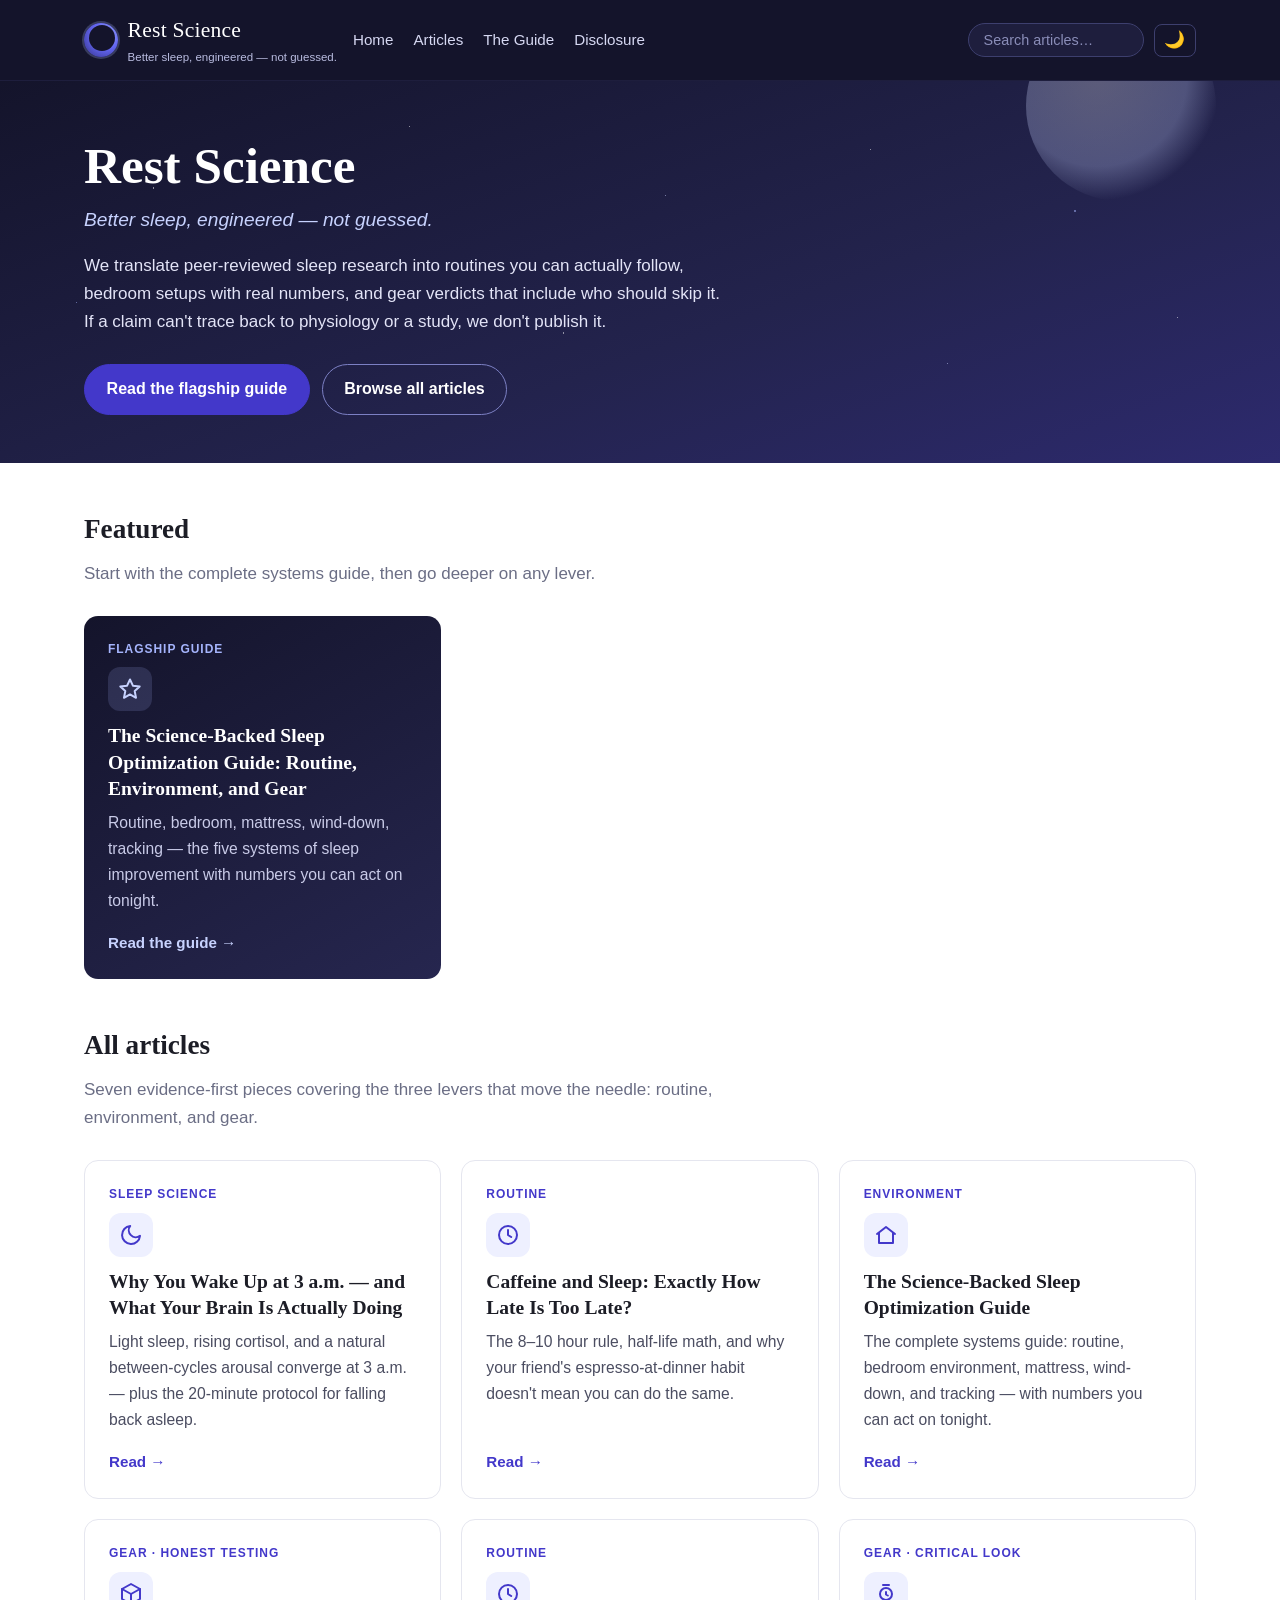
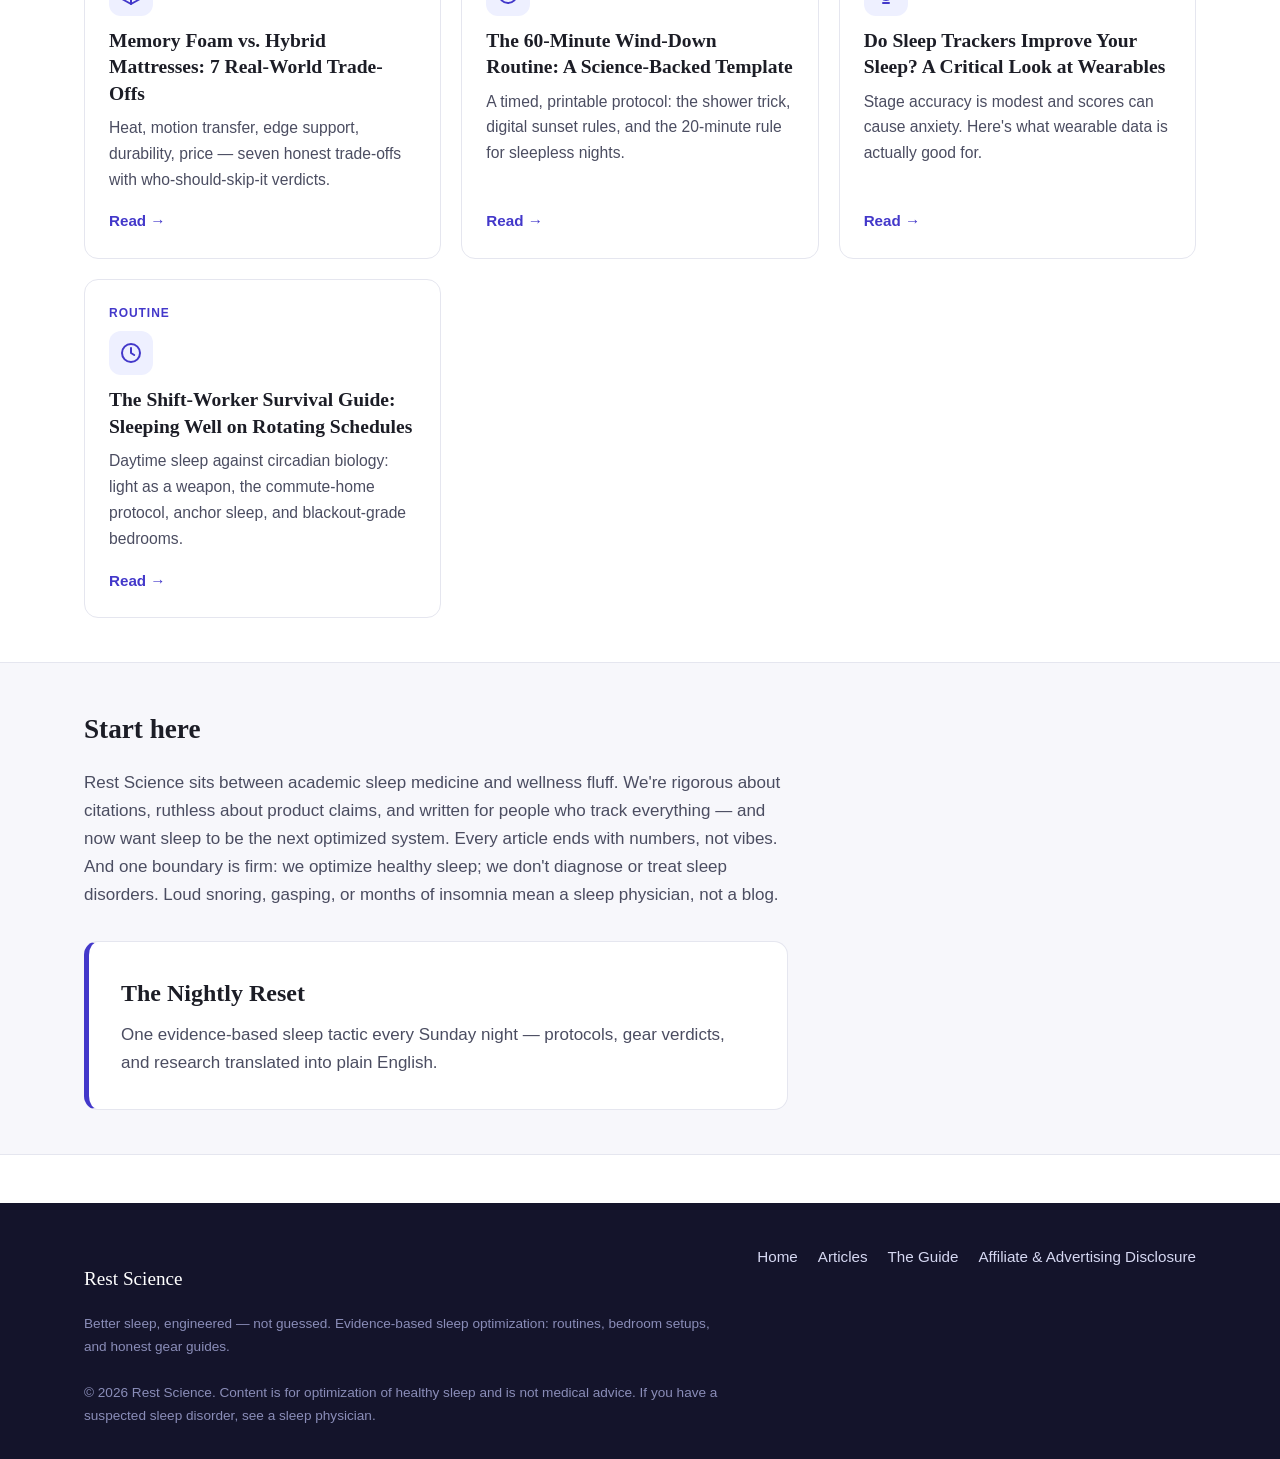
<file: index.html>
<!DOCTYPE html>
<html lang="en">
<head>
  <meta charset="utf-8">
  <meta name="viewport" content="width=device-width, initial-scale=1">
  <title>Rest Science — Better Sleep, Engineered, Not Guessed</title>
  <meta name="description" content="Rest Science turns peer-reviewed sleep research into practical routines, bedroom setups, and honest gear guides. Evidence-first sleep optimization — no vibes, no miracle gadgets.">
  <meta property="og:title" content="Rest Science — Better Sleep, Engineered, Not Guessed">
  <meta property="og:description" content="Evidence-based sleep improvement: routines, bedroom environment, and honest gear guides, all traced to real sleep physiology.">
  <meta property="og:type" content="website">
  <meta property="og:url" content="https://sleep-optimization.pages.dev/">
  <!-- MEDIVAVINE/JOURNEY: paste ad network script here -->
  <link rel="stylesheet" href="styles.css">
  <link rel="icon" href="data:image/svg+xml,<svg xmlns='http://www.w3.org/2000/svg' viewBox='0 0 100 100'><circle cx='50' cy='50' r='44' fill='%234338ca'/><path d='M64 22a30 30 0 1 0 14 56 34 34 0 0 1-14-56z' fill='%2314142b'/></svg>">
</head>
<body>
  <a class="skip-link" href="#main-content">Skip to content</a>
  <header class="site-header">
    <div class="wrap">
      <a class="brand" href="index.html" aria-label="Rest Science home">
        <span class="brand-mark" aria-hidden="true"></span>
        <span>
          <span class="brand-name">Rest Science</span>
          <span class="brand-tag">Better sleep, engineered — not guessed.</span>
        </span>
      </a>
            <nav class="main-nav" id="mainNav" aria-label="Main navigation">
        <ul>
          <li><a href="index.html">Home</a></li>
          <li><a href="index.html#articles">Articles</a></li>
          <li><a href="articles/the-science-backed-sleep-optimization-guide.html">The Guide</a></li>
          <li><a href="disclosure.html">Disclosure</a></li>
        </ul>
      </nav>
      <div class="header-actions">
        <div class="site-search">
          <input type="search" id="siteSearch" placeholder="Search articles&hellip;" autocomplete="off" aria-label="Search articles">
          <ul class="search-results" id="searchResults" role="listbox" aria-label="Search results" hidden></ul>
        </div>
        <button class="theme-toggle" id="themeToggle" aria-label="Switch to dark mode" aria-pressed="false">&#x1F319;</button>
        <button class="nav-toggle" aria-label="Toggle navigation" aria-expanded="false" aria-controls="mainNav">☰</button>
      </div>
    </div>
  </header>

  <main id="main-content">
    <section class="hero">
      <div class="hero-inner">
        <h1>Rest Science</h1>
        <p class="tagline">Better sleep, engineered — not guessed.</p>
        <p class="pitch">We translate peer-reviewed sleep research into routines you can actually follow, bedroom setups with real numbers, and gear verdicts that include who should skip it. If a claim can't trace back to physiology or a study, we don't publish it.</p>
        <div class="btn-row">
          <a class="btn" href="articles/the-science-backed-sleep-optimization-guide.html">Read the flagship guide</a>
          <a class="btn btn-ghost" href="#articles">Browse all articles</a>
        </div>
      </div>
    </section>

    <section class="section" aria-labelledby="featured-heading">
      <div class="wrap">
        <h2 class="section-title" id="featured-heading">Featured</h2>
        <p class="section-sub">Start with the complete systems guide, then go deeper on any lever.</p>
        <div class="card-grid">
          <article class="card card-featured">
            <span class="card-kicker">Flagship guide</span>
            <div class="card-art" aria-hidden="true"><svg viewBox="0 0 24 24" fill="none" stroke="currentColor" stroke-width="2" stroke-linecap="round" stroke-linejoin="round"><path d="M12 2.5l2.9 6.2 6.8.8-5 4.6 1.3 6.7L12 17.4 6 20.8l1.3-6.7-5-4.6 6.8-.8z"/></svg></div>
            <h3><a href="articles/the-science-backed-sleep-optimization-guide.html">The Science-Backed Sleep Optimization Guide: Routine, Environment, and Gear</a></h3>
            <p>Routine, bedroom, mattress, wind-down, tracking — the five systems of sleep improvement with numbers you can act on tonight.</p>
            <a class="read-more" href="articles/the-science-backed-sleep-optimization-guide.html">Read the guide →</a>
          </article>
        </div>
      </div>
    </section>

    <section class="section" id="articles" aria-labelledby="articles-heading" style="padding-top:0">
      <div class="wrap">
        <h2 class="section-title" id="articles-heading">All articles</h2>
        <p class="section-sub">Seven evidence-first pieces covering the three levers that move the needle: routine, environment, and gear.</p>
        <div class="card-grid">
          <article class="card">
            <span class="card-kicker">Sleep science</span>
            <div class="card-art" aria-hidden="true"><svg viewBox="0 0 24 24" fill="none" stroke="currentColor" stroke-width="2" stroke-linecap="round" stroke-linejoin="round"><path d="M21 12.8A9 9 0 1 1 11.2 3a7 7 0 0 0 9.8 9.8z"/></svg></div>
            <h3><a href="articles/why-you-wake-up-at-3am-and-what-your-brain-is-actually-doing.html">Why You Wake Up at 3 a.m. — and What Your Brain Is Actually Doing</a></h3>
            <p>Light sleep, rising cortisol, and a natural between-cycles arousal converge at 3 a.m. — plus the 20-minute protocol for falling back asleep.</p>
            <a class="read-more" href="articles/why-you-wake-up-at-3am-and-what-your-brain-is-actually-doing.html">Read →</a>
          </article>
          <article class="card">
            <span class="card-kicker">Routine</span>
            <div class="card-art" aria-hidden="true"><svg viewBox="0 0 24 24" fill="none" stroke="currentColor" stroke-width="2" stroke-linecap="round" stroke-linejoin="round"><circle cx="12" cy="12" r="9"/><path d="M12 7v5l3.2 2"/></svg></div>
            <h3><a href="articles/caffeine-and-sleep-exactly-how-late-is-too-late.html">Caffeine and Sleep: Exactly How Late Is Too Late?</a></h3>
            <p>The 8–10 hour rule, half-life math, and why your friend's espresso-at-dinner habit doesn't mean you can do the same.</p>
            <a class="read-more" href="articles/caffeine-and-sleep-exactly-how-late-is-too-late.html">Read →</a>
          </article>
          <article class="card">
            <span class="card-kicker">Environment</span>
            <div class="card-art" aria-hidden="true"><svg viewBox="0 0 24 24" fill="none" stroke="currentColor" stroke-width="2" stroke-linecap="round" stroke-linejoin="round"><path d="M3 11l9-7 9 7"/><path d="M5 10v10h14V10"/></svg></div>
            <h3><a href="articles/the-science-backed-sleep-optimization-guide.html">The Science-Backed Sleep Optimization Guide</a></h3>
            <p>The complete systems guide: routine, bedroom environment, mattress, wind-down, and tracking — with numbers you can act on tonight.</p>
            <a class="read-more" href="articles/the-science-backed-sleep-optimization-guide.html">Read →</a>
          </article>
          <article class="card">
            <span class="card-kicker">Gear · honest testing</span>
            <div class="card-art" aria-hidden="true"><svg viewBox="0 0 24 24" fill="none" stroke="currentColor" stroke-width="2" stroke-linecap="round" stroke-linejoin="round"><path d="M12 2l9 5v10l-9 5-9-5V7z"/><path d="M12 22V12"/><path d="M3 7l9 5 9-5"/></svg></div>
            <h3><a href="articles/memory-foam-vs-hybrid-mattresses-7-real-world-trade-offs.html">Memory Foam vs. Hybrid Mattresses: 7 Real-World Trade-Offs</a></h3>
            <p>Heat, motion transfer, edge support, durability, price — seven honest trade-offs with who-should-skip-it verdicts.</p>
            <a class="read-more" href="articles/memory-foam-vs-hybrid-mattresses-7-real-world-trade-offs.html">Read →</a>
          </article>
          <article class="card">
            <span class="card-kicker">Routine</span>
            <div class="card-art" aria-hidden="true"><svg viewBox="0 0 24 24" fill="none" stroke="currentColor" stroke-width="2" stroke-linecap="round" stroke-linejoin="round"><circle cx="12" cy="12" r="9"/><path d="M12 7v5l3.2 2"/></svg></div>
            <h3><a href="articles/the-60-minute-wind-down-routine-a-science-backed-template.html">The 60-Minute Wind-Down Routine: A Science-Backed Template</a></h3>
            <p>A timed, printable protocol: the shower trick, digital sunset rules, and the 20-minute rule for sleepless nights.</p>
            <a class="read-more" href="articles/the-60-minute-wind-down-routine-a-science-backed-template.html">Read →</a>
          </article>
          <article class="card">
            <span class="card-kicker">Gear · critical look</span>
            <div class="card-art" aria-hidden="true"><svg viewBox="0 0 24 24" fill="none" stroke="currentColor" stroke-width="2" stroke-linecap="round" stroke-linejoin="round"><circle cx="12" cy="12" r="6"/><path d="M12 10v2.5l1.8 1"/><path d="M9 3h6M9 21h6"/></svg></div>
            <h3><a href="articles/do-sleep-trackers-improve-your-sleep-a-critical-look-at-wearables.html">Do Sleep Trackers Improve Your Sleep? A Critical Look at Wearables</a></h3>
            <p>Stage accuracy is modest and scores can cause anxiety. Here's what wearable data is actually good for.</p>
            <a class="read-more" href="articles/do-sleep-trackers-improve-your-sleep-a-critical-look-at-wearables.html">Read →</a>
          </article>
          <article class="card">
            <span class="card-kicker">Routine</span>
            <div class="card-art" aria-hidden="true"><svg viewBox="0 0 24 24" fill="none" stroke="currentColor" stroke-width="2" stroke-linecap="round" stroke-linejoin="round"><circle cx="12" cy="12" r="9"/><path d="M12 7v5l3.2 2"/></svg></div>
            <h3><a href="articles/the-shift-worker-survival-guide.html">The Shift-Worker Survival Guide: Sleeping Well on Rotating Schedules</a></h3>
            <p>Daytime sleep against circadian biology: light as a weapon, the commute-home protocol, anchor sleep, and blackout-grade bedrooms.</p>
            <a class="read-more" href="articles/the-shift-worker-survival-guide.html">Read →</a>
          </article>
        </div>
      </div>
    </section>

    <section class="section band" aria-labelledby="start-heading">
      <div class="wrap">
        <div class="start-here">
          <h2 id="start-heading">Start here</h2>
          <p>Rest Science sits between academic sleep medicine and wellness fluff. We're rigorous about citations, ruthless about product claims, and written for people who track everything — and now want sleep to be the next optimized system. Every article ends with numbers, not vibes. And one boundary is firm: we optimize healthy sleep; we don't diagnose or treat sleep disorders. Loud snoring, gasping, or months of insomnia mean a sleep physician, not a blog.</p>
        </div>
        <div class="newsletter-card">
          <h2>The Nightly Reset</h2>
          <p>One evidence-based sleep tactic every Sunday night — protocols, gear verdicts, and research translated into plain English.</p>
          <!-- NEWSLETTER: paste Beehiiv/Substack embed here -->
        </div>
      </div>
    </section>
  </main>

  <footer class="site-footer">
    <div class="wrap">
      <div>
        <p class="footer-brand">Rest Science</p>
        <p class="footer-note">Better sleep, engineered — not guessed. Evidence-based sleep optimization: routines, bedroom setups, and honest gear guides.</p>
      </div>
      <nav class="footer-nav" aria-label="Footer navigation">
        <ul>
          <li><a href="index.html">Home</a></li>
          <li><a href="index.html#articles">Articles</a></li>
          <li><a href="articles/the-science-backed-sleep-optimization-guide.html">The Guide</a></li>
          <li><a href="disclosure.html">Affiliate &amp; Advertising Disclosure</a></li>
        </ul>
      </nav>
      <p class="footer-copy">© 2026 Rest Science. Content is for optimization of healthy sleep and is not medical advice. If you have a suspected sleep disorder, see a sleep physician.</p>
    </div>
  </footer>

  <script src="assets/site.js"></script>
</body>
</html>
</file>
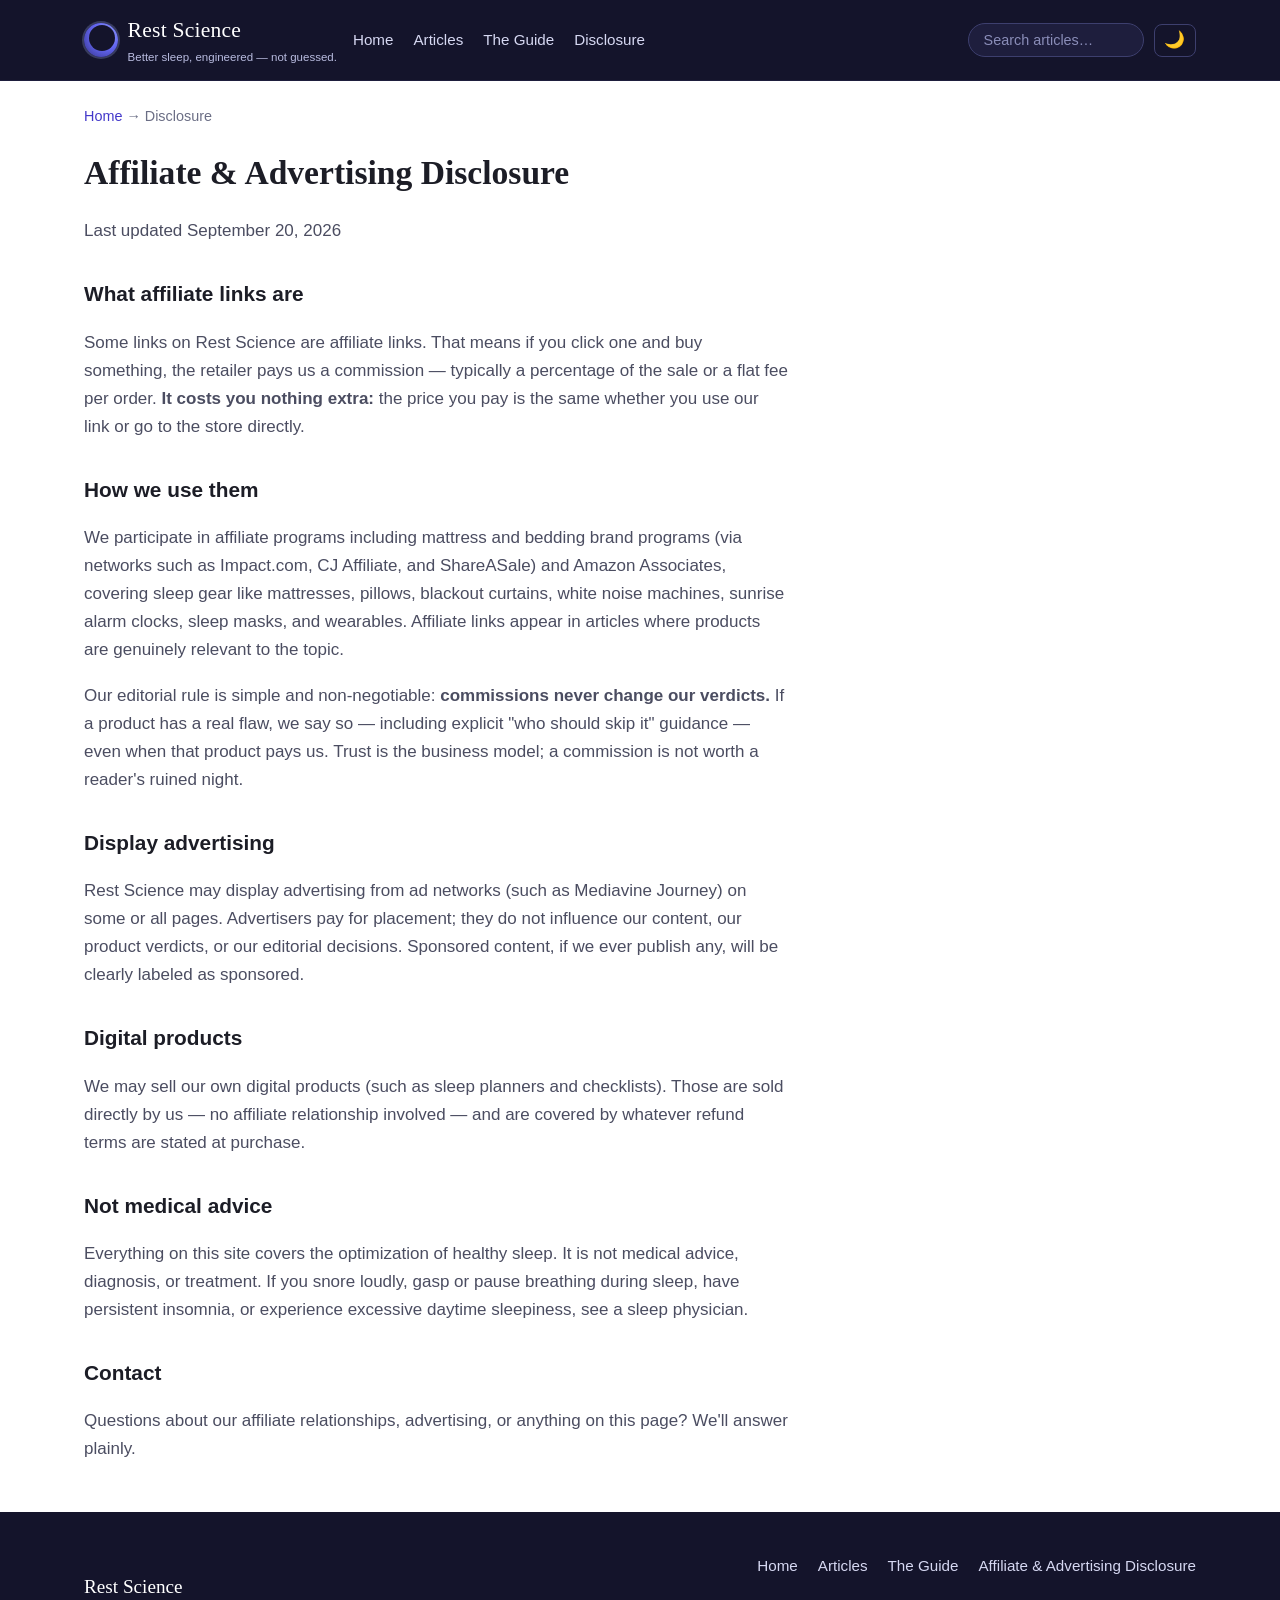
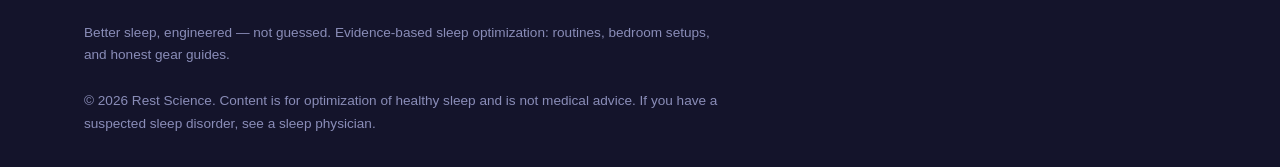
<file: disclosure.html>
<!DOCTYPE html>
<html lang="en">
<head>
  <meta charset="utf-8">
  <meta name="viewport" content="width=device-width, initial-scale=1">
  <title>Affiliate &amp; Advertising Disclosure | Rest Science</title>
  <meta name="description" content="Rest Science's plain-English disclosure: how affiliate links work, that we may earn commissions at no extra cost to you, that display ads may appear, and how to contact us.">
  <meta property="og:title" content="Affiliate &amp; Advertising Disclosure | Rest Science">
  <meta property="og:description" content="Plain-English disclosure of affiliate relationships and advertising on Rest Science.">
  <meta property="og:type" content="website">
  <meta property="og:url" content="https://sleep-optimization.pages.dev/disclosure.html">
  <!-- MEDIVAVINE/JOURNEY: paste ad network script here -->
  <link rel="stylesheet" href="styles.css">
  <link rel="icon" href="data:image/svg+xml,<svg xmlns='http://www.w3.org/2000/svg' viewBox='0 0 100 100'><circle cx='50' cy='50' r='44' fill='%234338ca'/><path d='M64 22a30 30 0 1 0 14 56 34 34 0 0 1-14-56z' fill='%2314142b'/></svg>">
</head>
<body>
  <a class="skip-link" href="#main-content">Skip to content</a>
  <header class="site-header">
    <div class="wrap">
      <a class="brand" href="index.html" aria-label="Rest Science home">
        <span class="brand-mark" aria-hidden="true"></span>
        <span>
          <span class="brand-name">Rest Science</span>
          <span class="brand-tag">Better sleep, engineered — not guessed.</span>
        </span>
      </a>
            <nav class="main-nav" id="mainNav" aria-label="Main navigation">
        <ul>
          <li><a href="index.html">Home</a></li>
          <li><a href="index.html#articles">Articles</a></li>
          <li><a href="articles/the-science-backed-sleep-optimization-guide.html">The Guide</a></li>
          <li><a href="disclosure.html">Disclosure</a></li>
        </ul>
      </nav>
      <div class="header-actions">
        <div class="site-search">
          <input type="search" id="siteSearch" placeholder="Search articles&hellip;" autocomplete="off" aria-label="Search articles">
          <ul class="search-results" id="searchResults" role="listbox" aria-label="Search results" hidden></ul>
        </div>
        <button class="theme-toggle" id="themeToggle" aria-label="Switch to dark mode" aria-pressed="false">&#x1F319;</button>
        <button class="nav-toggle" aria-label="Toggle navigation" aria-expanded="false" aria-controls="mainNav">☰</button>
      </div>
    </div>
  </header>

  <main id="main-content">
    <div class="wrap">
      <p class="breadcrumb"><a href="index.html">Home</a> → Disclosure</p>
      <article class="disclosure-body">
        <h1>Affiliate &amp; Advertising Disclosure</h1>
        <p><time datetime="2026-09-20">Last updated September 20, 2026</time></p>

        <h2>What affiliate links are</h2>
        <p>Some links on Rest Science are affiliate links. That means if you click one and buy something, the retailer pays us a commission — typically a percentage of the sale or a flat fee per order. <strong>It costs you nothing extra:</strong> the price you pay is the same whether you use our link or go to the store directly.</p>

        <h2>How we use them</h2>
        <p>We participate in affiliate programs including mattress and bedding brand programs (via networks such as Impact.com, CJ Affiliate, and ShareASale) and Amazon Associates, covering sleep gear like mattresses, pillows, blackout curtains, white noise machines, sunrise alarm clocks, sleep masks, and wearables. Affiliate links appear in articles where products are genuinely relevant to the topic.</p>
        <p>Our editorial rule is simple and non-negotiable: <strong>commissions never change our verdicts.</strong> If a product has a real flaw, we say so — including explicit "who should skip it" guidance — even when that product pays us. Trust is the business model; a commission is not worth a reader's ruined night.</p>

        <h2>Display advertising</h2>
        <p>Rest Science may display advertising from ad networks (such as Mediavine Journey) on some or all pages. Advertisers pay for placement; they do not influence our content, our product verdicts, or our editorial decisions. Sponsored content, if we ever publish any, will be clearly labeled as sponsored.</p>

        <h2>Digital products</h2>
        <p>We may sell our own digital products (such as sleep planners and checklists). Those are sold directly by us — no affiliate relationship involved — and are covered by whatever refund terms are stated at purchase.</p>

        <h2>Not medical advice</h2>
        <p>Everything on this site covers the optimization of healthy sleep. It is not medical advice, diagnosis, or treatment. If you snore loudly, gasp or pause breathing during sleep, have persistent insomnia, or experience excessive daytime sleepiness, see a sleep physician.</p>

        <h2>Contact</h2>
        <p>Questions about our affiliate relationships, advertising, or anything on this page? We'll answer plainly.</p>
      </article>
    </div>
  </main>

  <footer class="site-footer">
    <div class="wrap">
      <div>
        <p class="footer-brand">Rest Science</p>
        <p class="footer-note">Better sleep, engineered — not guessed. Evidence-based sleep optimization: routines, bedroom setups, and honest gear guides.</p>
      </div>
      <nav class="footer-nav" aria-label="Footer navigation">
        <ul>
          <li><a href="index.html">Home</a></li>
          <li><a href="index.html#articles">Articles</a></li>
          <li><a href="articles/the-science-backed-sleep-optimization-guide.html">The Guide</a></li>
          <li><a href="disclosure.html">Affiliate &amp; Advertising Disclosure</a></li>
        </ul>
      </nav>
      <p class="footer-copy">© 2026 Rest Science. Content is for optimization of healthy sleep and is not medical advice. If you have a suspected sleep disorder, see a sleep physician.</p>
    </div>
  </footer>

  <script src="assets/site.js"></script>
</body>
</html>
</file>
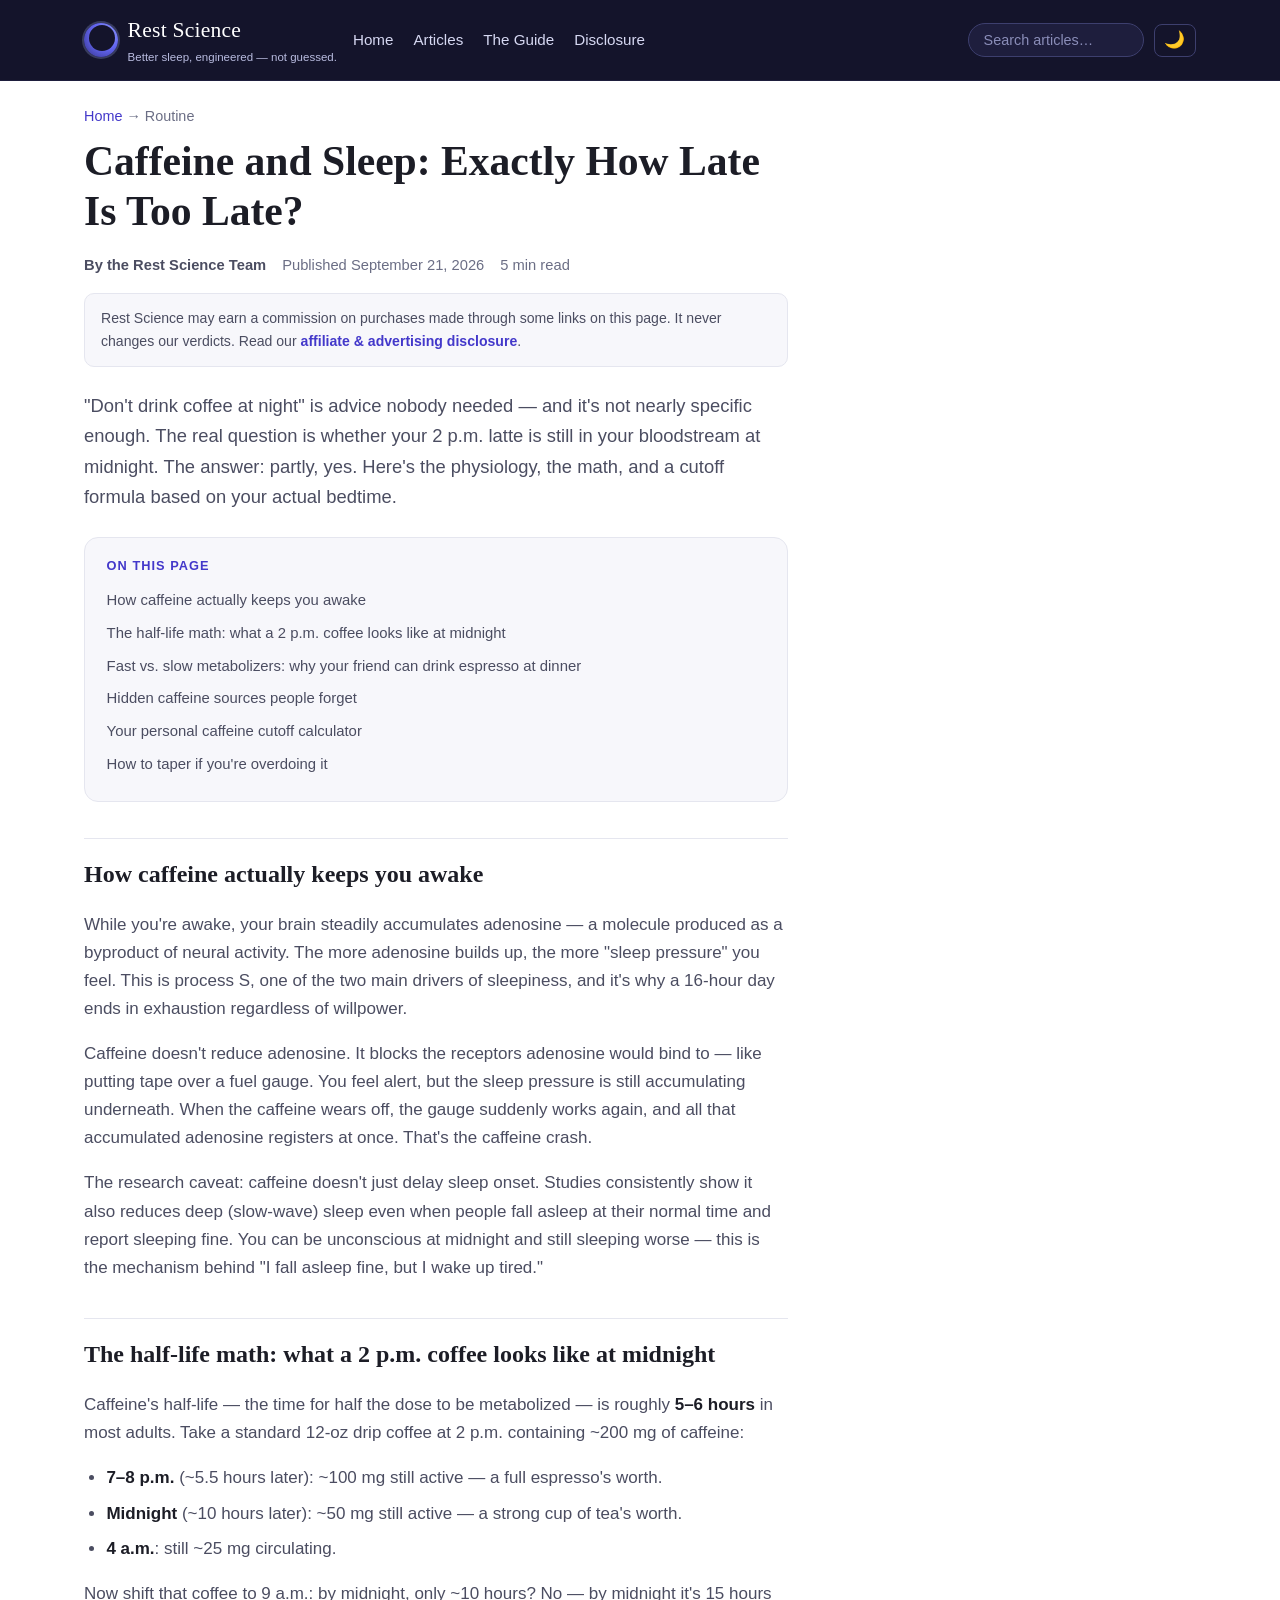
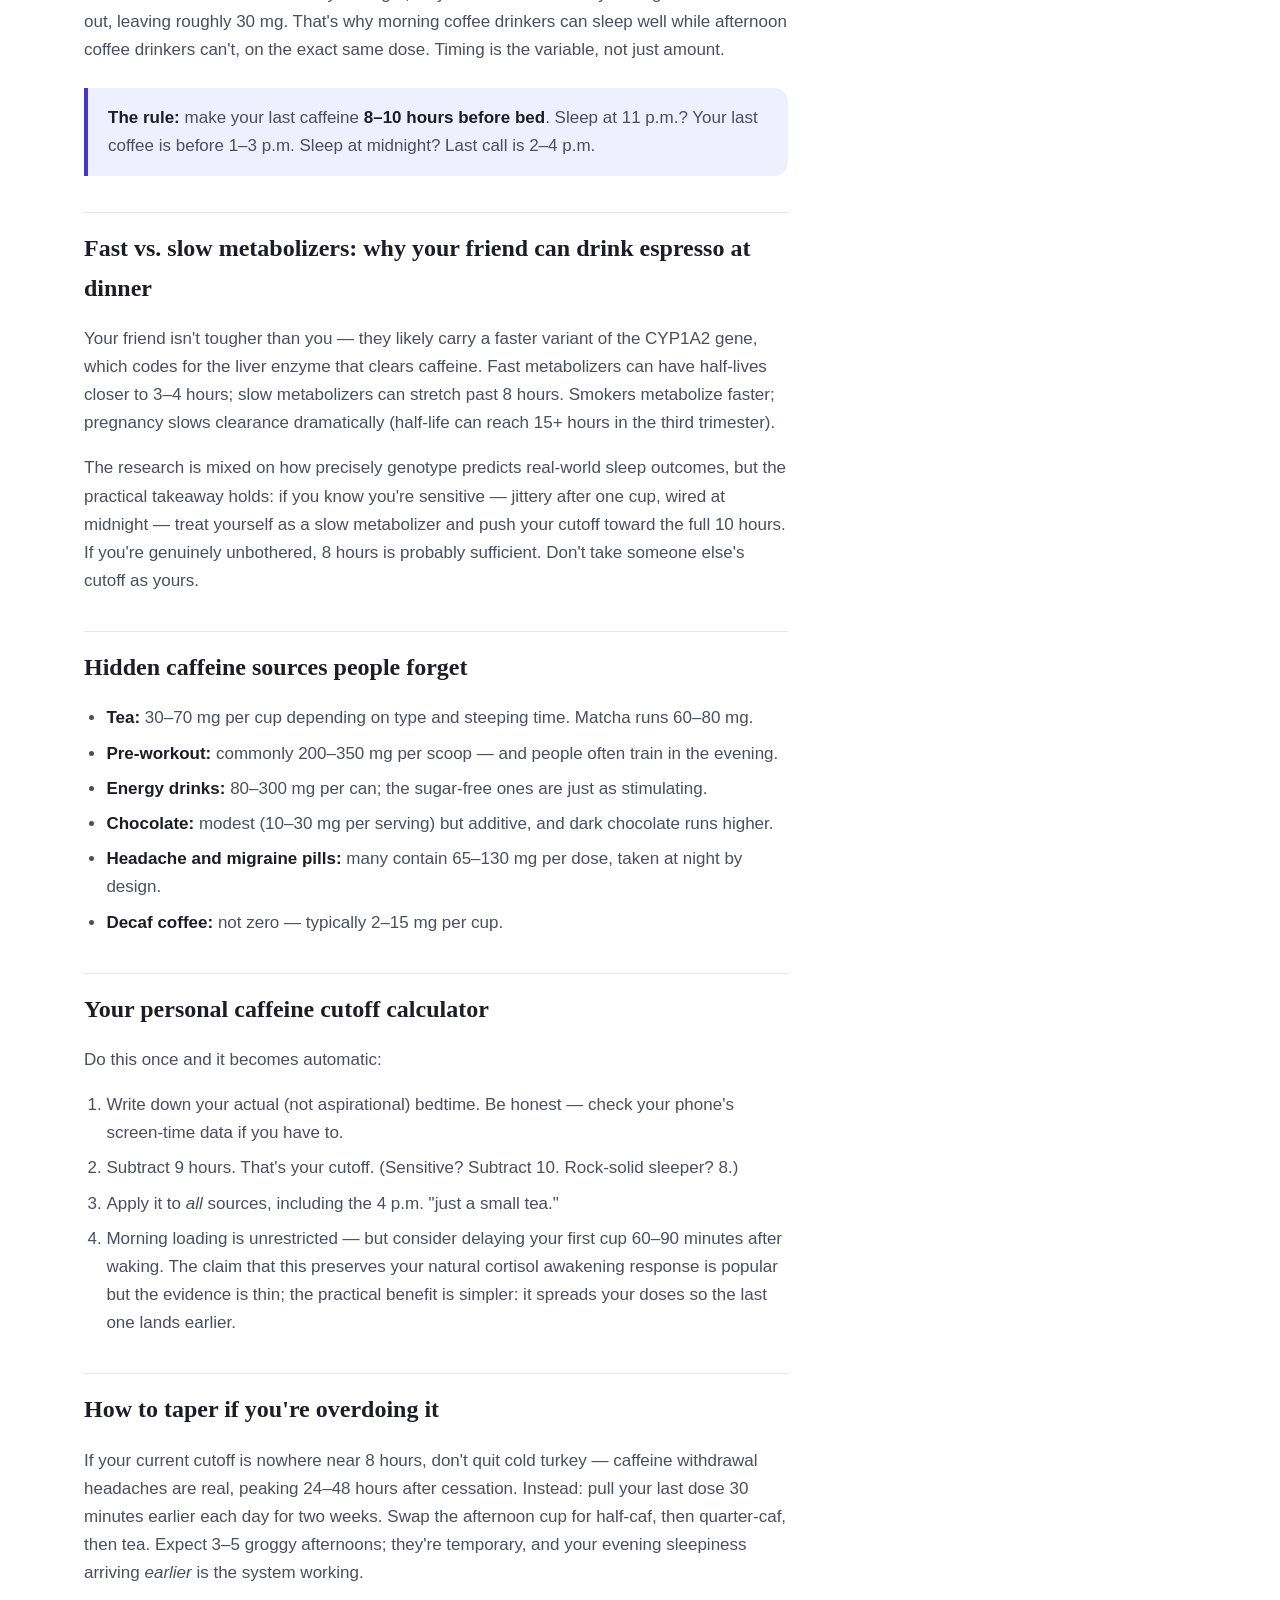
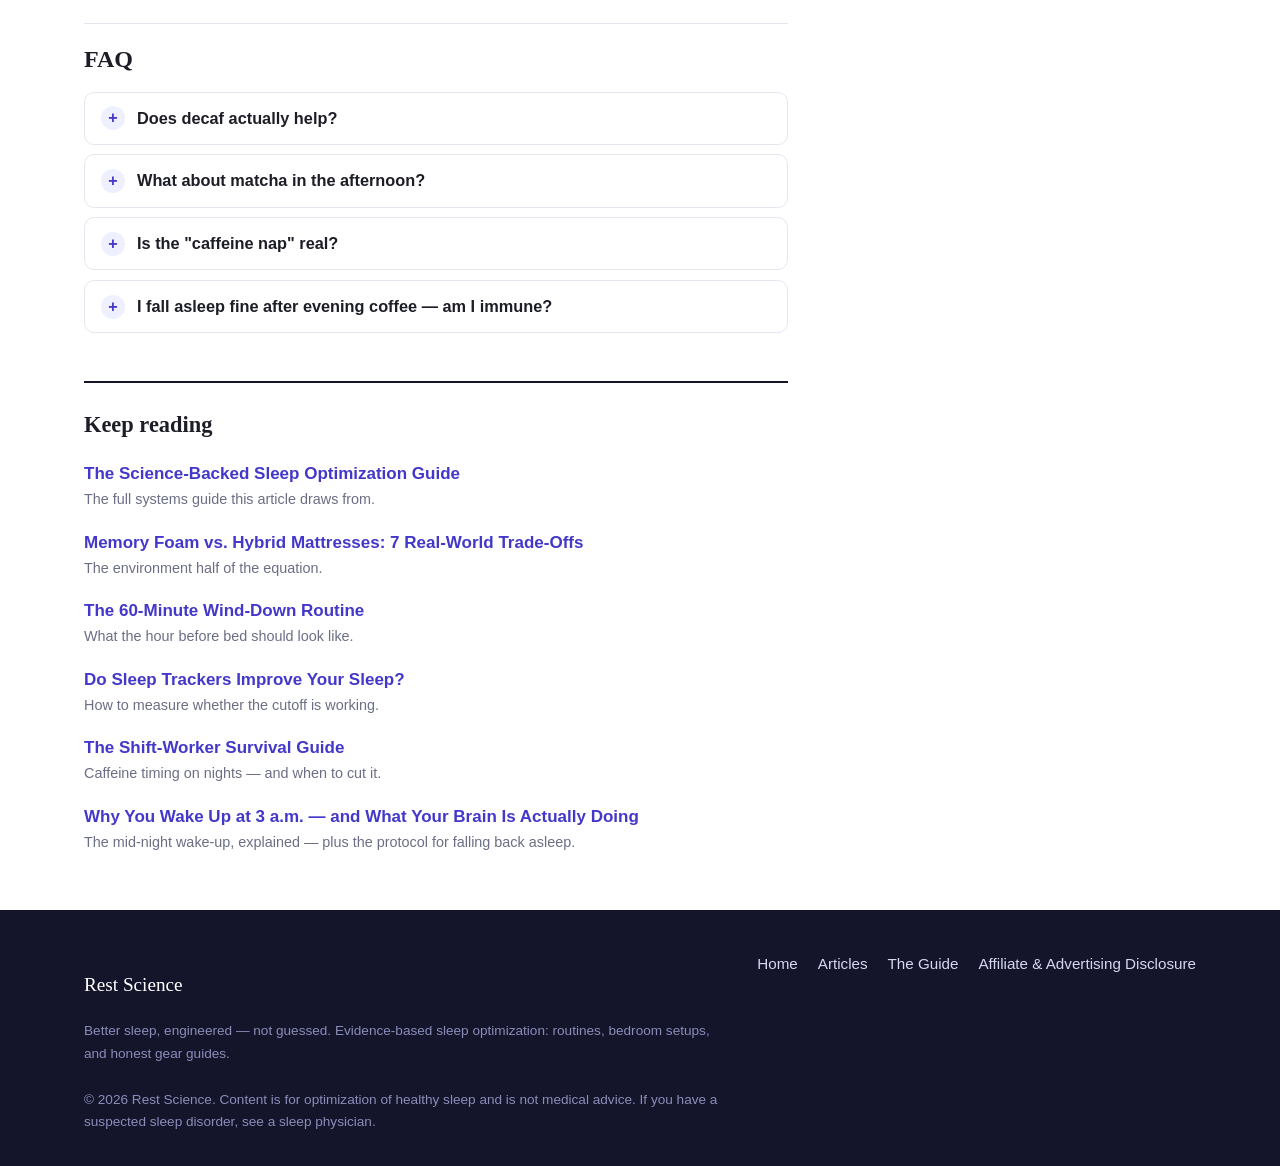
<file: articles/caffeine-and-sleep-exactly-how-late-is-too-late.html>
<!DOCTYPE html>
<html lang="en">
<head>
  <meta charset="utf-8">
  <meta name="viewport" content="width=device-width, initial-scale=1">
  <title>Caffeine and Sleep: Exactly How Late Is Too Late? | Rest Science</title>
  <meta name="description" content="Caffeine blocks adenosine receptors and has a 5–6 hour half-life — so a 2 p.m. coffee is still a quarter-active at midnight. Learn the 8–10 hour rule, fast vs. slow metabolizers, hidden sources, and your personal caffeine cutoff.">
  <meta property="og:title" content="Caffeine and Sleep: Exactly How Late Is Too Late?">
  <meta property="og:description" content="The 8–10 hour rule, half-life math, and a personal caffeine cutoff formula based on your bedtime.">
  <meta property="og:type" content="article">
  <meta property="og:url" content="https://sleep-optimization.pages.dev/articles/caffeine-and-sleep-exactly-how-late-is-too-late.html">
  <!-- MEDIVAVINE/JOURNEY: paste ad network script here -->
  <link rel="stylesheet" href="../styles.css">
  <link rel="icon" href="data:image/svg+xml,<svg xmlns='http://www.w3.org/2000/svg' viewBox='0 0 100 100'><circle cx='50' cy='50' r='44' fill='%234338ca'/><path d='M64 22a30 30 0 1 0 14 56 34 34 0 0 1-14-56z' fill='%2314142b'/></svg>">
</head>
<body>
  <a class="skip-link" href="#main-content">Skip to content</a>
  <header class="site-header">
    <div class="wrap">
      <a class="brand" href="../index.html" aria-label="Rest Science home">
        <span class="brand-mark" aria-hidden="true"></span>
        <span>
          <span class="brand-name">Rest Science</span>
          <span class="brand-tag">Better sleep, engineered — not guessed.</span>
        </span>
      </a>
            <nav class="main-nav" id="mainNav" aria-label="Main navigation">
        <ul>
          <li><a href="../index.html">Home</a></li>
          <li><a href="../index.html#articles">Articles</a></li>
          <li><a href="the-science-backed-sleep-optimization-guide.html">The Guide</a></li>
          <li><a href="../disclosure.html">Disclosure</a></li>
        </ul>
      </nav>
      <div class="header-actions">
        <div class="site-search">
          <input type="search" id="siteSearch" placeholder="Search articles&hellip;" autocomplete="off" aria-label="Search articles">
          <ul class="search-results" id="searchResults" role="listbox" aria-label="Search results" hidden></ul>
        </div>
        <button class="theme-toggle" id="themeToggle" aria-label="Switch to dark mode" aria-pressed="false">&#x1F319;</button>
        <button class="nav-toggle" aria-label="Toggle navigation" aria-expanded="false" aria-controls="mainNav">☰</button>
      </div>
    </div>
  </header>

  <main id="main-content">
    <div class="wrap">
      <p class="breadcrumb"><a href="../index.html">Home</a> → Routine</p>
      <article class="article-body">
        <h1>Caffeine and Sleep: Exactly How Late Is Too Late?</h1>
        <div class="byline">
          <span class="author">By the Rest Science Team</span>
          <time datetime="2026-09-21">Published September 21, 2026</time>
          <span class="read-time">5 min read</span>
        </div>
        <p class="disclosure-notice">Rest Science may earn a commission on purchases made through some links on this page. It never changes our verdicts. Read our <a href="../disclosure.html">affiliate &amp; advertising disclosure</a>.</p>
        <p class="lede">"Don't drink coffee at night" is advice nobody needed — and it's not nearly specific enough. The real question is whether your 2 p.m. latte is still in your bloodstream at midnight. The answer: partly, yes. Here's the physiology, the math, and a cutoff formula based on your actual bedtime.</p>

        <h2>How caffeine actually keeps you awake</h2>
        <p>While you're awake, your brain steadily accumulates adenosine — a molecule produced as a byproduct of neural activity. The more adenosine builds up, the more "sleep pressure" you feel. This is process S, one of the two main drivers of sleepiness, and it's why a 16-hour day ends in exhaustion regardless of willpower.</p>
        <p>Caffeine doesn't reduce adenosine. It blocks the receptors adenosine would bind to — like putting tape over a fuel gauge. You feel alert, but the sleep pressure is still accumulating underneath. When the caffeine wears off, the gauge suddenly works again, and all that accumulated adenosine registers at once. That's the caffeine crash.</p>
        <p>The research caveat: caffeine doesn't just delay sleep onset. Studies consistently show it also reduces deep (slow-wave) sleep even when people fall asleep at their normal time and report sleeping fine. You can be unconscious at midnight and still sleeping worse — this is the mechanism behind "I fall asleep fine, but I wake up tired."</p>

        <h2>The half-life math: what a 2 p.m. coffee looks like at midnight</h2>
        <p>Caffeine's half-life — the time for half the dose to be metabolized — is roughly <strong>5–6 hours</strong> in most adults. Take a standard 12-oz drip coffee at 2 p.m. containing ~200 mg of caffeine:</p>
        <ul>
          <li><strong>7–8 p.m.</strong> (~5.5 hours later): ~100 mg still active — a full espresso's worth.</li>
          <li><strong>Midnight</strong> (~10 hours later): ~50 mg still active — a strong cup of tea's worth.</li>
          <li><strong>4 a.m.</strong>: still ~25 mg circulating.</li>
        </ul>
        <p>Now shift that coffee to 9 a.m.: by midnight, only ~10 hours? No — by midnight it's 15 hours out, leaving roughly 30 mg. That's why morning coffee drinkers can sleep well while afternoon coffee drinkers can't, on the exact same dose. Timing is the variable, not just amount.</p>

        <div class="callout">
          <p><strong>The rule:</strong> make your last caffeine <strong>8–10 hours before bed</strong>. Sleep at 11 p.m.? Your last coffee is before 1–3 p.m. Sleep at midnight? Last call is 2–4 p.m.</p>
        </div>

        <h2>Fast vs. slow metabolizers: why your friend can drink espresso at dinner</h2>
        <p>Your friend isn't tougher than you — they likely carry a faster variant of the CYP1A2 gene, which codes for the liver enzyme that clears caffeine. Fast metabolizers can have half-lives closer to 3–4 hours; slow metabolizers can stretch past 8 hours. Smokers metabolize faster; pregnancy slows clearance dramatically (half-life can reach 15+ hours in the third trimester).</p>
        <p>The research is mixed on how precisely genotype predicts real-world sleep outcomes, but the practical takeaway holds: if you know you're sensitive — jittery after one cup, wired at midnight — treat yourself as a slow metabolizer and push your cutoff toward the full 10 hours. If you're genuinely unbothered, 8 hours is probably sufficient. Don't take someone else's cutoff as yours.</p>

        <h2>Hidden caffeine sources people forget</h2>
        <ul>
          <li><strong>Tea:</strong> 30–70 mg per cup depending on type and steeping time. Matcha runs 60–80 mg.</li>
          <li><strong>Pre-workout:</strong> commonly 200–350 mg per scoop — and people often train in the evening.</li>
          <li><strong>Energy drinks:</strong> 80–300 mg per can; the sugar-free ones are just as stimulating.</li>
          <li><strong>Chocolate:</strong> modest (10–30 mg per serving) but additive, and dark chocolate runs higher.</li>
          <li><strong>Headache and migraine pills:</strong> many contain 65–130 mg per dose, taken at night by design.</li>
          <li><strong>Decaf coffee:</strong> not zero — typically 2–15 mg per cup.</li>
        </ul>

        <h2>Your personal caffeine cutoff calculator</h2>
        <p>Do this once and it becomes automatic:</p>
        <ol>
          <li>Write down your actual (not aspirational) bedtime. Be honest — check your phone's screen-time data if you have to.</li>
          <li>Subtract 9 hours. That's your cutoff. (Sensitive? Subtract 10. Rock-solid sleeper? 8.)</li>
          <li>Apply it to <em>all</em> sources, including the 4 p.m. "just a small tea."</li>
          <li>Morning loading is unrestricted — but consider delaying your first cup 60–90 minutes after waking. The claim that this preserves your natural cortisol awakening response is popular but the evidence is thin; the practical benefit is simpler: it spreads your doses so the last one lands earlier.</li>
        </ol>

        <h2>How to taper if you're overdoing it</h2>
        <p>If your current cutoff is nowhere near 8 hours, don't quit cold turkey — caffeine withdrawal headaches are real, peaking 24–48 hours after cessation. Instead: pull your last dose 30 minutes earlier each day for two weeks. Swap the afternoon cup for half-caf, then quarter-caf, then tea. Expect 3–5 groggy afternoons; they're temporary, and your evening sleepiness arriving <em>earlier</em> is the system working.</p>
        <!-- AFFILIATE: half-caf coffee blends and low-caffeine teas via Amazon — optional light mention for the taper section. -->

        <div class="faq">
          <h2>FAQ</h2>
          <h3>Does decaf actually help?</h3>
          <p>Mostly, yes. The ritual (warm cup, afternoon pause) does most of the psychological work, and 2–15 mg of residual caffeine is negligible for almost everyone. Just don't drink four cups.</p>
          <h3>What about matcha in the afternoon?</h3>
          <p>Matcha contains 60–80 mg plus L-theanine, which smooths the stimulation curve. Subjectively calmer than coffee, but the caffeine math doesn't change — it still counts against your cutoff.</p>
          <h3>Is the "caffeine nap" real?</h3>
          <p>The evidence is genuinely interesting: drink coffee, immediately nap 15–20 minutes, wake as the caffeine kicks in. Small studies show improved alertness versus either alone. But timing matters — keep it before 2 p.m. or the caffeine still hurts that night's sleep.</p>
          <h3>I fall asleep fine after evening coffee — am I immune?</h3>
          <p>Probably not immune, just insensitive to the onset effect. The deep-sleep reduction still shows up in studies of self-described "unaffected" drinkers. If you want to know for sure, run two weeks with the 8-hour rule and compare morning alertness on a 1–5 scale.</p>
        </div>

        <section class="keep-reading" aria-label="Keep reading">
          <h2>Keep reading</h2>
          <ul>
            <li><a href="the-science-backed-sleep-optimization-guide.html">The Science-Backed Sleep Optimization Guide</a><span>The full systems guide this article draws from.</span></li>
            <li><a href="memory-foam-vs-hybrid-mattresses-7-real-world-trade-offs.html">Memory Foam vs. Hybrid Mattresses: 7 Real-World Trade-Offs</a><span>The environment half of the equation.</span></li>
            <li><a href="the-60-minute-wind-down-routine-a-science-backed-template.html">The 60-Minute Wind-Down Routine</a><span>What the hour before bed should look like.</span></li>
            <li><a href="do-sleep-trackers-improve-your-sleep-a-critical-look-at-wearables.html">Do Sleep Trackers Improve Your Sleep?</a><span>How to measure whether the cutoff is working.</span></li>
            <li><a href="the-shift-worker-survival-guide.html">The Shift-Worker Survival Guide</a><span>Caffeine timing on nights — and when to cut it.</span></li>
            <li><a href="why-you-wake-up-at-3am-and-what-your-brain-is-actually-doing.html">Why You Wake Up at 3 a.m. — and What Your Brain Is Actually Doing</a><span>The mid-night wake-up, explained — plus the protocol for falling back asleep.</span></li>
          </ul>
        </section>
      </article>
    </div>
  </main>

  <footer class="site-footer">
    <div class="wrap">
      <div>
        <p class="footer-brand">Rest Science</p>
        <p class="footer-note">Better sleep, engineered — not guessed. Evidence-based sleep optimization: routines, bedroom setups, and honest gear guides.</p>
      </div>
      <nav class="footer-nav" aria-label="Footer navigation">
        <ul>
          <li><a href="../index.html">Home</a></li>
          <li><a href="../index.html#articles">Articles</a></li>
          <li><a href="the-science-backed-sleep-optimization-guide.html">The Guide</a></li>
          <li><a href="../disclosure.html">Affiliate &amp; Advertising Disclosure</a></li>
        </ul>
      </nav>
      <p class="footer-copy">© 2026 Rest Science. Content is for optimization of healthy sleep and is not medical advice. If you have a suspected sleep disorder, see a sleep physician.</p>
    </div>
  </footer>

  <script src="../assets/site.js"></script>
</body>
</html>
</file>
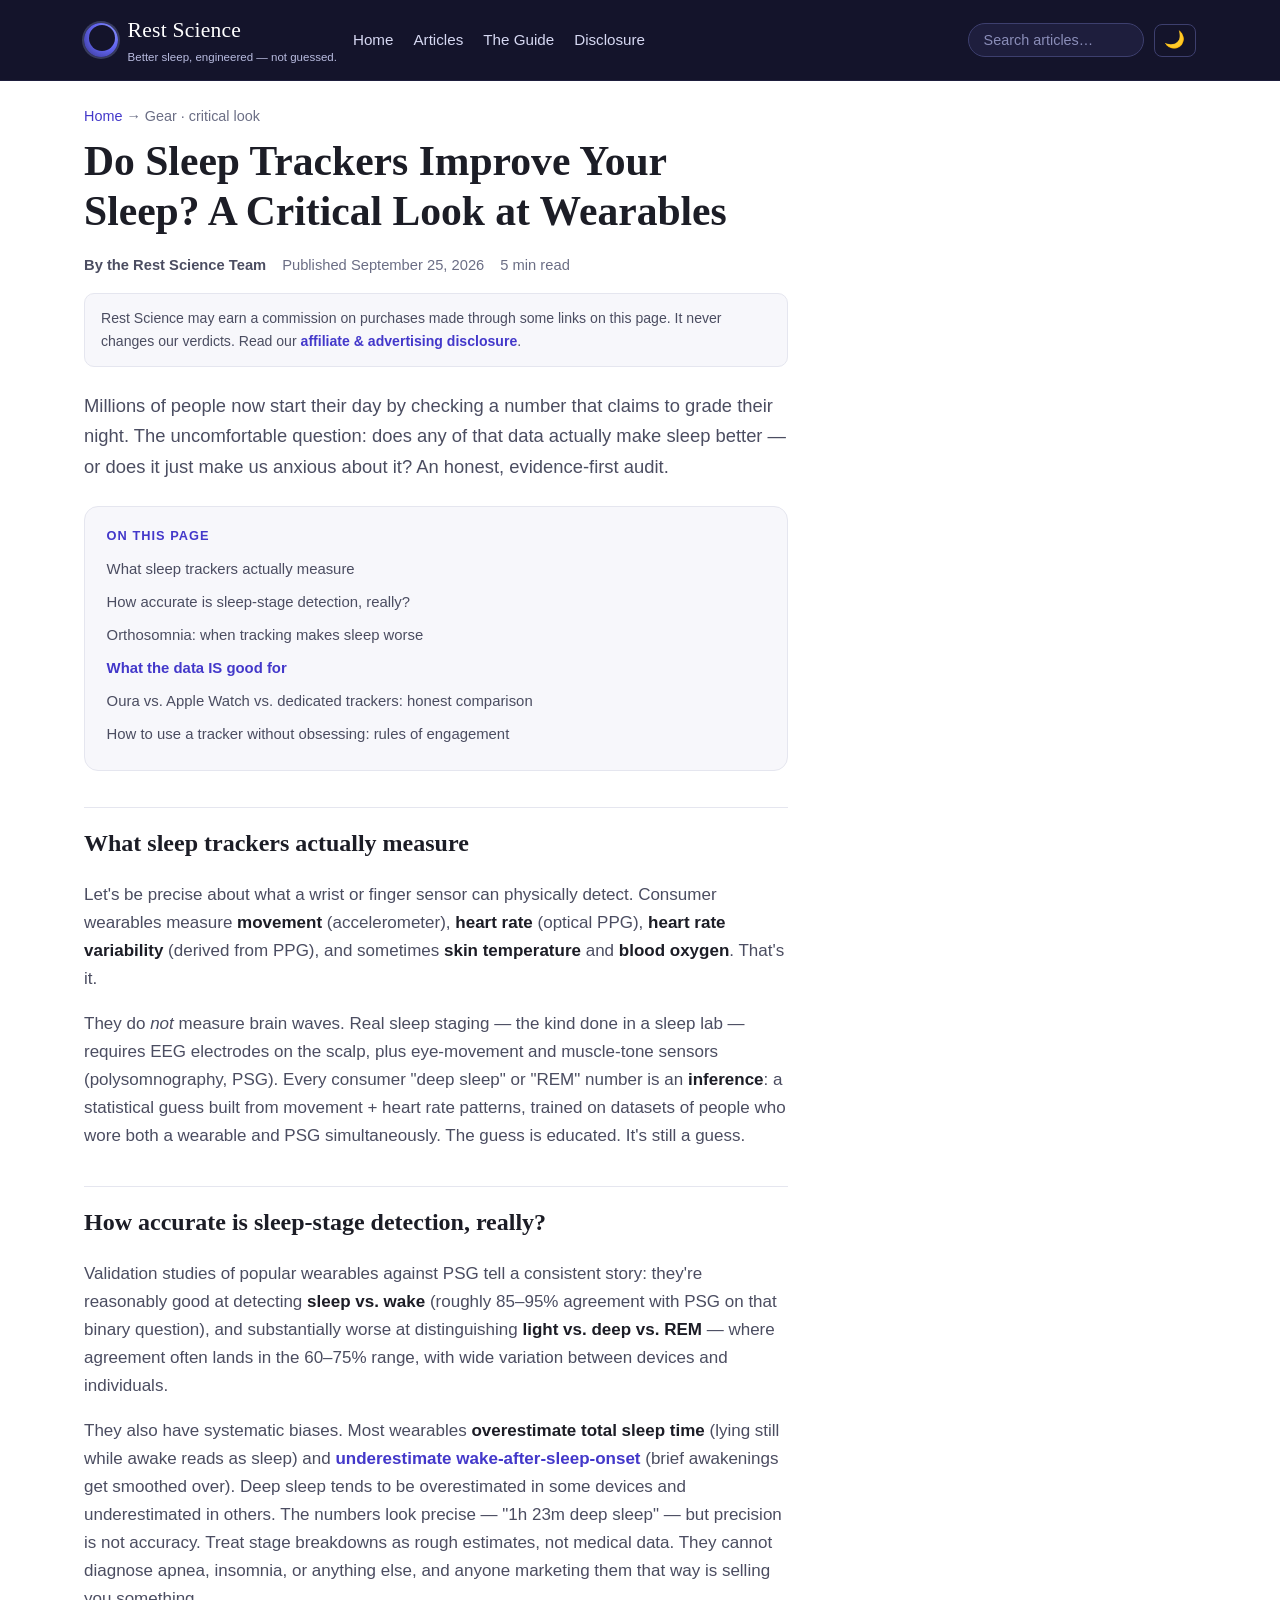
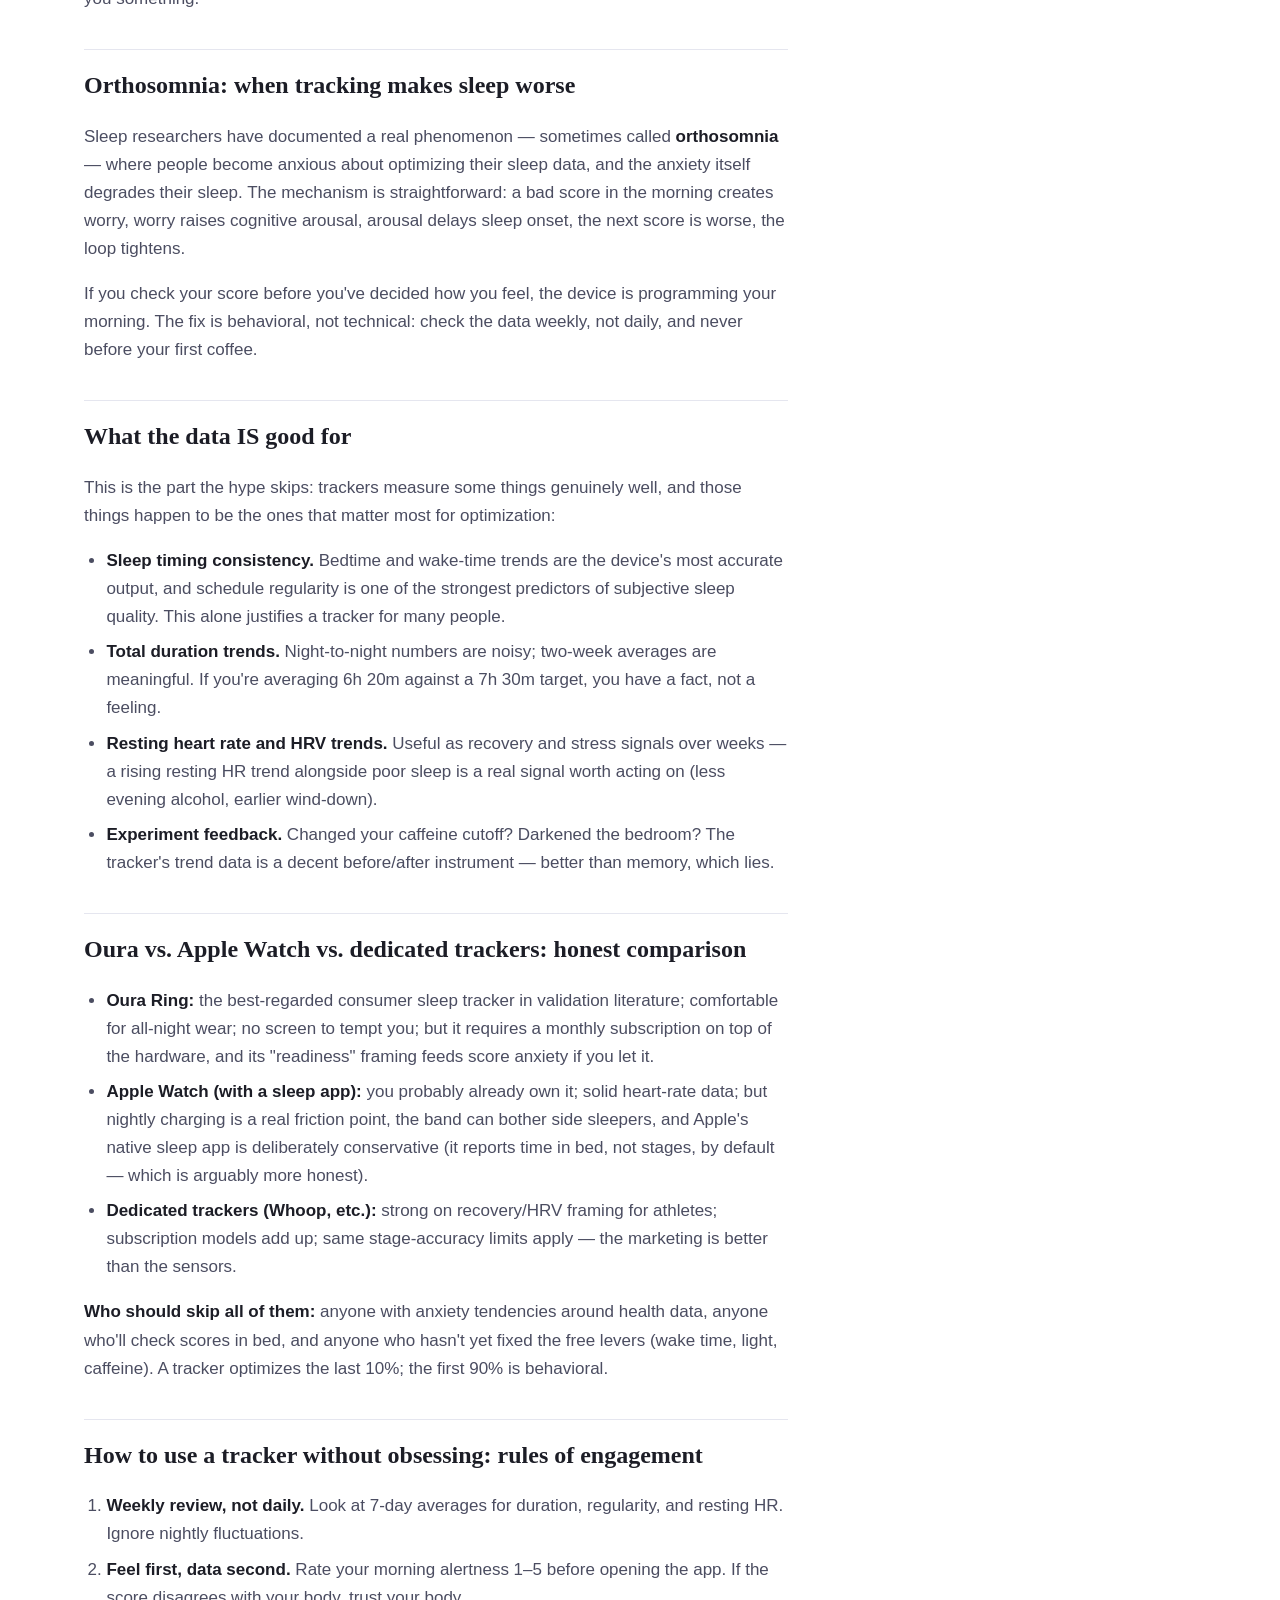
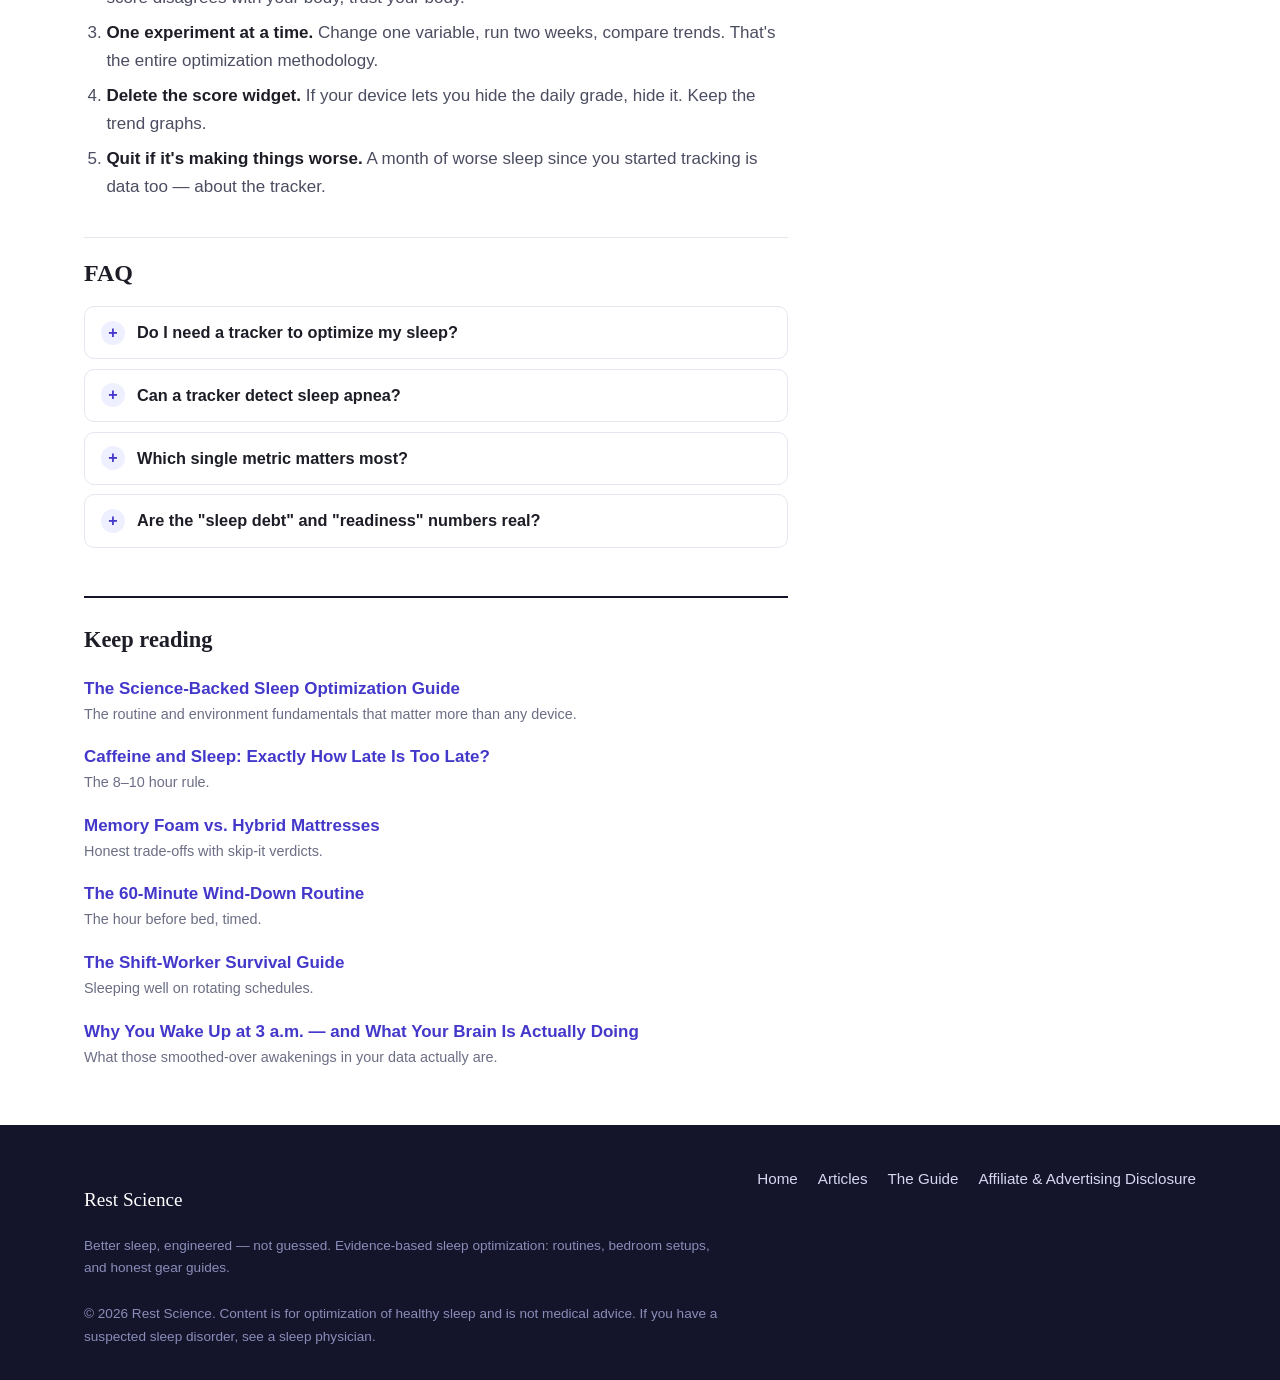
<file: articles/do-sleep-trackers-improve-your-sleep-a-critical-look-at-wearables.html>
<!DOCTYPE html>
<html lang="en">
<head>
  <meta charset="utf-8">
  <meta name="viewport" content="width=device-width, initial-scale=1">
  <title>Do Sleep Trackers Improve Your Sleep? A Critical Look at Wearables | Rest Science</title>
  <meta name="description" content="Consumer sleep-stage accuracy is modest, and sleep scores can cause anxiety (orthosomnia). An honest, evidence-first look at what wearables actually measure — and the rules for using one without obsessing.">
  <meta property="og:title" content="Do Sleep Trackers Improve Your Sleep? A Critical Look at Wearables">
  <meta property="og:description" content="Stage accuracy is modest, scores can cause anxiety. Here's what wearable sleep data is actually good for.">
  <meta property="og:type" content="article">
  <meta property="og:url" content="https://sleep-optimization.pages.dev/articles/do-sleep-trackers-improve-your-sleep-a-critical-look-at-wearables.html">
  <!-- MEDIVAVINE/JOURNEY: paste ad network script here -->
  <link rel="stylesheet" href="../styles.css">
  <link rel="icon" href="data:image/svg+xml,<svg xmlns='http://www.w3.org/2000/svg' viewBox='0 0 100 100'><circle cx='50' cy='50' r='44' fill='%234338ca'/><path d='M64 22a30 30 0 1 0 14 56 34 34 0 0 1-14-56z' fill='%2314142b'/></svg>">
</head>
<body>
  <a class="skip-link" href="#main-content">Skip to content</a>
  <header class="site-header">
    <div class="wrap">
      <a class="brand" href="../index.html" aria-label="Rest Science home">
        <span class="brand-mark" aria-hidden="true"></span>
        <span>
          <span class="brand-name">Rest Science</span>
          <span class="brand-tag">Better sleep, engineered — not guessed.</span>
        </span>
      </a>
            <nav class="main-nav" id="mainNav" aria-label="Main navigation">
        <ul>
          <li><a href="../index.html">Home</a></li>
          <li><a href="../index.html#articles">Articles</a></li>
          <li><a href="the-science-backed-sleep-optimization-guide.html">The Guide</a></li>
          <li><a href="../disclosure.html">Disclosure</a></li>
        </ul>
      </nav>
      <div class="header-actions">
        <div class="site-search">
          <input type="search" id="siteSearch" placeholder="Search articles&hellip;" autocomplete="off" aria-label="Search articles">
          <ul class="search-results" id="searchResults" role="listbox" aria-label="Search results" hidden></ul>
        </div>
        <button class="theme-toggle" id="themeToggle" aria-label="Switch to dark mode" aria-pressed="false">&#x1F319;</button>
        <button class="nav-toggle" aria-label="Toggle navigation" aria-expanded="false" aria-controls="mainNav">☰</button>
      </div>
    </div>
  </header>

  <main id="main-content">
    <div class="wrap">
      <p class="breadcrumb"><a href="../index.html">Home</a> → Gear · critical look</p>
      <article class="article-body">
        <h1>Do Sleep Trackers Improve Your Sleep? A Critical Look at Wearables</h1>
        <div class="byline">
          <span class="author">By the Rest Science Team</span>
          <time datetime="2026-09-25">Published September 25, 2026</time>
          <span class="read-time">5 min read</span>
        </div>
        <p class="disclosure-notice">Rest Science may earn a commission on purchases made through some links on this page. It never changes our verdicts. Read our <a href="../disclosure.html">affiliate &amp; advertising disclosure</a>.</p>
        <p class="lede">Millions of people now start their day by checking a number that claims to grade their night. The uncomfortable question: does any of that data actually make sleep better — or does it just make us anxious about it? An honest, evidence-first audit.</p>

        <h2>What sleep trackers actually measure</h2>
        <p>Let's be precise about what a wrist or finger sensor can physically detect. Consumer wearables measure <strong>movement</strong> (accelerometer), <strong>heart rate</strong> (optical PPG), <strong>heart rate variability</strong> (derived from PPG), and sometimes <strong>skin temperature</strong> and <strong>blood oxygen</strong>. That's it.</p>
        <p>They do <em>not</em> measure brain waves. Real sleep staging — the kind done in a sleep lab — requires EEG electrodes on the scalp, plus eye-movement and muscle-tone sensors (polysomnography, PSG). Every consumer "deep sleep" or "REM" number is an <strong>inference</strong>: a statistical guess built from movement + heart rate patterns, trained on datasets of people who wore both a wearable and PSG simultaneously. The guess is educated. It's still a guess.</p>

        <h2>How accurate is sleep-stage detection, really?</h2>
        <p>Validation studies of popular wearables against PSG tell a consistent story: they're reasonably good at detecting <strong>sleep vs. wake</strong> (roughly 85–95% agreement with PSG on that binary question), and substantially worse at distinguishing <strong>light vs. deep vs. REM</strong> — where agreement often lands in the 60–75% range, with wide variation between devices and individuals.</p>
        <p>They also have systematic biases. Most wearables <strong>overestimate total sleep time</strong> (lying still while awake reads as sleep) and <strong><a href="why-you-wake-up-at-3am-and-what-your-brain-is-actually-doing.html">underestimate wake-after-sleep-onset</a></strong> (brief awakenings get smoothed over). Deep sleep tends to be overestimated in some devices and underestimated in others. The numbers look precise — "1h 23m deep sleep" — but precision is not accuracy. Treat stage breakdowns as rough estimates, not medical data. They cannot diagnose apnea, insomnia, or anything else, and anyone marketing them that way is selling you something.</p>

        <h2>Orthosomnia: when tracking makes sleep worse</h2>
        <p>Sleep researchers have documented a real phenomenon — sometimes called <strong>orthosomnia</strong> — where people become anxious about optimizing their sleep data, and the anxiety itself degrades their sleep. The mechanism is straightforward: a bad score in the morning creates worry, worry raises cognitive arousal, arousal delays sleep onset, the next score is worse, the loop tightens.</p>
        <p>If you check your score before you've decided how you feel, the device is programming your morning. The fix is behavioral, not technical: check the data weekly, not daily, and never before your first coffee.</p>

        <h2>What the data IS good for</h2>
        <p>This is the part the hype skips: trackers measure some things genuinely well, and those things happen to be the ones that matter most for optimization:</p>
        <ul>
          <li><strong>Sleep timing consistency.</strong> Bedtime and wake-time trends are the device's most accurate output, and schedule regularity is one of the strongest predictors of subjective sleep quality. This alone justifies a tracker for many people.</li>
          <li><strong>Total duration trends.</strong> Night-to-night numbers are noisy; two-week averages are meaningful. If you're averaging 6h 20m against a 7h 30m target, you have a fact, not a feeling.</li>
          <li><strong>Resting heart rate and HRV trends.</strong> Useful as recovery and stress signals over weeks — a rising resting HR trend alongside poor sleep is a real signal worth acting on (less evening alcohol, earlier wind-down).</li>
          <li><strong>Experiment feedback.</strong> Changed your caffeine cutoff? Darkened the bedroom? The tracker's trend data is a decent before/after instrument — better than memory, which lies.</li>
        </ul>

        <h2>Oura vs. Apple Watch vs. dedicated trackers: honest comparison</h2>
        <ul>
          <li><strong>Oura Ring:</strong> the best-regarded consumer sleep tracker in validation literature; comfortable for all-night wear; no screen to tempt you; but it requires a monthly subscription on top of the hardware, and its "readiness" framing feeds score anxiety if you let it.</li>
          <li><strong>Apple Watch (with a sleep app):</strong> you probably already own it; solid heart-rate data; but nightly charging is a real friction point, the band can bother side sleepers, and Apple's native sleep app is deliberately conservative (it reports time in bed, not stages, by default — which is arguably more honest).</li>
          <li><strong>Dedicated trackers (Whoop, etc.):</strong> strong on recovery/HRV framing for athletes; subscription models add up; same stage-accuracy limits apply — the marketing is better than the sensors.</li>
        </ul>
        <p><strong>Who should skip all of them:</strong> anyone with anxiety tendencies around health data, anyone who'll check scores in bed, and anyone who hasn't yet fixed the free levers (wake time, light, caffeine). A tracker optimizes the last 10%; the first 90% is behavioral.</p>
        <!-- AFFILIATE: sleep tracker and wearable links via Amazon — Oura, Apple Watch, dedicated trackers — with honest accuracy caveats kept intact. -->

        <h2>How to use a tracker without obsessing: rules of engagement</h2>
        <ol>
          <li><strong>Weekly review, not daily.</strong> Look at 7-day averages for duration, regularity, and resting HR. Ignore nightly fluctuations.</li>
          <li><strong>Feel first, data second.</strong> Rate your morning alertness 1–5 before opening the app. If the score disagrees with your body, trust your body.</li>
          <li><strong>One experiment at a time.</strong> Change one variable, run two weeks, compare trends. That's the entire optimization methodology.</li>
          <li><strong>Delete the score widget.</strong> If your device lets you hide the daily grade, hide it. Keep the trend graphs.</li>
          <li><strong>Quit if it's making things worse.</strong> A month of worse sleep since you started tracking is data too — about the tracker.</li>
        </ol>

        <div class="faq">
          <h2>FAQ</h2>
          <h3>Do I need a tracker to optimize my sleep?</h3>
          <p>No. A notebook with wake times and a 1–5 morning rating captures the highest-value signals for free. Buy a tracker only if you'll act on trends — otherwise it's an expensive anxiety machine.</p>
          <h3>Can a tracker detect sleep apnea?</h3>
          <p>Not reliably. Some devices flag possible breathing disturbances, but consumer SpO2 sensors are noisy and false positives/negatives are common. Loud snoring, gasping, or witnessed breathing pauses mean a sleep study — not an app.</p>
          <h3>Which single metric matters most?</h3>
          <p>Wake-time consistency. It's the most accurate thing the device measures and one of the strongest behavioral levers. If you track one thing, track that.</p>
          <h3>Are the "sleep debt" and "readiness" numbers real?</h3>
          <p>They're proprietary formulas, not physiological measurements. Directionally useful (trending down = you're pushing too hard), but the exact numbers have no clinical meaning. Treat them as weather forecasts, not lab results.</p>
        </div>

        <section class="keep-reading" aria-label="Keep reading">
          <h2>Keep reading</h2>
          <ul>
            <li><a href="the-science-backed-sleep-optimization-guide.html">The Science-Backed Sleep Optimization Guide</a><span>The routine and environment fundamentals that matter more than any device.</span></li>
            <li><a href="caffeine-and-sleep-exactly-how-late-is-too-late.html">Caffeine and Sleep: Exactly How Late Is Too Late?</a><span>The 8–10 hour rule.</span></li>
            <li><a href="memory-foam-vs-hybrid-mattresses-7-real-world-trade-offs.html">Memory Foam vs. Hybrid Mattresses</a><span>Honest trade-offs with skip-it verdicts.</span></li>
            <li><a href="the-60-minute-wind-down-routine-a-science-backed-template.html">The 60-Minute Wind-Down Routine</a><span>The hour before bed, timed.</span></li>
            <li><a href="the-shift-worker-survival-guide.html">The Shift-Worker Survival Guide</a><span>Sleeping well on rotating schedules.</span></li>
            <li><a href="why-you-wake-up-at-3am-and-what-your-brain-is-actually-doing.html">Why You Wake Up at 3 a.m. — and What Your Brain Is Actually Doing</a><span>What those smoothed-over awakenings in your data actually are.</span></li>
          </ul>
        </section>
      </article>
    </div>
  </main>

  <footer class="site-footer">
    <div class="wrap">
      <div>
        <p class="footer-brand">Rest Science</p>
        <p class="footer-note">Better sleep, engineered — not guessed. Evidence-based sleep optimization: routines, bedroom setups, and honest gear guides.</p>
      </div>
      <nav class="footer-nav" aria-label="Footer navigation">
        <ul>
          <li><a href="../index.html">Home</a></li>
          <li><a href="../index.html#articles">Articles</a></li>
          <li><a href="the-science-backed-sleep-optimization-guide.html">The Guide</a></li>
          <li><a href="../disclosure.html">Affiliate &amp; Advertising Disclosure</a></li>
        </ul>
      </nav>
      <p class="footer-copy">© 2026 Rest Science. Content is for optimization of healthy sleep and is not medical advice. If you have a suspected sleep disorder, see a sleep physician.</p>
    </div>
  </footer>

  <script src="../assets/site.js"></script>
</body>
</html>
</file>
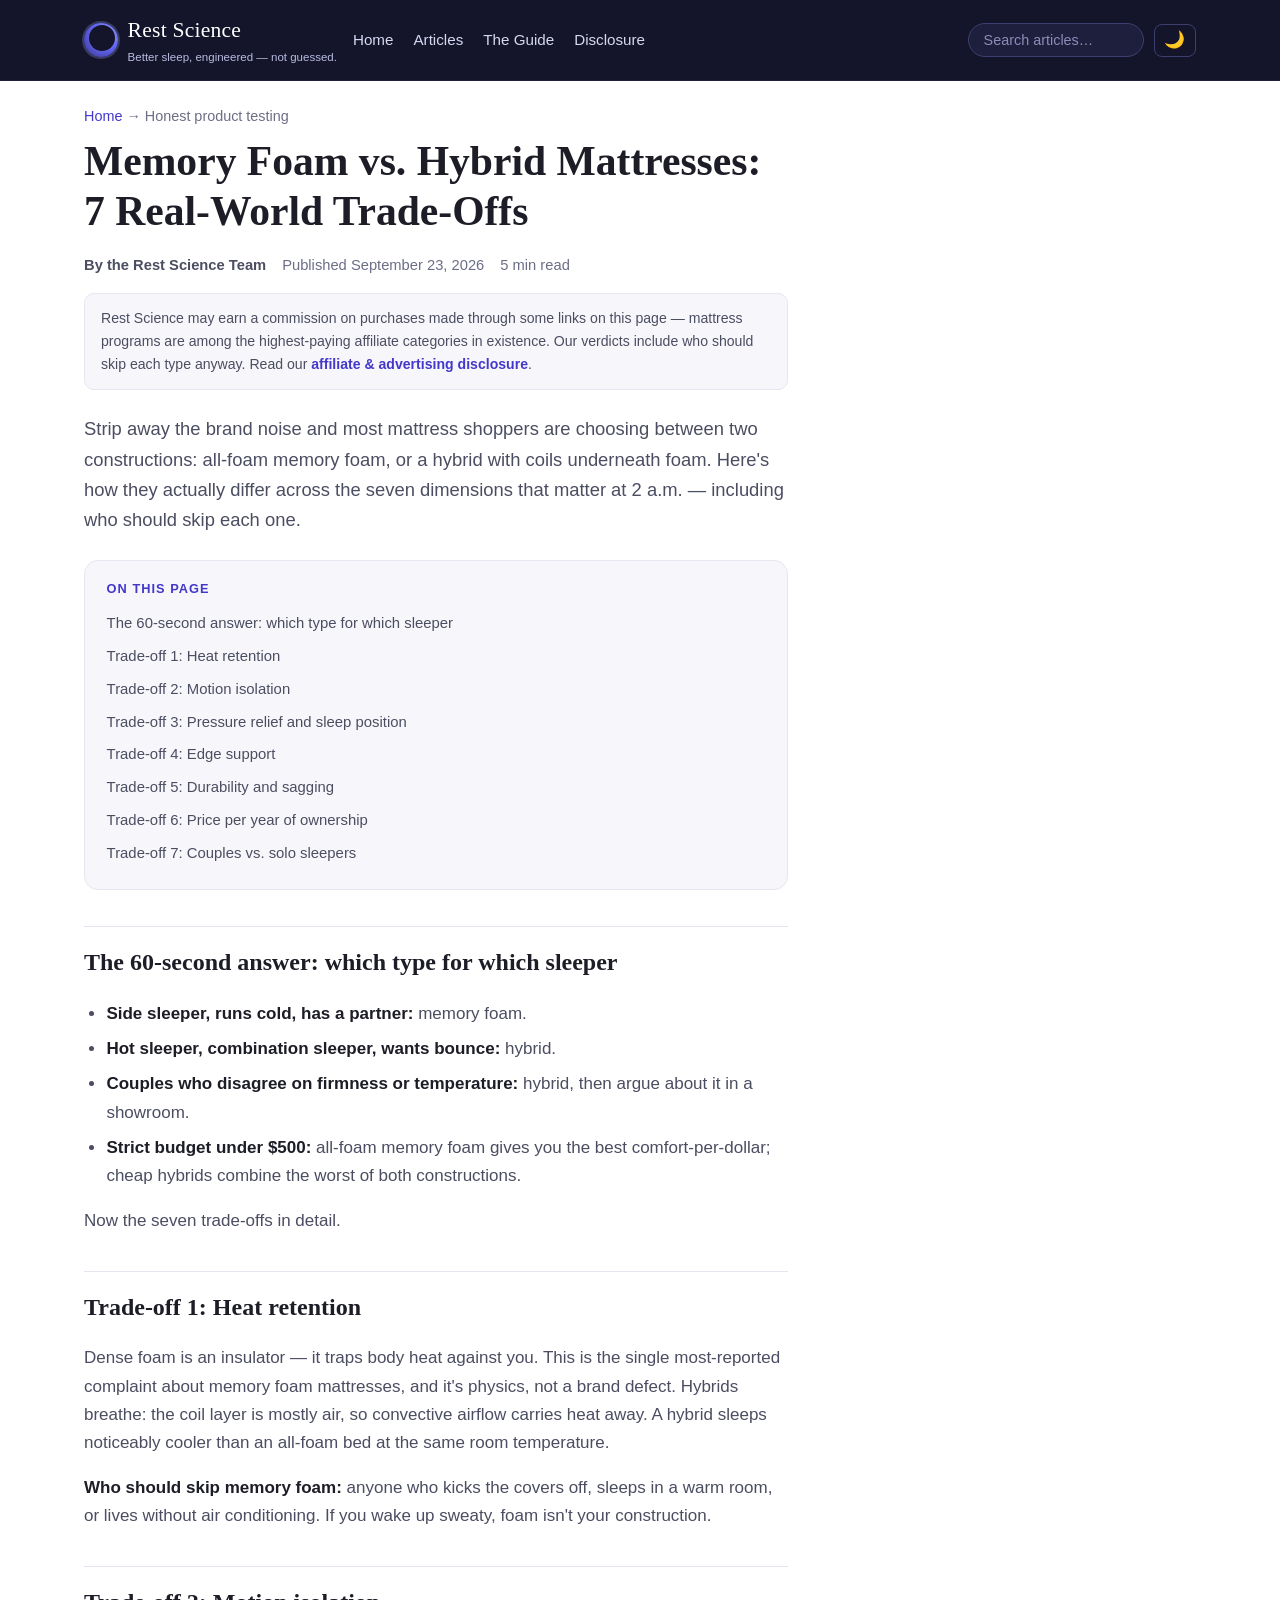
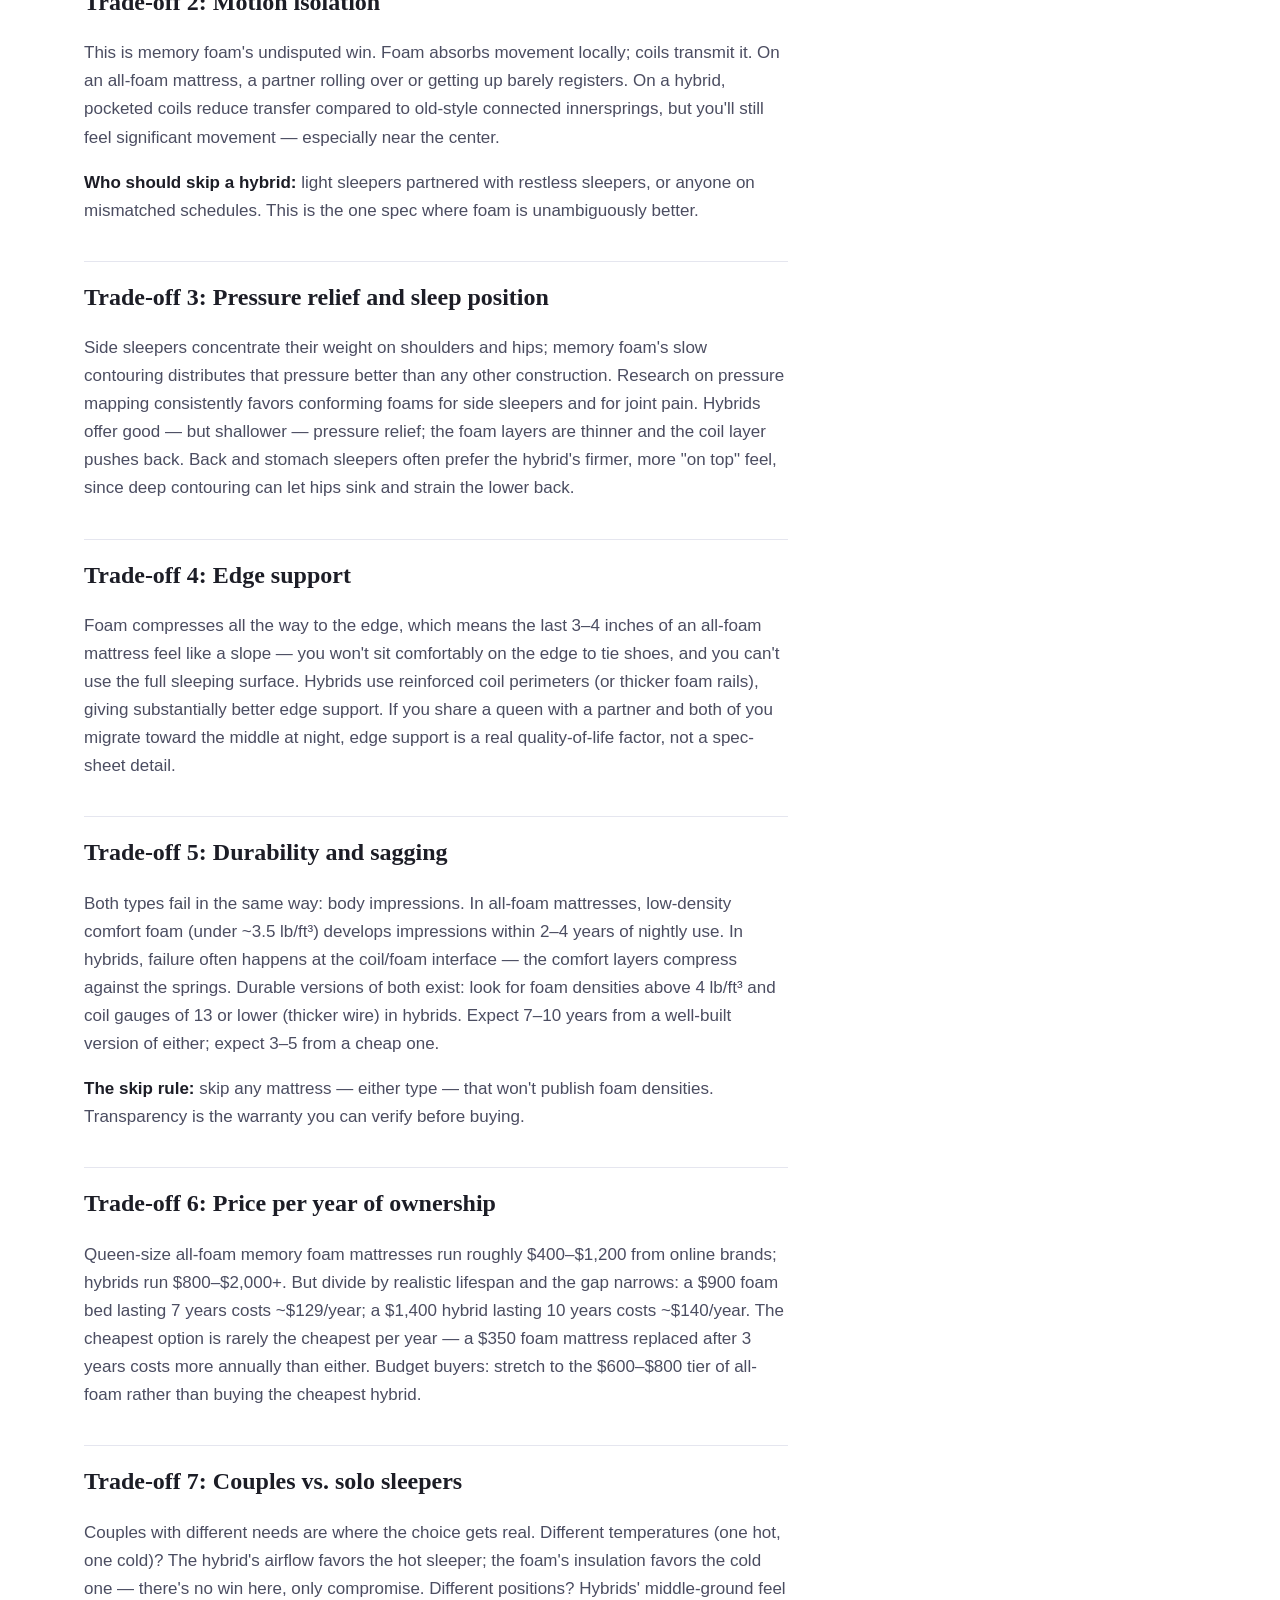
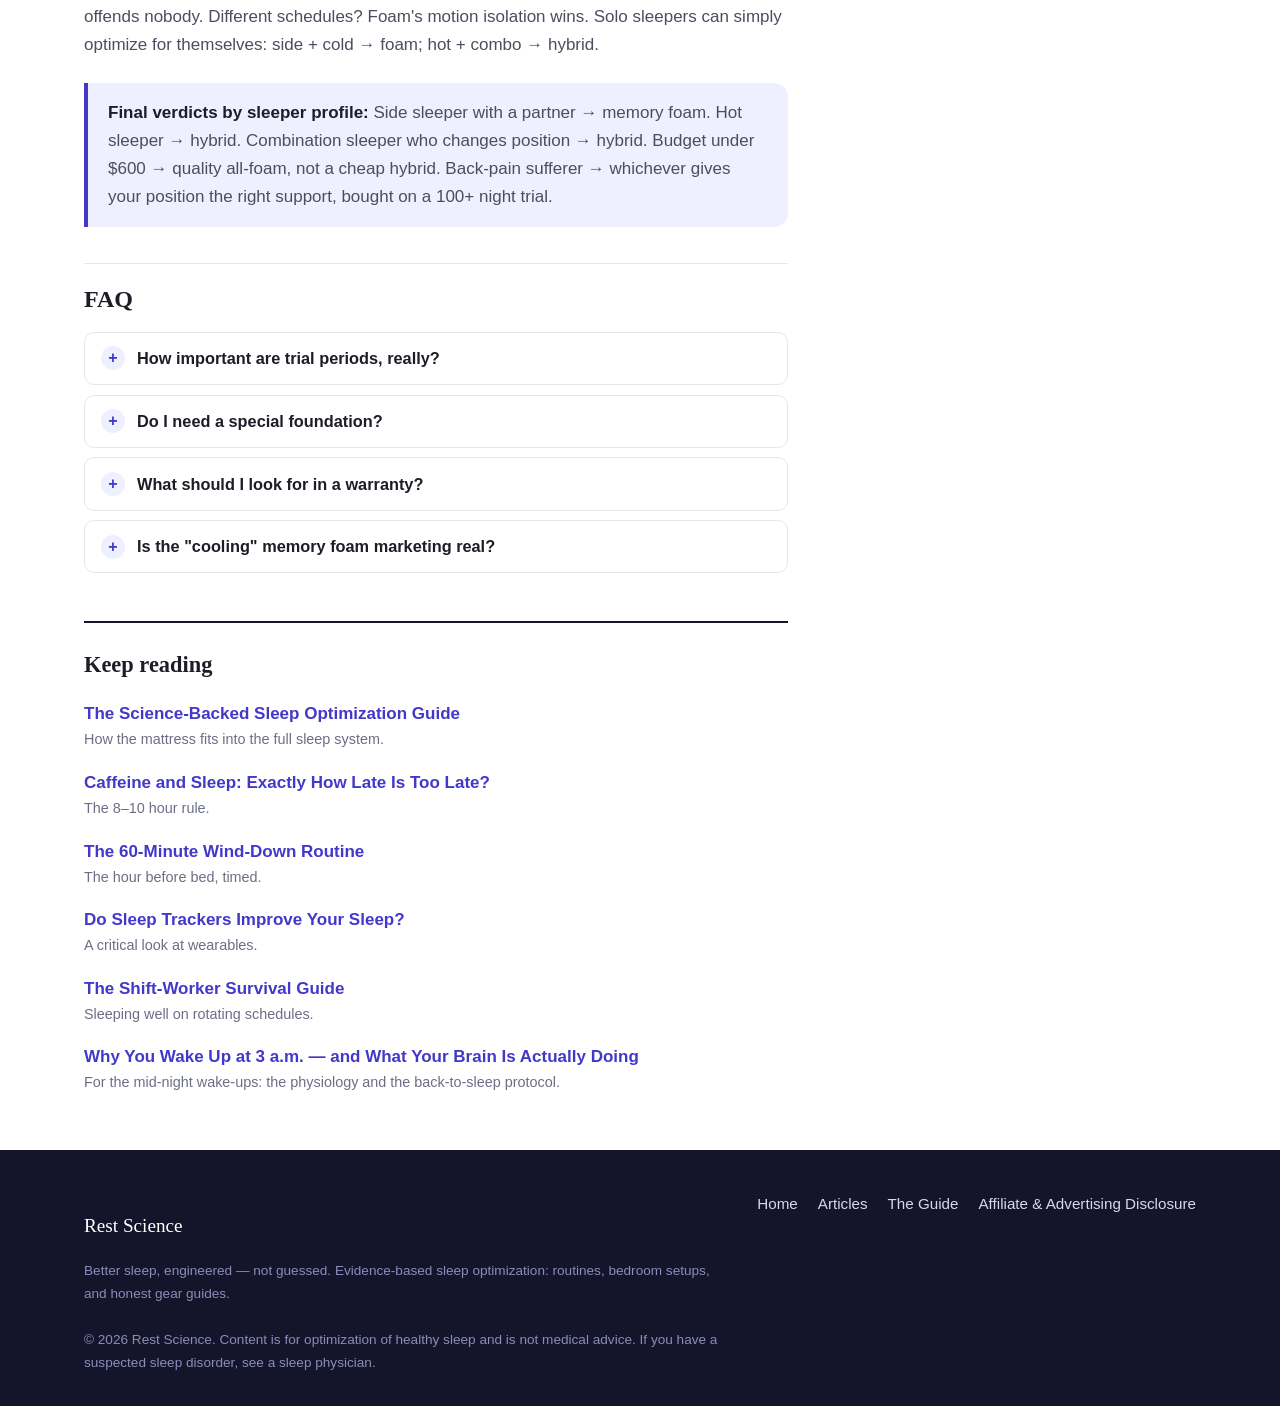
<file: articles/memory-foam-vs-hybrid-mattresses-7-real-world-trade-offs.html>
<!DOCTYPE html>
<html lang="en">
<head>
  <meta charset="utf-8">
  <meta name="viewport" content="width=device-width, initial-scale=1">
  <title>Memory Foam vs. Hybrid Mattresses: 7 Real-World Trade-Offs | Rest Science</title>
  <meta name="description" content="The two mattress types most buyers actually choose between, compared on heat, motion transfer, edge support, durability, and price — with explicit who-should-skip-it verdicts by sleeper profile.">
  <meta property="og:title" content="Memory Foam vs. Hybrid Mattresses: 7 Real-World Trade-Offs">
  <meta property="og:description" content="Honest trade-offs on heat, motion isolation, edge support, durability, and price — plus verdicts by sleeper profile.">
  <meta property="og:type" content="article">
  <meta property="og:url" content="https://sleep-optimization.pages.dev/articles/memory-foam-vs-hybrid-mattresses-7-real-world-trade-offs.html">
  <!-- MEDIVAVINE/JOURNEY: paste ad network script here -->
  <link rel="stylesheet" href="../styles.css">
  <link rel="icon" href="data:image/svg+xml,<svg xmlns='http://www.w3.org/2000/svg' viewBox='0 0 100 100'><circle cx='50' cy='50' r='44' fill='%234338ca'/><path d='M64 22a30 30 0 1 0 14 56 34 34 0 0 1-14-56z' fill='%2314142b'/></svg>">
</head>
<body>
  <a class="skip-link" href="#main-content">Skip to content</a>
  <header class="site-header">
    <div class="wrap">
      <a class="brand" href="../index.html" aria-label="Rest Science home">
        <span class="brand-mark" aria-hidden="true"></span>
        <span>
          <span class="brand-name">Rest Science</span>
          <span class="brand-tag">Better sleep, engineered — not guessed.</span>
        </span>
      </a>
            <nav class="main-nav" id="mainNav" aria-label="Main navigation">
        <ul>
          <li><a href="../index.html">Home</a></li>
          <li><a href="../index.html#articles">Articles</a></li>
          <li><a href="the-science-backed-sleep-optimization-guide.html">The Guide</a></li>
          <li><a href="../disclosure.html">Disclosure</a></li>
        </ul>
      </nav>
      <div class="header-actions">
        <div class="site-search">
          <input type="search" id="siteSearch" placeholder="Search articles&hellip;" autocomplete="off" aria-label="Search articles">
          <ul class="search-results" id="searchResults" role="listbox" aria-label="Search results" hidden></ul>
        </div>
        <button class="theme-toggle" id="themeToggle" aria-label="Switch to dark mode" aria-pressed="false">&#x1F319;</button>
        <button class="nav-toggle" aria-label="Toggle navigation" aria-expanded="false" aria-controls="mainNav">☰</button>
      </div>
    </div>
  </header>

  <main id="main-content">
    <div class="wrap">
      <p class="breadcrumb"><a href="../index.html">Home</a> → Honest product testing</p>
      <article class="article-body">
        <h1>Memory Foam vs. Hybrid Mattresses: 7 Real-World Trade-Offs</h1>
        <div class="byline">
          <span class="author">By the Rest Science Team</span>
          <time datetime="2026-09-23">Published September 23, 2026</time>
          <span class="read-time">5 min read</span>
        </div>
        <p class="disclosure-notice">Rest Science may earn a commission on purchases made through some links on this page — mattress programs are among the highest-paying affiliate categories in existence. Our verdicts include who should skip each type anyway. Read our <a href="../disclosure.html">affiliate &amp; advertising disclosure</a>.</p>
        <p class="lede">Strip away the brand noise and most mattress shoppers are choosing between two constructions: all-foam memory foam, or a hybrid with coils underneath foam. Here's how they actually differ across the seven dimensions that matter at 2 a.m. — including who should skip each one.</p>

        <h2>The 60-second answer: which type for which sleeper</h2>
        <ul>
          <li><strong>Side sleeper, runs cold, has a partner:</strong> memory foam.</li>
          <li><strong>Hot sleeper, combination sleeper, wants bounce:</strong> hybrid.</li>
          <li><strong>Couples who disagree on firmness or temperature:</strong> hybrid, then argue about it in a showroom.</li>
          <li><strong>Strict budget under $500:</strong> all-foam memory foam gives you the best comfort-per-dollar; cheap hybrids combine the worst of both constructions.</li>
        </ul>
        <p>Now the seven trade-offs in detail.</p>

        <h2>Trade-off 1: Heat retention</h2>
        <p>Dense foam is an insulator — it traps body heat against you. This is the single most-reported complaint about memory foam mattresses, and it's physics, not a brand defect. Hybrids breathe: the coil layer is mostly air, so convective airflow carries heat away. A hybrid sleeps noticeably cooler than an all-foam bed at the same room temperature.</p>
        <p><strong>Who should skip memory foam:</strong> anyone who kicks the covers off, sleeps in a warm room, or lives without air conditioning. If you wake up sweaty, foam isn't your construction.</p>

        <h2>Trade-off 2: Motion isolation</h2>
        <p>This is memory foam's undisputed win. Foam absorbs movement locally; coils transmit it. On an all-foam mattress, a partner rolling over or getting up barely registers. On a hybrid, pocketed coils reduce transfer compared to old-style connected innersprings, but you'll still feel significant movement — especially near the center.</p>
        <p><strong>Who should skip a hybrid:</strong> light sleepers partnered with restless sleepers, or anyone on mismatched schedules. This is the one spec where foam is unambiguously better.</p>

        <h2>Trade-off 3: Pressure relief and sleep position</h2>
        <p>Side sleepers concentrate their weight on shoulders and hips; memory foam's slow contouring distributes that pressure better than any other construction. Research on pressure mapping consistently favors conforming foams for side sleepers and for joint pain. Hybrids offer good — but shallower — pressure relief; the foam layers are thinner and the coil layer pushes back. Back and stomach sleepers often prefer the hybrid's firmer, more "on top" feel, since deep contouring can let hips sink and strain the lower back.</p>
        <!-- AFFILIATE: specific memory foam models for side sleepers via Impact.com / CJ Affiliate / ShareASale brand programs — link only where genuinely recommendable. -->

        <h2>Trade-off 4: Edge support</h2>
        <p>Foam compresses all the way to the edge, which means the last 3–4 inches of an all-foam mattress feel like a slope — you won't sit comfortably on the edge to tie shoes, and you can't use the full sleeping surface. Hybrids use reinforced coil perimeters (or thicker foam rails), giving substantially better edge support. If you share a queen with a partner and both of you migrate toward the middle at night, edge support is a real quality-of-life factor, not a spec-sheet detail.</p>

        <h2>Trade-off 5: Durability and sagging</h2>
        <p>Both types fail in the same way: body impressions. In all-foam mattresses, low-density comfort foam (under ~3.5 lb/ft³) develops impressions within 2–4 years of nightly use. In hybrids, failure often happens at the coil/foam interface — the comfort layers compress against the springs. Durable versions of both exist: look for foam densities above 4 lb/ft³ and coil gauges of 13 or lower (thicker wire) in hybrids. Expect 7–10 years from a well-built version of either; expect 3–5 from a cheap one.</p>
        <p><strong>The skip rule:</strong> skip any mattress — either type — that won't publish foam densities. Transparency is the warranty you can verify before buying.</p>

        <h2>Trade-off 6: Price per year of ownership</h2>
        <p>Queen-size all-foam memory foam mattresses run roughly $400–$1,200 from online brands; hybrids run $800–$2,000+. But divide by realistic lifespan and the gap narrows: a $900 foam bed lasting 7 years costs ~$129/year; a $1,400 hybrid lasting 10 years costs ~$140/year. The cheapest option is rarely the cheapest per year — a $350 foam mattress replaced after 3 years costs more annually than either. Budget buyers: stretch to the $600–$800 tier of all-foam rather than buying the cheapest hybrid.</p>

        <h2>Trade-off 7: Couples vs. solo sleepers</h2>
        <p>Couples with different needs are where the choice gets real. Different temperatures (one hot, one cold)? The hybrid's airflow favors the hot sleeper; the foam's insulation favors the cold one — there's no win here, only compromise. Different positions? Hybrids' middle-ground feel offends nobody. Different schedules? Foam's motion isolation wins. Solo sleepers can simply optimize for themselves: side + cold → foam; hot + combo → hybrid.</p>

        <div class="callout">
          <p><strong>Final verdicts by sleeper profile:</strong> Side sleeper with a partner → memory foam. Hot sleeper → hybrid. Combination sleeper who changes position → hybrid. Budget under $600 → quality all-foam, not a cheap hybrid. Back-pain sufferer → whichever gives your position the right support, bought on a 100+ night trial.</p>
        </div>
        <!-- AFFILIATE: hybrid mattress best-of comparisons via Impact.com / CJ Affiliate / ShareASale brand programs — high-ticket, typically high CPA per sale. -->

        <div class="faq">
          <h2>FAQ</h2>
          <h3>How important are trial periods, really?</h3>
          <p>Critical. A mattress reveals itself over weeks — break-in softening, real sleep-position behavior, partner dynamics. 100-night trials are standard from online brands; use at least 30 nights before judging, and confirm return shipping is actually free (some brands charge restocking or "return shipping" fees buried in the fine print).</p>
          <h3>Do I need a special foundation?</h3>
          <p>Both types work on solid platforms or slatted bases with slats under ~3 inches apart. Skip traditional box springs with hybrids — the coil-on-coil stack can feel overly bouncy. All-foam on a flexible box spring will sag between the supports; don't do it.</p>
          <h3>What should I look for in a warranty?</h3>
          <p>10 years is the online-brand standard. Read the sag-depth threshold: warranties typically only cover impressions deeper than 0.75–1.5 inches, and you'll sleep on a 0.75-inch crater for years before qualifying. The trial period matters more than the warranty.</p>
          <h3>Is the "cooling" memory foam marketing real?</h3>
          <p>Mostly marginal. Gel infusions and phase-change covers feel cooler for the first 20–30 minutes, then the foam's insulation wins. If heat is your primary complaint, change the construction (hybrid) or add active cooling — don't pay a premium for cooling foam.</p>
        </div>

        <section class="keep-reading" aria-label="Keep reading">
          <h2>Keep reading</h2>
          <ul>
            <li><a href="the-science-backed-sleep-optimization-guide.html">The Science-Backed Sleep Optimization Guide</a><span>How the mattress fits into the full sleep system.</span></li>
            <li><a href="caffeine-and-sleep-exactly-how-late-is-too-late.html">Caffeine and Sleep: Exactly How Late Is Too Late?</a><span>The 8–10 hour rule.</span></li>
            <li><a href="the-60-minute-wind-down-routine-a-science-backed-template.html">The 60-Minute Wind-Down Routine</a><span>The hour before bed, timed.</span></li>
            <li><a href="do-sleep-trackers-improve-your-sleep-a-critical-look-at-wearables.html">Do Sleep Trackers Improve Your Sleep?</a><span>A critical look at wearables.</span></li>
            <li><a href="the-shift-worker-survival-guide.html">The Shift-Worker Survival Guide</a><span>Sleeping well on rotating schedules.</span></li>
            <li><a href="why-you-wake-up-at-3am-and-what-your-brain-is-actually-doing.html">Why You Wake Up at 3 a.m. — and What Your Brain Is Actually Doing</a><span>For the mid-night wake-ups: the physiology and the back-to-sleep protocol.</span></li>
          </ul>
        </section>
      </article>
    </div>
  </main>

  <footer class="site-footer">
    <div class="wrap">
      <div>
        <p class="footer-brand">Rest Science</p>
        <p class="footer-note">Better sleep, engineered — not guessed. Evidence-based sleep optimization: routines, bedroom setups, and honest gear guides.</p>
      </div>
      <nav class="footer-nav" aria-label="Footer navigation">
        <ul>
          <li><a href="../index.html">Home</a></li>
          <li><a href="../index.html#articles">Articles</a></li>
          <li><a href="the-science-backed-sleep-optimization-guide.html">The Guide</a></li>
          <li><a href="../disclosure.html">Affiliate &amp; Advertising Disclosure</a></li>
        </ul>
      </nav>
      <p class="footer-copy">© 2026 Rest Science. Content is for optimization of healthy sleep and is not medical advice. If you have a suspected sleep disorder, see a sleep physician.</p>
    </div>
  </footer>

  <script src="../assets/site.js"></script>
</body>
</html>
</file>
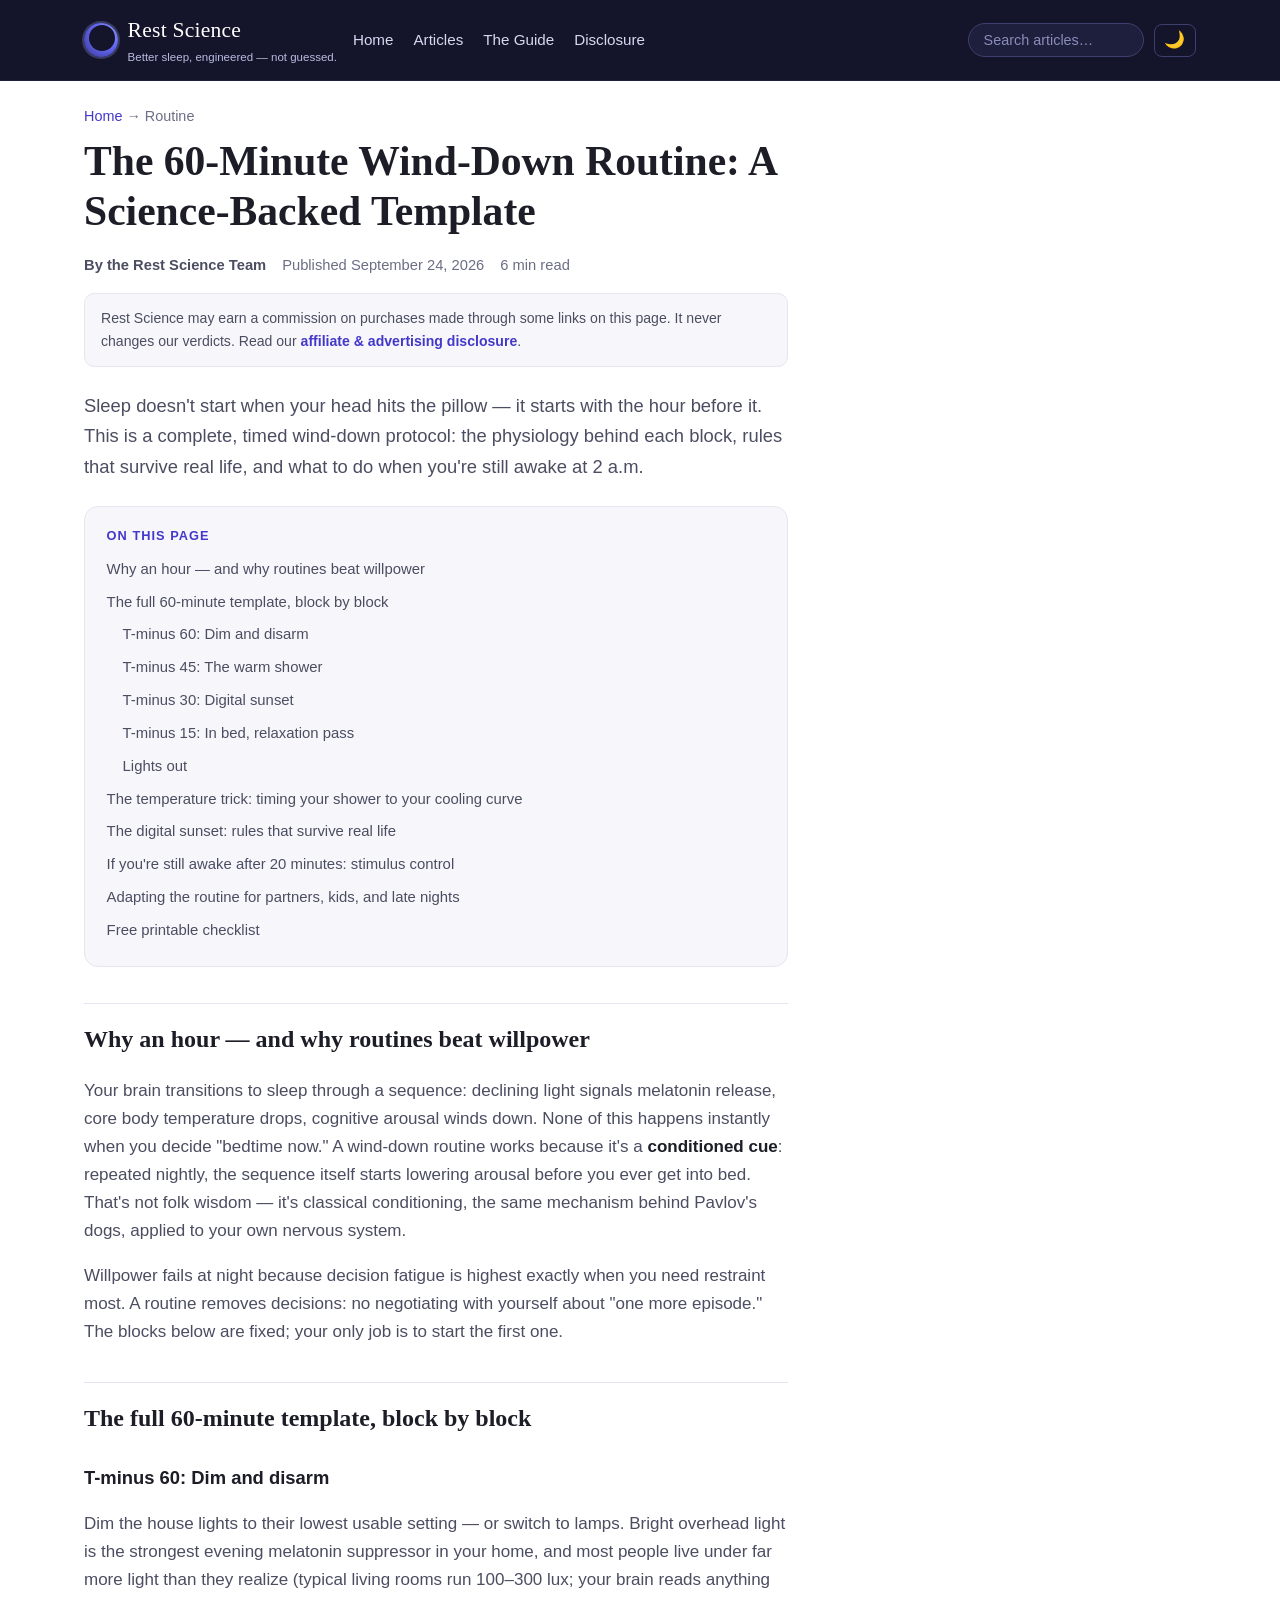
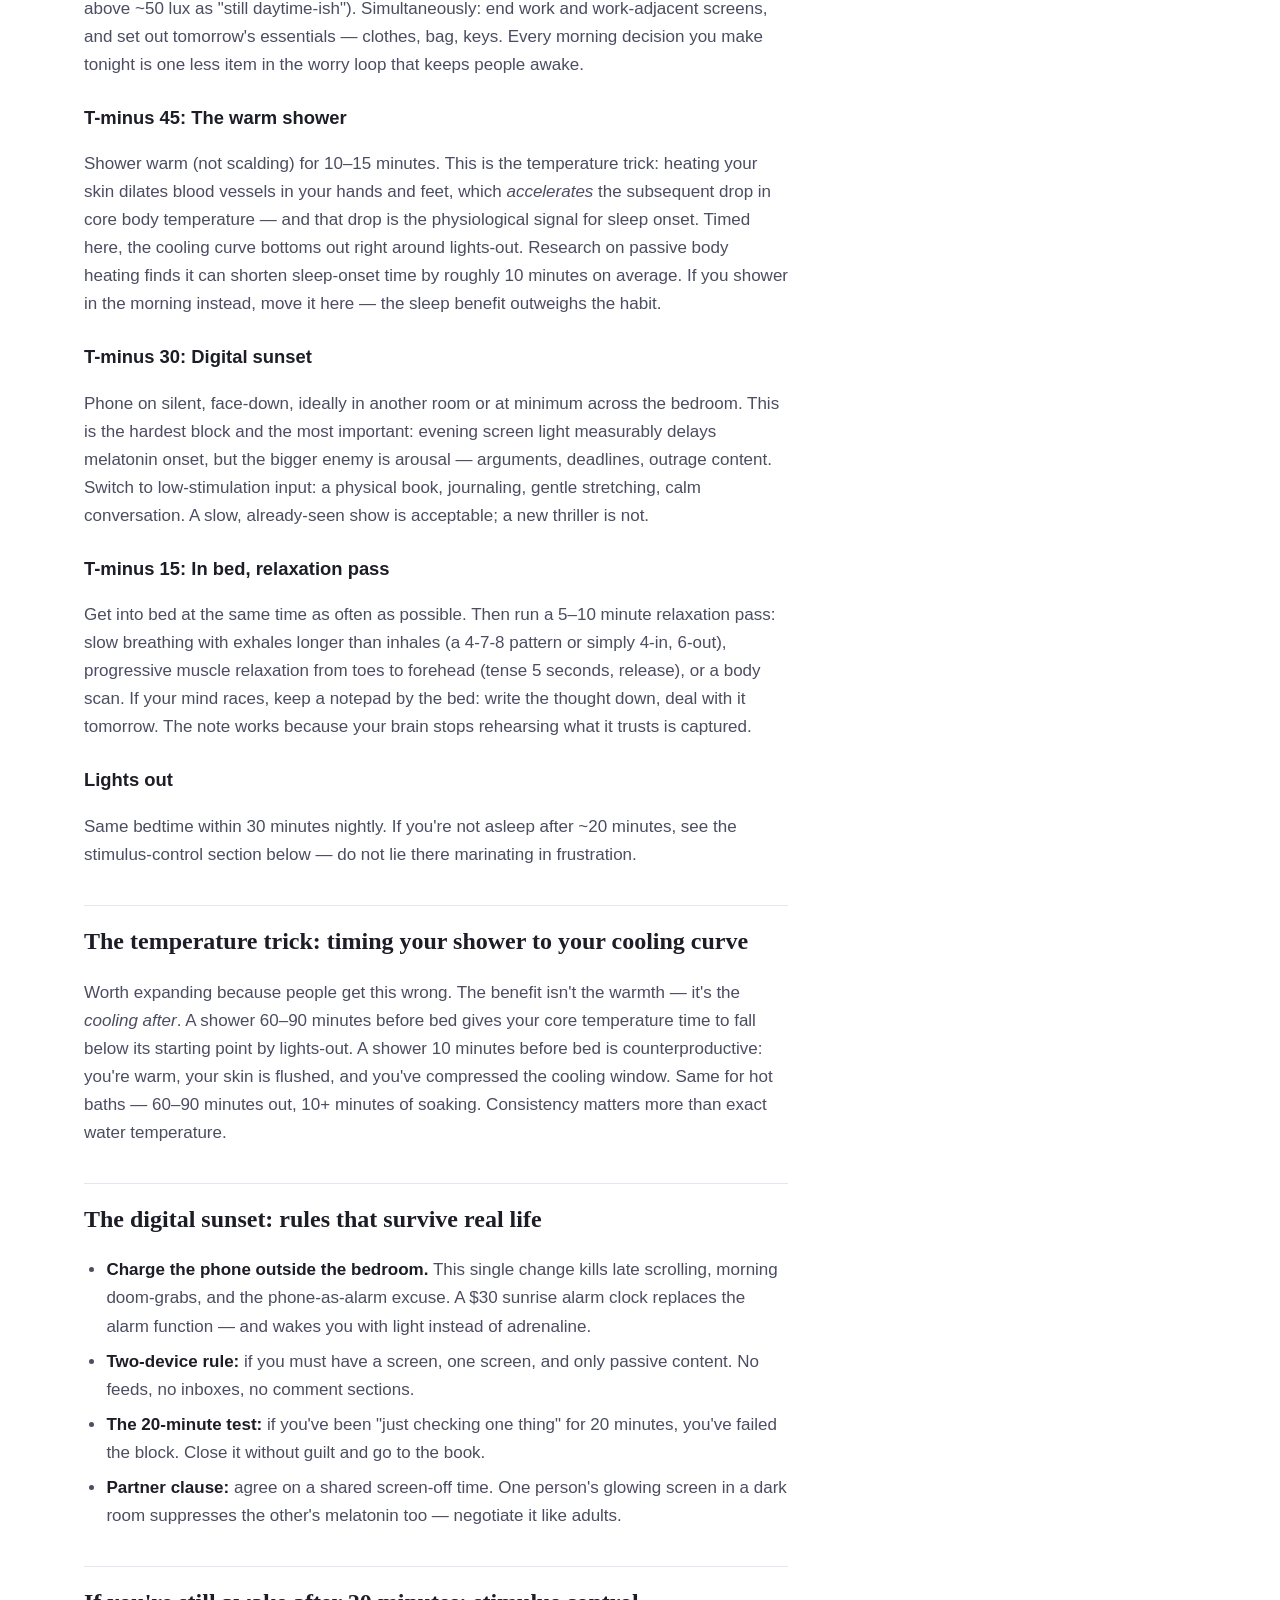
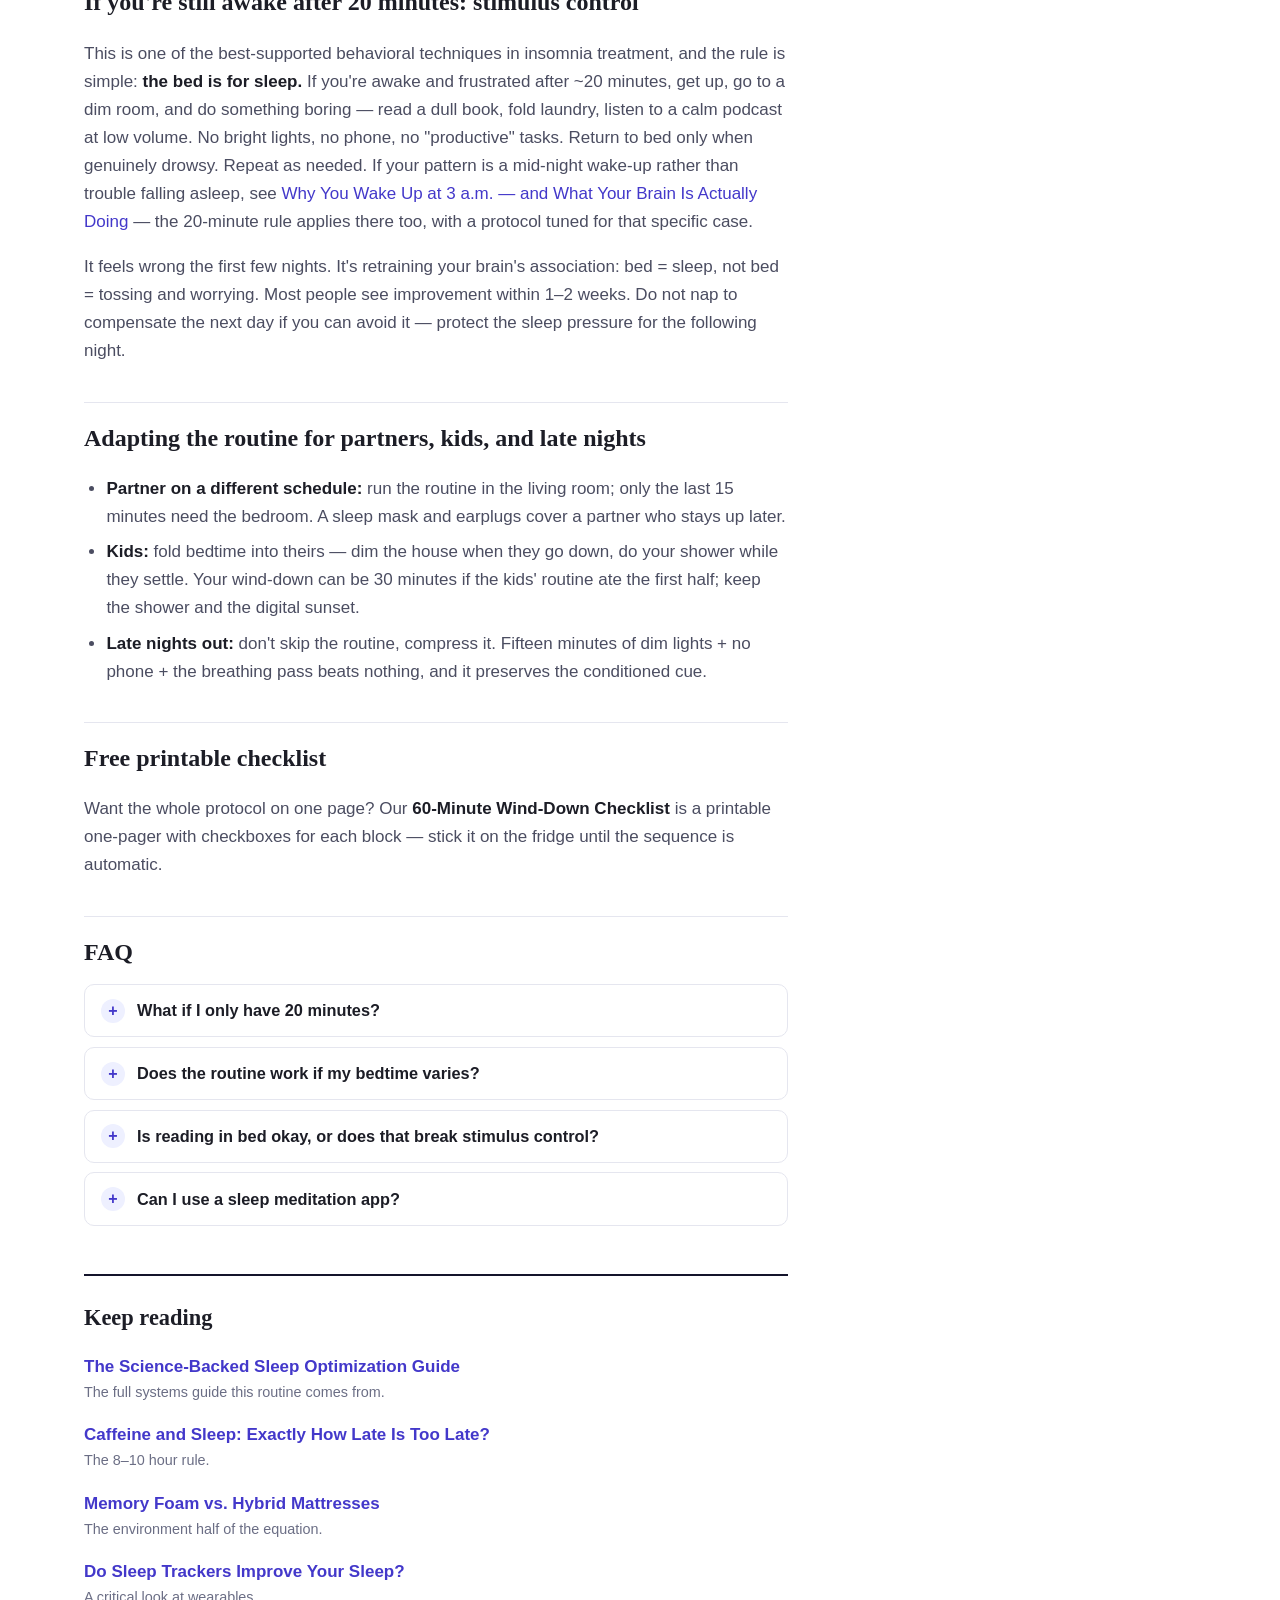
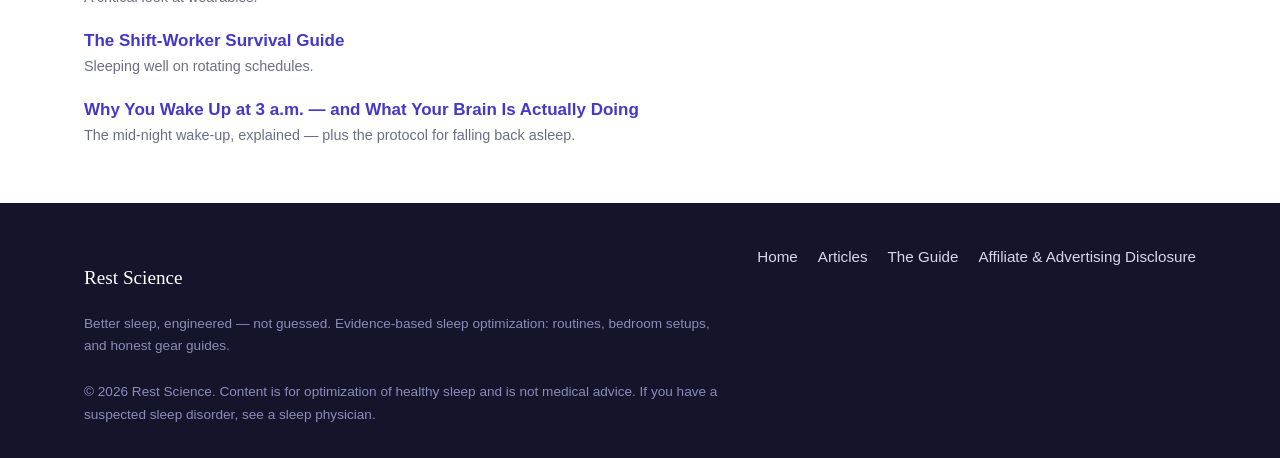
<file: articles/the-60-minute-wind-down-routine-a-science-backed-template.html>
<!DOCTYPE html>
<html lang="en">
<head>
  <meta charset="utf-8">
  <meta name="viewport" content="width=device-width, initial-scale=1">
  <title>The 60-Minute Wind-Down Routine: A Science-Backed Template | Rest Science</title>
  <meta name="description" content="A timed, science-backed 60-minute wind-down routine: the warm-shower temperature trick, digital sunset rules, stimulus control for sleepless nights, and adaptations for partners, kids, and late nights.">
  <meta property="og:title" content="The 60-Minute Wind-Down Routine: A Science-Backed Template">
  <meta property="og:description" content="A timed 60-minute protocol: the shower trick, digital sunset rules, and the 20-minute rule for sleepless nights.">
  <meta property="og:type" content="article">
  <meta property="og:url" content="https://sleep-optimization.pages.dev/articles/the-60-minute-wind-down-routine-a-science-backed-template.html">
  <!-- MEDIVAVINE/JOURNEY: paste ad network script here -->
  <link rel="stylesheet" href="../styles.css">
  <link rel="icon" href="data:image/svg+xml,<svg xmlns='http://www.w3.org/2000/svg' viewBox='0 0 100 100'><circle cx='50' cy='50' r='44' fill='%234338ca'/><path d='M64 22a30 30 0 1 0 14 56 34 34 0 0 1-14-56z' fill='%2314142b'/></svg>">
</head>
<body>
  <a class="skip-link" href="#main-content">Skip to content</a>
  <header class="site-header">
    <div class="wrap">
      <a class="brand" href="../index.html" aria-label="Rest Science home">
        <span class="brand-mark" aria-hidden="true"></span>
        <span>
          <span class="brand-name">Rest Science</span>
          <span class="brand-tag">Better sleep, engineered — not guessed.</span>
        </span>
      </a>
            <nav class="main-nav" id="mainNav" aria-label="Main navigation">
        <ul>
          <li><a href="../index.html">Home</a></li>
          <li><a href="../index.html#articles">Articles</a></li>
          <li><a href="the-science-backed-sleep-optimization-guide.html">The Guide</a></li>
          <li><a href="../disclosure.html">Disclosure</a></li>
        </ul>
      </nav>
      <div class="header-actions">
        <div class="site-search">
          <input type="search" id="siteSearch" placeholder="Search articles&hellip;" autocomplete="off" aria-label="Search articles">
          <ul class="search-results" id="searchResults" role="listbox" aria-label="Search results" hidden></ul>
        </div>
        <button class="theme-toggle" id="themeToggle" aria-label="Switch to dark mode" aria-pressed="false">&#x1F319;</button>
        <button class="nav-toggle" aria-label="Toggle navigation" aria-expanded="false" aria-controls="mainNav">☰</button>
      </div>
    </div>
  </header>

  <main id="main-content">
    <div class="wrap">
      <p class="breadcrumb"><a href="../index.html">Home</a> → Routine</p>
      <article class="article-body">
        <h1>The 60-Minute Wind-Down Routine: A Science-Backed Template</h1>
        <div class="byline">
          <span class="author">By the Rest Science Team</span>
          <time datetime="2026-09-24">Published September 24, 2026</time>
          <span class="read-time">6 min read</span>
        </div>
        <p class="disclosure-notice">Rest Science may earn a commission on purchases made through some links on this page. It never changes our verdicts. Read our <a href="../disclosure.html">affiliate &amp; advertising disclosure</a>.</p>
        <p class="lede">Sleep doesn't start when your head hits the pillow — it starts with the hour before it. This is a complete, timed wind-down protocol: the physiology behind each block, rules that survive real life, and what to do when you're still awake at 2 a.m.</p>

        <h2>Why an hour — and why routines beat willpower</h2>
        <p>Your brain transitions to sleep through a sequence: declining light signals melatonin release, core body temperature drops, cognitive arousal winds down. None of this happens instantly when you decide "bedtime now." A wind-down routine works because it's a <strong>conditioned cue</strong>: repeated nightly, the sequence itself starts lowering arousal before you ever get into bed. That's not folk wisdom — it's classical conditioning, the same mechanism behind Pavlov's dogs, applied to your own nervous system.</p>
        <p>Willpower fails at night because decision fatigue is highest exactly when you need restraint most. A routine removes decisions: no negotiating with yourself about "one more episode." The blocks below are fixed; your only job is to start the first one.</p>

        <h2>The full 60-minute template, block by block</h2>

        <h3>T-minus 60: Dim and disarm</h3>
        <p>Dim the house lights to their lowest usable setting — or switch to lamps. Bright overhead light is the strongest evening melatonin suppressor in your home, and most people live under far more light than they realize (typical living rooms run 100–300 lux; your brain reads anything above ~50 lux as "still daytime-ish"). Simultaneously: end work and work-adjacent screens, and set out tomorrow's essentials — clothes, bag, keys. Every morning decision you make tonight is one less item in the worry loop that keeps people awake.</p>

        <h3>T-minus 45: The warm shower</h3>
        <p>Shower warm (not scalding) for 10–15 minutes. This is the temperature trick: heating your skin dilates blood vessels in your hands and feet, which <em>accelerates</em> the subsequent drop in core body temperature — and that drop is the physiological signal for sleep onset. Timed here, the cooling curve bottoms out right around lights-out. Research on passive body heating finds it can shorten sleep-onset time by roughly 10 minutes on average. If you shower in the morning instead, move it here — the sleep benefit outweighs the habit.</p>

        <h3>T-minus 30: Digital sunset</h3>
        <p>Phone on silent, face-down, ideally in another room or at minimum across the bedroom. This is the hardest block and the most important: evening screen light measurably delays melatonin onset, but the bigger enemy is arousal — arguments, deadlines, outrage content. Switch to low-stimulation input: a physical book, journaling, gentle stretching, calm conversation. A slow, already-seen show is acceptable; a new thriller is not.</p>
        <!-- AFFILIATE: sunrise alarm clocks (replace the phone-as-alarm habit) and contoured sleep masks via Amazon. -->

        <h3>T-minus 15: In bed, relaxation pass</h3>
        <p>Get into bed at the same time as often as possible. Then run a 5–10 minute relaxation pass: slow breathing with exhales longer than inhales (a 4-7-8 pattern or simply 4-in, 6-out), progressive muscle relaxation from toes to forehead (tense 5 seconds, release), or a body scan. If your mind races, keep a notepad by the bed: write the thought down, deal with it tomorrow. The note works because your brain stops rehearsing what it trusts is captured.</p>

        <h3>Lights out</h3>
        <p>Same bedtime within 30 minutes nightly. If you're not asleep after ~20 minutes, see the stimulus-control section below — do not lie there marinating in frustration.</p>

        <h2>The temperature trick: timing your shower to your cooling curve</h2>
        <p>Worth expanding because people get this wrong. The benefit isn't the warmth — it's the <em>cooling after</em>. A shower 60–90 minutes before bed gives your core temperature time to fall below its starting point by lights-out. A shower 10 minutes before bed is counterproductive: you're warm, your skin is flushed, and you've compressed the cooling window. Same for hot baths — 60–90 minutes out, 10+ minutes of soaking. Consistency matters more than exact water temperature.</p>

        <h2>The digital sunset: rules that survive real life</h2>
        <ul>
          <li><strong>Charge the phone outside the bedroom.</strong> This single change kills late scrolling, morning doom-grabs, and the phone-as-alarm excuse. A $30 sunrise alarm clock replaces the alarm function — and wakes you with light instead of adrenaline.</li>
          <li><strong>Two-device rule:</strong> if you must have a screen, one screen, and only passive content. No feeds, no inboxes, no comment sections.</li>
          <li><strong>The 20-minute test:</strong> if you've been "just checking one thing" for 20 minutes, you've failed the block. Close it without guilt and go to the book.</li>
          <li><strong>Partner clause:</strong> agree on a shared screen-off time. One person's glowing screen in a dark room suppresses the other's melatonin too — negotiate it like adults.</li>
        </ul>

        <h2>If you're still awake after 20 minutes: stimulus control</h2>
        <p>This is one of the best-supported behavioral techniques in insomnia treatment, and the rule is simple: <strong>the bed is for sleep.</strong> If you're awake and frustrated after ~20 minutes, get up, go to a dim room, and do something boring — read a dull book, fold laundry, listen to a calm podcast at low volume. No bright lights, no phone, no "productive" tasks. Return to bed only when genuinely drowsy. Repeat as needed. If your pattern is a mid-night wake-up rather than trouble falling asleep, see <a href="why-you-wake-up-at-3am-and-what-your-brain-is-actually-doing.html">Why You Wake Up at 3 a.m. — and What Your Brain Is Actually Doing</a> — the 20-minute rule applies there too, with a protocol tuned for that specific case.</p>
        <p>It feels wrong the first few nights. It's retraining your brain's association: bed = sleep, not bed = tossing and worrying. Most people see improvement within 1–2 weeks. Do not nap to compensate the next day if you can avoid it — protect the sleep pressure for the following night.</p>

        <h2>Adapting the routine for partners, kids, and late nights</h2>
        <ul>
          <li><strong>Partner on a different schedule:</strong> run the routine in the living room; only the last 15 minutes need the bedroom. A sleep mask and earplugs cover a partner who stays up later.</li>
          <li><strong>Kids:</strong> fold bedtime into theirs — dim the house when they go down, do your shower while they settle. Your wind-down can be 30 minutes if the kids' routine ate the first half; keep the shower and the digital sunset.</li>
          <li><strong>Late nights out:</strong> don't skip the routine, compress it. Fifteen minutes of dim lights + no phone + the breathing pass beats nothing, and it preserves the conditioned cue.</li>
        </ul>

        <h2>Free printable checklist</h2>
        <p>Want the whole protocol on one page? Our <strong>60-Minute Wind-Down Checklist</strong> is a printable one-pager with checkboxes for each block — stick it on the fridge until the sequence is automatic.</p>
        <!-- NEWSLETTER: paste Beehiiv/Substack embed here (gate the printable checklist as email capture) -->
        <!-- AFFILIATE: digital products — the 30-Day Sleep Reset Planner as the paid upsell from the free checklist. -->

        <div class="faq">
          <h2>FAQ</h2>
          <h3>What if I only have 20 minutes?</h3>
          <p>Keep three things: dim the lights, phone out of reach, and the breathing pass in bed. That's the minimum effective routine — arousal reduction plus a cue. Add the shower when you can; it's the highest-impact single block.</p>
          <h3>Does the routine work if my bedtime varies?</h3>
          <p>Partially. The conditioned-cue effect still helps, but a wandering bedtime fights your circadian rhythm directly. Fix the wake time first (it's the stronger lever), then anchor the routine to it.</p>
          <h3>Is reading in bed okay, or does that break stimulus control?</h3>
          <p>Reading a physical book in bed is fine for most people — it's low-arousal and drowsiness-inducing. The stimulus-control rule targets <em>frustrated wakefulness</em>, not all in-bed activity. If reading keeps you up for an hour, though, move it to the couch.</p>
          <h3>Can I use a sleep meditation app?</h3>
          <p>Yes, with one rule: audio only, screen face-down, and no browsing the app for "the right" meditation. Pick one in advance. Decision-making is arousal.</p>
        </div>

        <section class="keep-reading" aria-label="Keep reading">
          <h2>Keep reading</h2>
          <ul>
            <li><a href="the-science-backed-sleep-optimization-guide.html">The Science-Backed Sleep Optimization Guide</a><span>The full systems guide this routine comes from.</span></li>
            <li><a href="caffeine-and-sleep-exactly-how-late-is-too-late.html">Caffeine and Sleep: Exactly How Late Is Too Late?</a><span>The 8–10 hour rule.</span></li>
            <li><a href="memory-foam-vs-hybrid-mattresses-7-real-world-trade-offs.html">Memory Foam vs. Hybrid Mattresses</a><span>The environment half of the equation.</span></li>
            <li><a href="do-sleep-trackers-improve-your-sleep-a-critical-look-at-wearables.html">Do Sleep Trackers Improve Your Sleep?</a><span>A critical look at wearables.</span></li>
            <li><a href="the-shift-worker-survival-guide.html">The Shift-Worker Survival Guide</a><span>Sleeping well on rotating schedules.</span></li>
            <li><a href="why-you-wake-up-at-3am-and-what-your-brain-is-actually-doing.html">Why You Wake Up at 3 a.m. — and What Your Brain Is Actually Doing</a><span>The mid-night wake-up, explained — plus the protocol for falling back asleep.</span></li>
          </ul>
        </section>
      </article>
    </div>
  </main>

  <footer class="site-footer">
    <div class="wrap">
      <div>
        <p class="footer-brand">Rest Science</p>
        <p class="footer-note">Better sleep, engineered — not guessed. Evidence-based sleep optimization: routines, bedroom setups, and honest gear guides.</p>
      </div>
      <nav class="footer-nav" aria-label="Footer navigation">
        <ul>
          <li><a href="../index.html">Home</a></li>
          <li><a href="../index.html#articles">Articles</a></li>
          <li><a href="the-science-backed-sleep-optimization-guide.html">The Guide</a></li>
          <li><a href="../disclosure.html">Affiliate &amp; Advertising Disclosure</a></li>
        </ul>
      </nav>
      <p class="footer-copy">© 2026 Rest Science. Content is for optimization of healthy sleep and is not medical advice. If you have a suspected sleep disorder, see a sleep physician.</p>
    </div>
  </footer>

  <script src="../assets/site.js"></script>
</body>
</html>
</file>
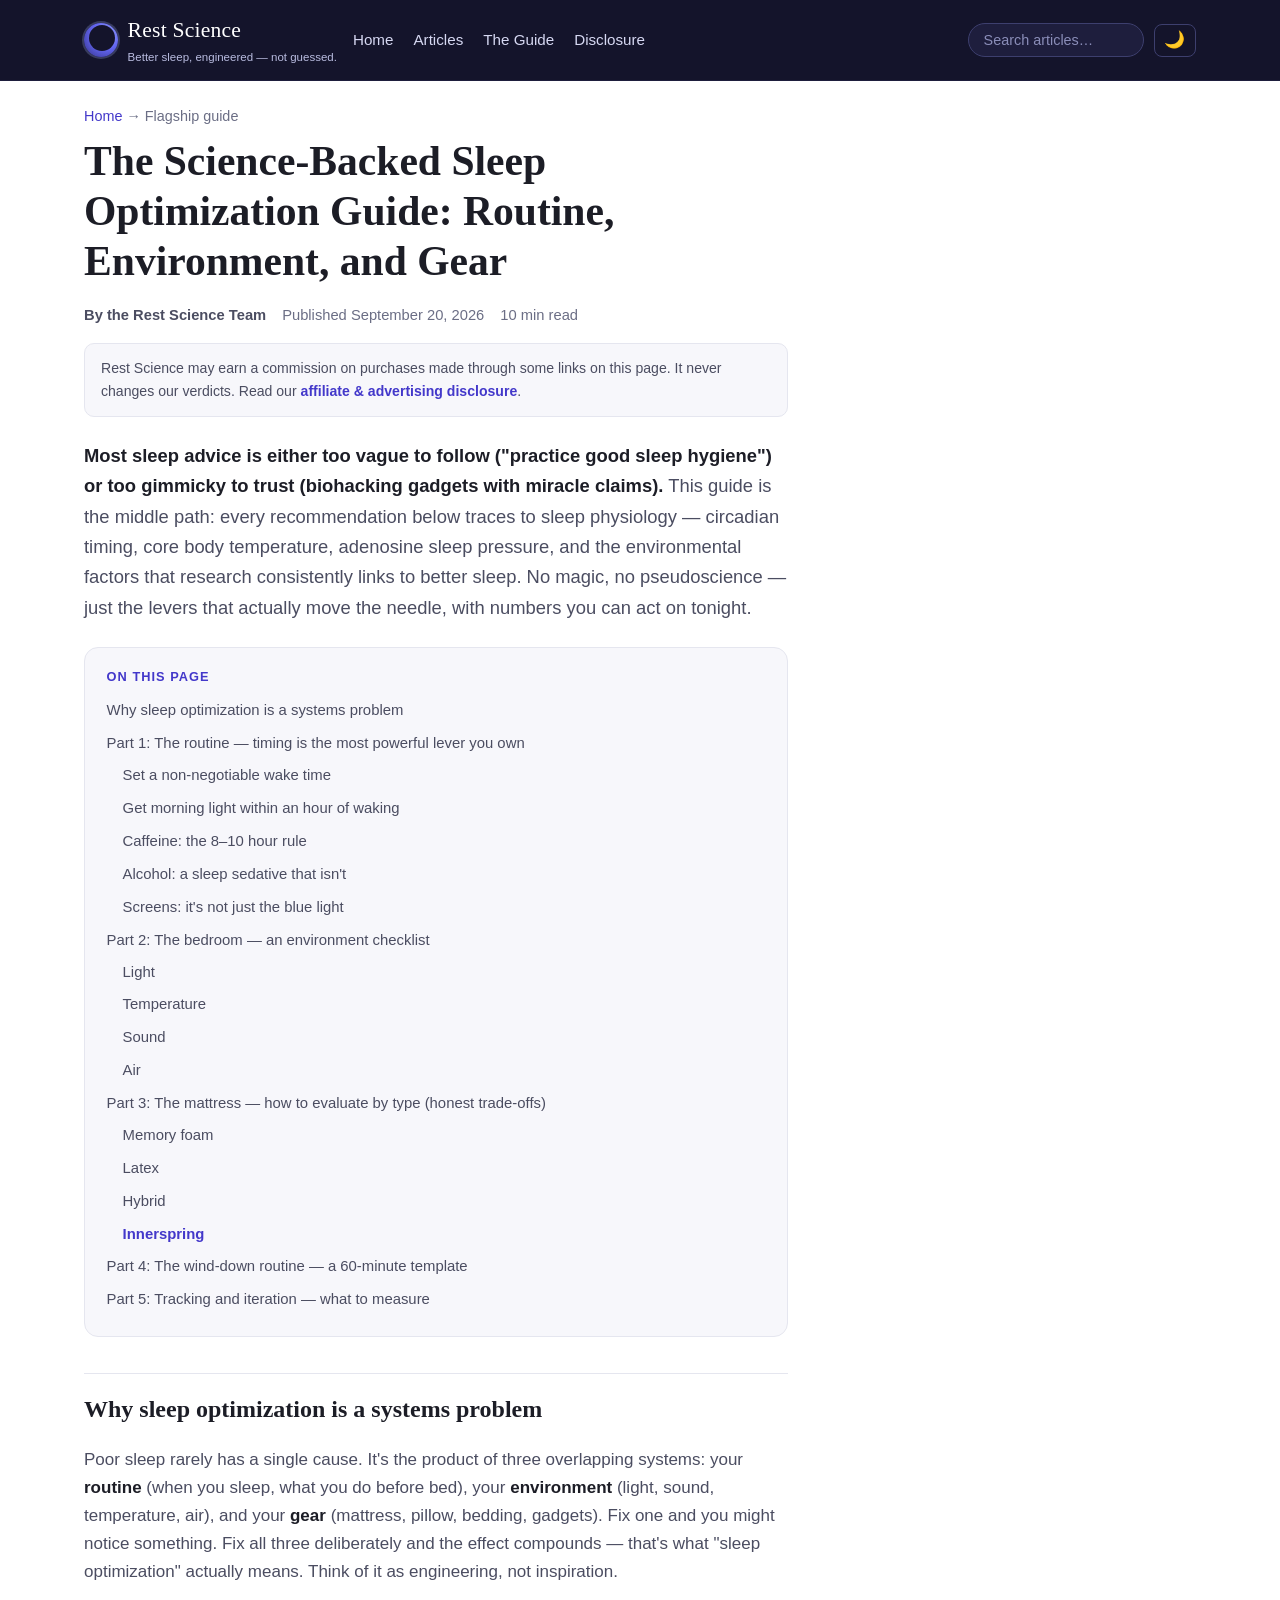
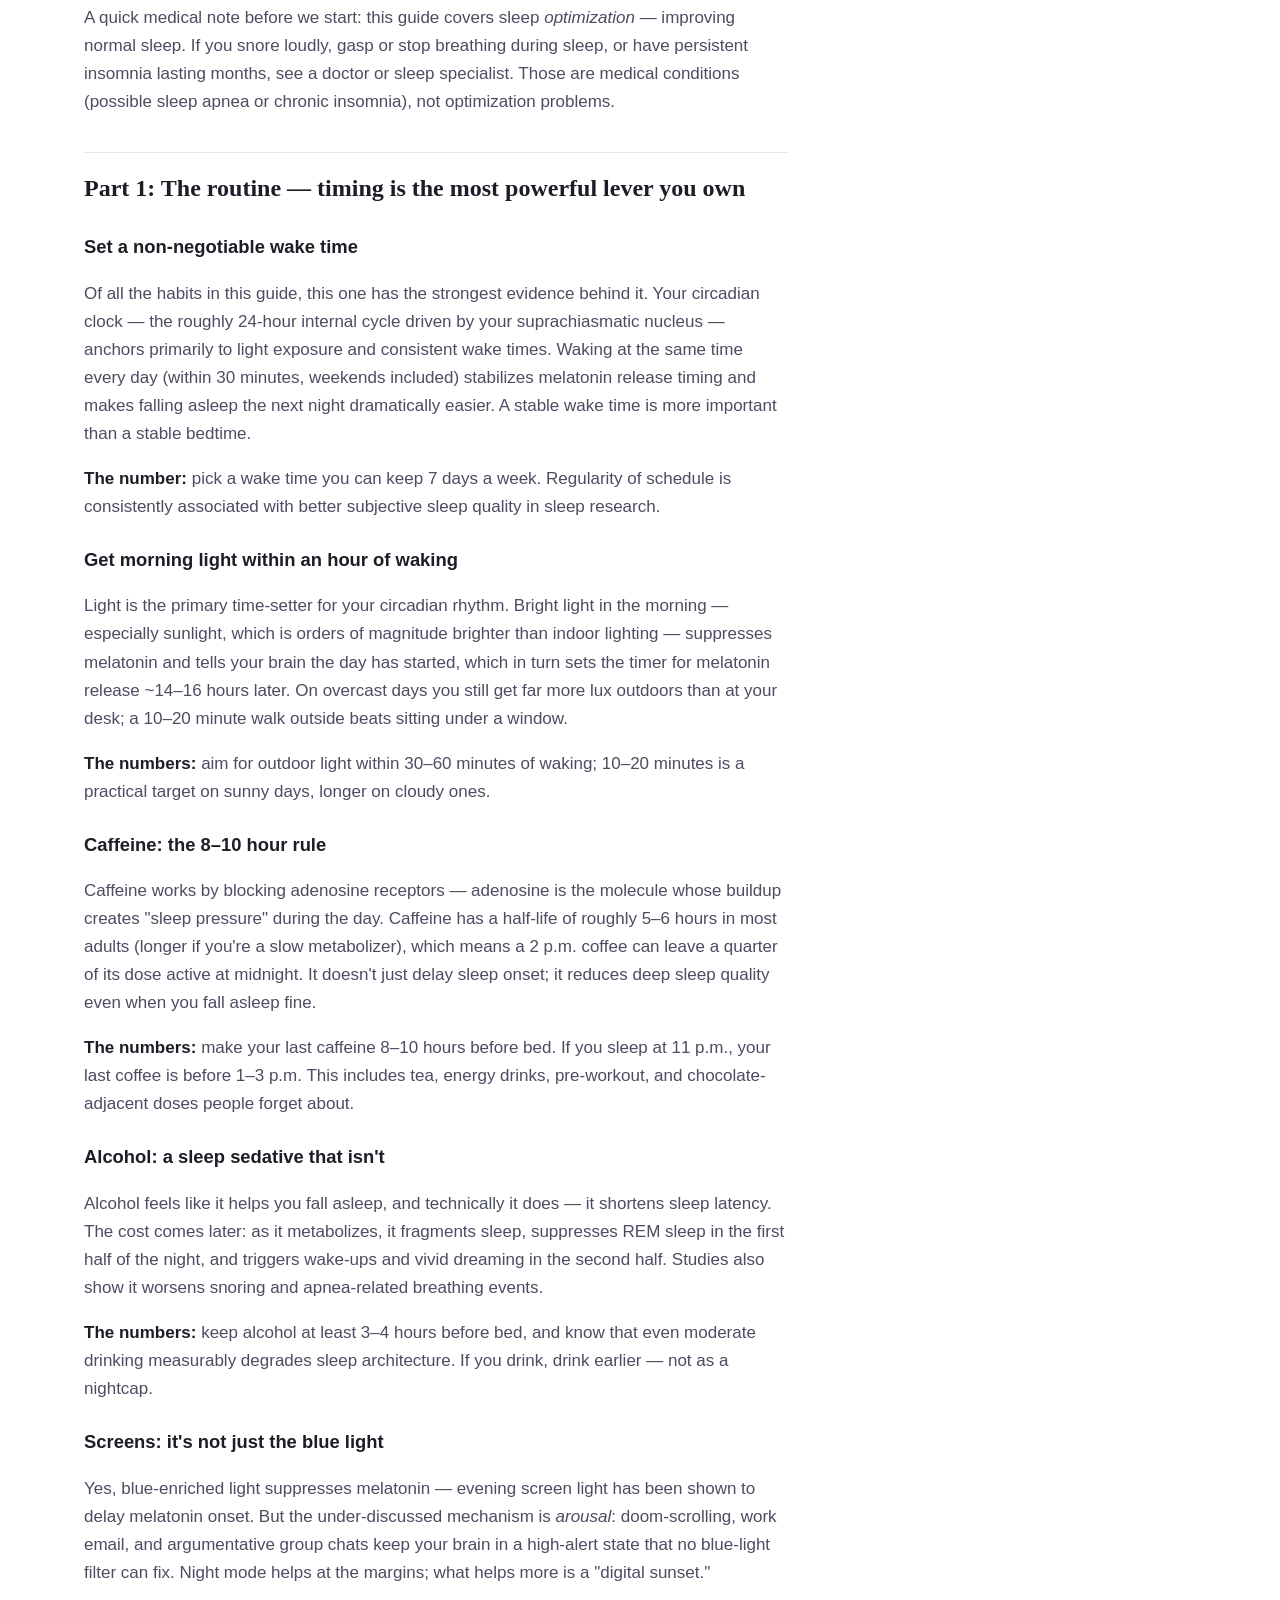
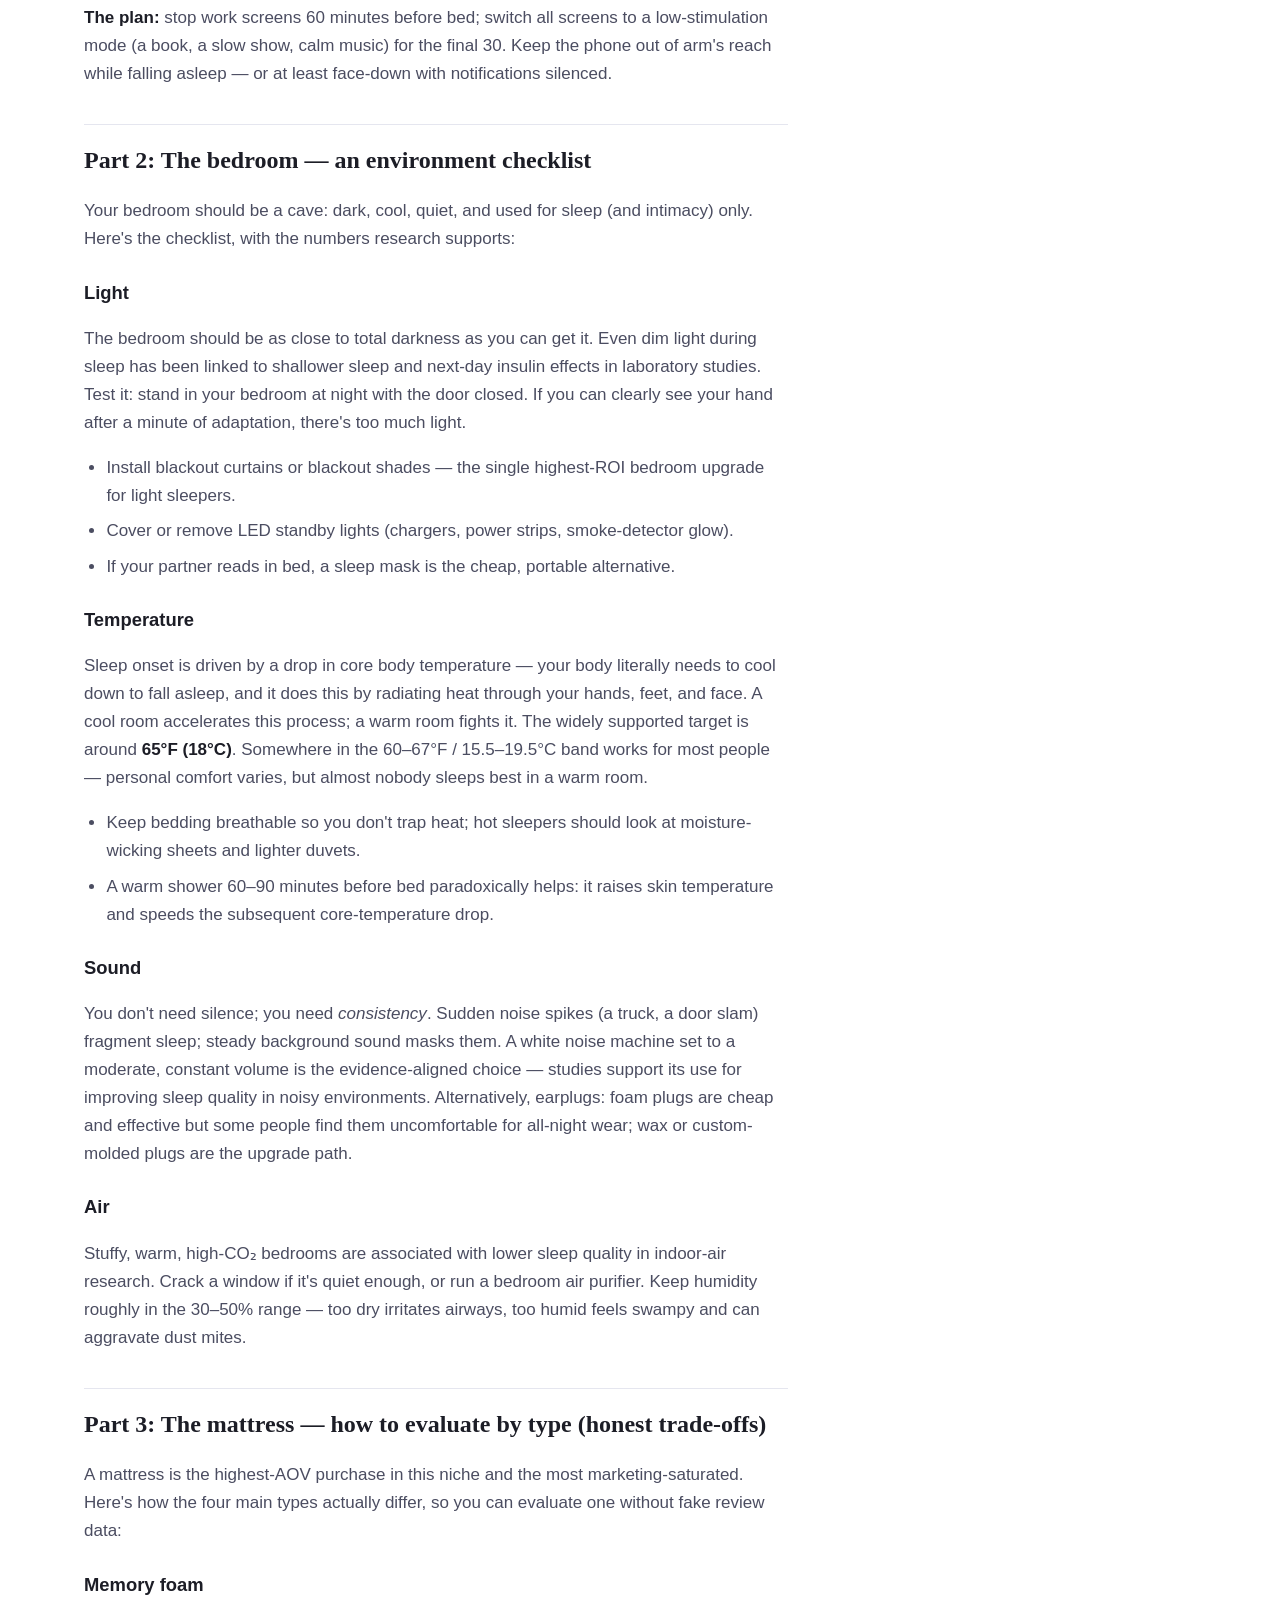
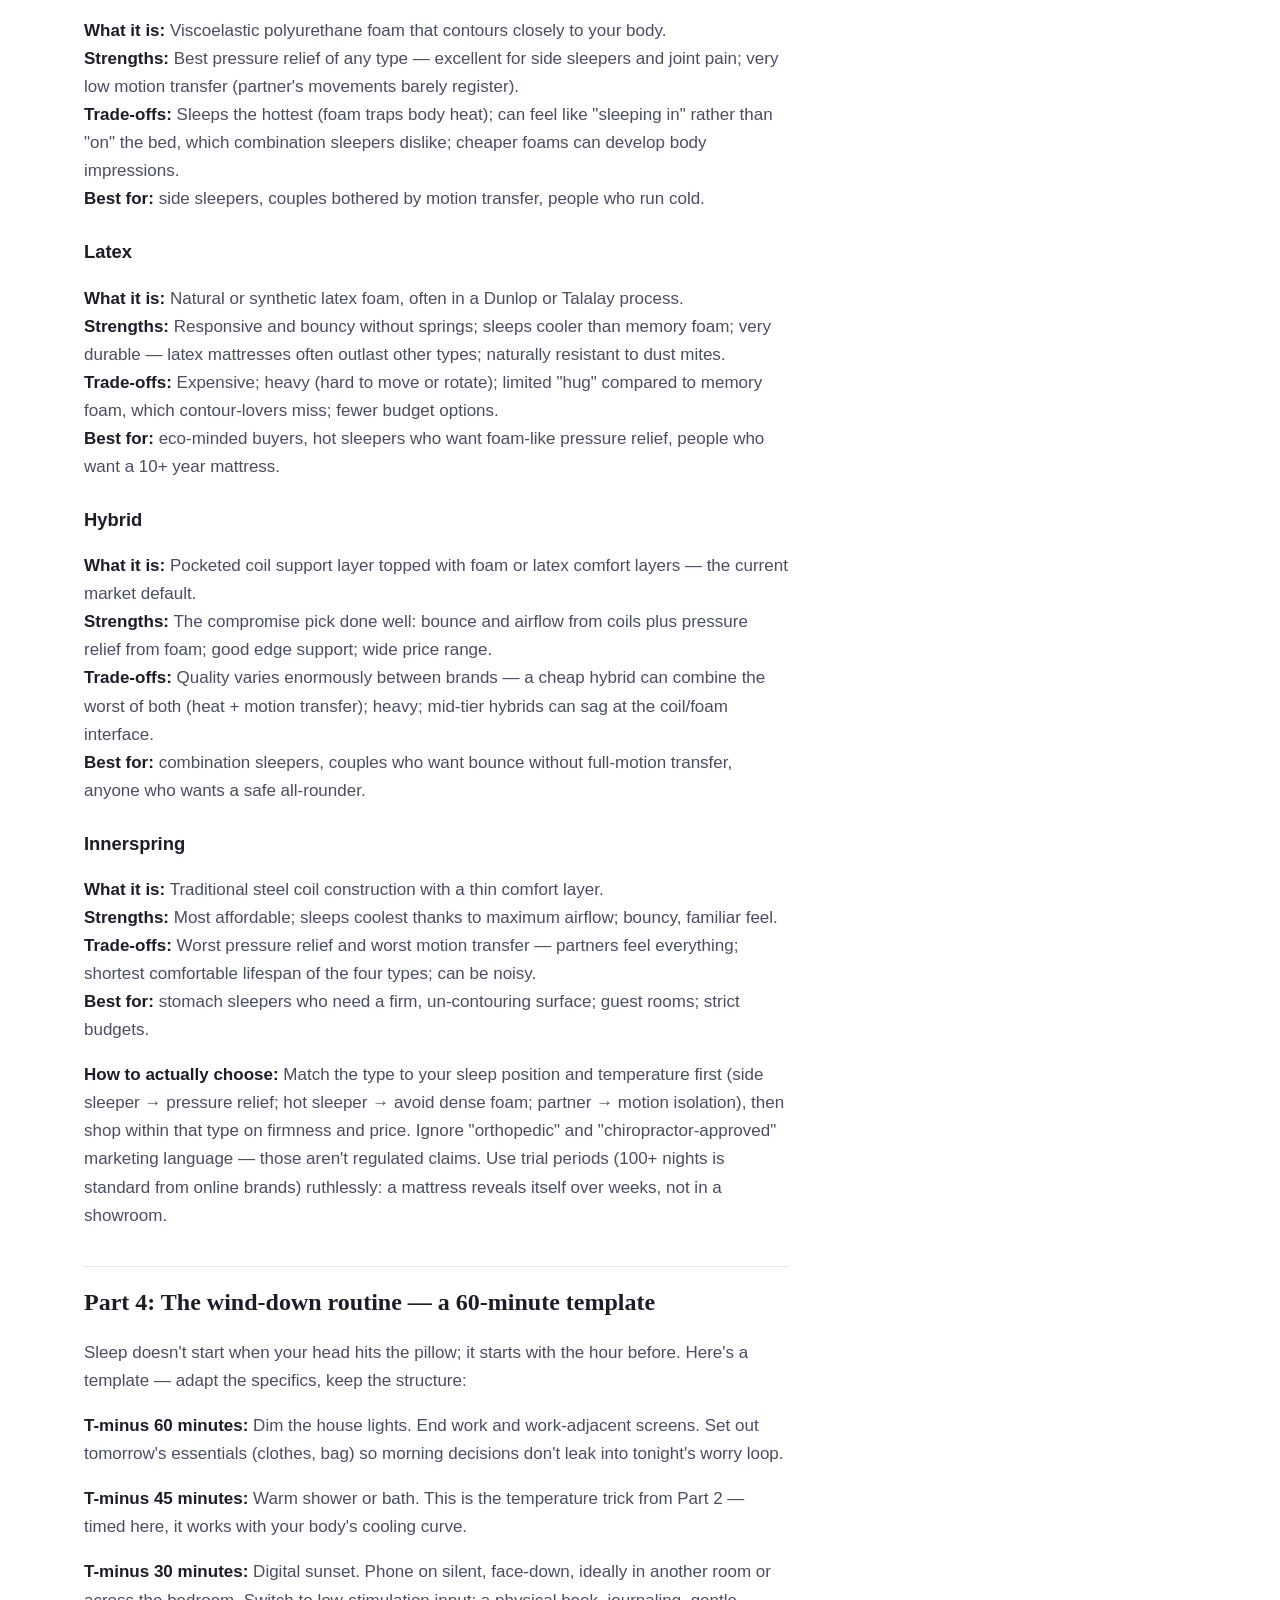
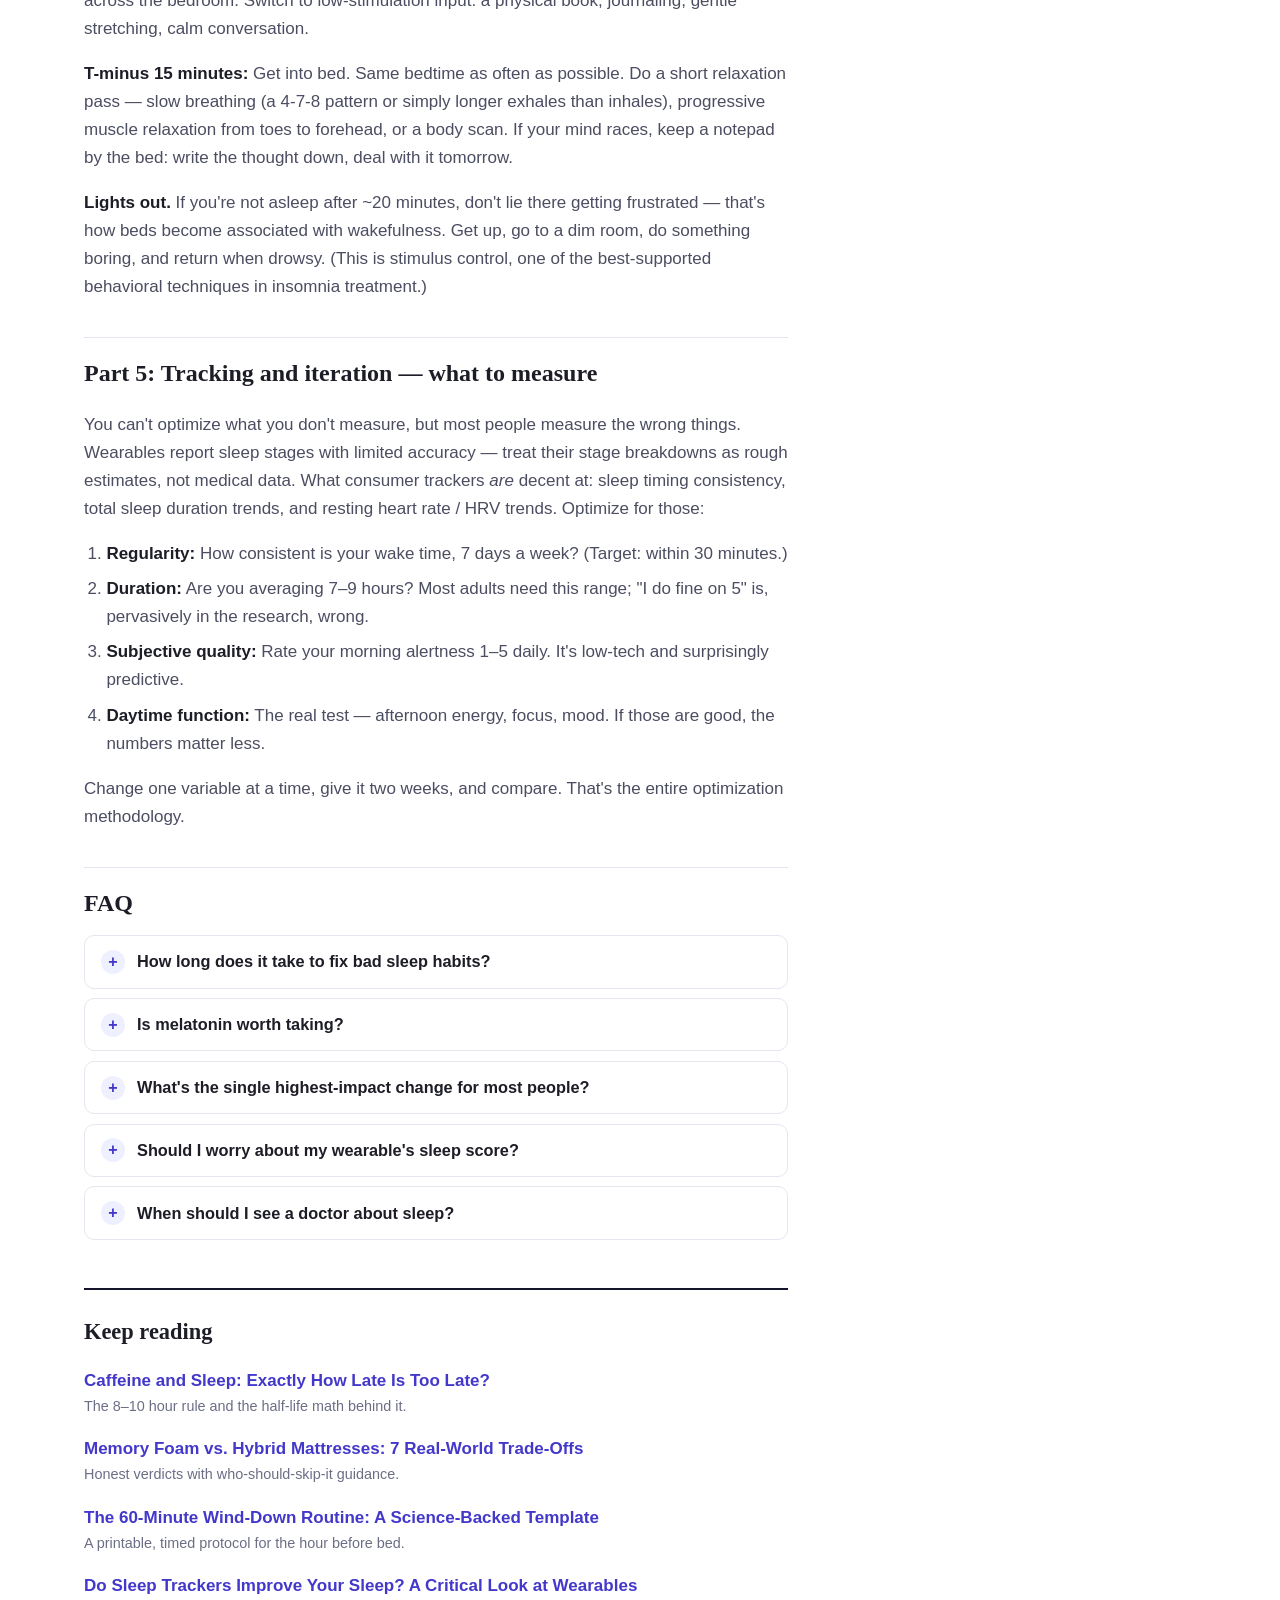
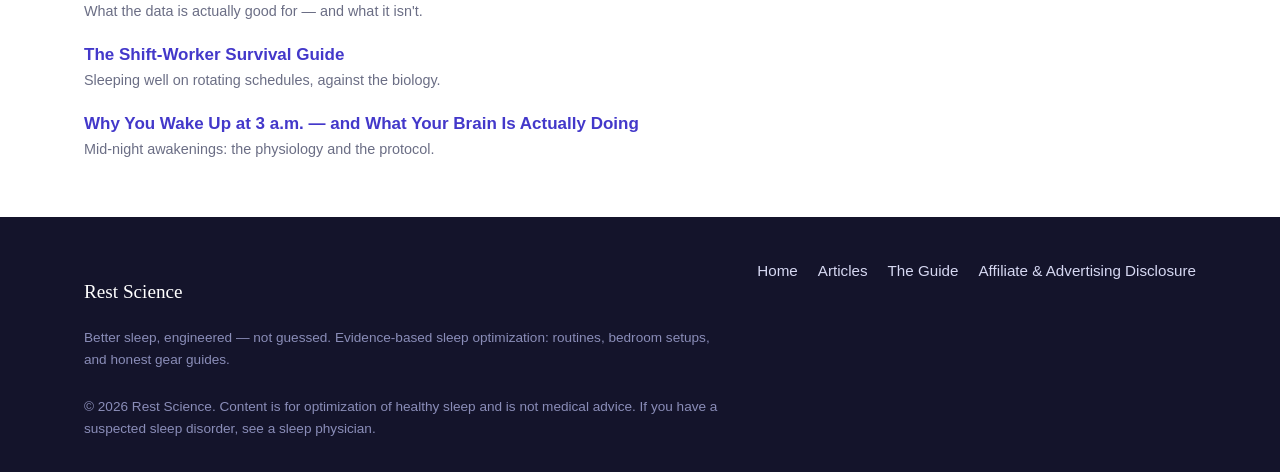
<file: articles/the-science-backed-sleep-optimization-guide.html>
<!DOCTYPE html>
<html lang="en">
<head>
  <meta charset="utf-8">
  <meta name="viewport" content="width=device-width, initial-scale=1">
  <title>The Science-Backed Sleep Optimization Guide: Routine, Environment, and Gear | Rest Science</title>
  <meta name="description" content="The complete sleep optimization systems guide: circadian routine, bedroom environment, mattress trade-offs, a 60-minute wind-down, and tracking — every recommendation traced to sleep physiology with numbers you can act on tonight.">
  <meta property="og:title" content="The Science-Backed Sleep Optimization Guide: Routine, Environment, and Gear">
  <meta property="og:description" content="Five systems — routine, bedroom, mattress, wind-down, tracking — with real numbers and zero pseudoscience.">
  <meta property="og:type" content="article">
  <meta property="og:url" content="https://sleep-optimization.pages.dev/articles/the-science-backed-sleep-optimization-guide.html">
  <!-- MEDIVAVINE/JOURNEY: paste ad network script here -->
  <link rel="stylesheet" href="../styles.css">
  <link rel="icon" href="data:image/svg+xml,<svg xmlns='http://www.w3.org/2000/svg' viewBox='0 0 100 100'><circle cx='50' cy='50' r='44' fill='%234338ca'/><path d='M64 22a30 30 0 1 0 14 56 34 34 0 0 1-14-56z' fill='%2314142b'/></svg>">
</head>
<body>
  <a class="skip-link" href="#main-content">Skip to content</a>
  <header class="site-header">
    <div class="wrap">
      <a class="brand" href="../index.html" aria-label="Rest Science home">
        <span class="brand-mark" aria-hidden="true"></span>
        <span>
          <span class="brand-name">Rest Science</span>
          <span class="brand-tag">Better sleep, engineered — not guessed.</span>
        </span>
      </a>
            <nav class="main-nav" id="mainNav" aria-label="Main navigation">
        <ul>
          <li><a href="../index.html">Home</a></li>
          <li><a href="../index.html#articles">Articles</a></li>
          <li><a href="the-science-backed-sleep-optimization-guide.html">The Guide</a></li>
          <li><a href="../disclosure.html">Disclosure</a></li>
        </ul>
      </nav>
      <div class="header-actions">
        <div class="site-search">
          <input type="search" id="siteSearch" placeholder="Search articles&hellip;" autocomplete="off" aria-label="Search articles">
          <ul class="search-results" id="searchResults" role="listbox" aria-label="Search results" hidden></ul>
        </div>
        <button class="theme-toggle" id="themeToggle" aria-label="Switch to dark mode" aria-pressed="false">&#x1F319;</button>
        <button class="nav-toggle" aria-label="Toggle navigation" aria-expanded="false" aria-controls="mainNav">☰</button>
      </div>
    </div>
  </header>

  <main id="main-content">
    <div class="wrap">
      <p class="breadcrumb"><a href="../index.html">Home</a> → Flagship guide</p>
      <article class="article-body">
        <h1>The Science-Backed Sleep Optimization Guide: Routine, Environment, and Gear</h1>
        <div class="byline">
          <span class="author">By the Rest Science Team</span>
          <time datetime="2026-09-20">Published September 20, 2026</time>
          <span class="read-time">10 min read</span>
        </div>
        <p class="disclosure-notice">Rest Science may earn a commission on purchases made through some links on this page. It never changes our verdicts. Read our <a href="../disclosure.html">affiliate &amp; advertising disclosure</a>.</p>
        <p class="lede"><strong>Most sleep advice is either too vague to follow ("practice good sleep hygiene") or too gimmicky to trust (biohacking gadgets with miracle claims).</strong> This guide is the middle path: every recommendation below traces to sleep physiology — circadian timing, core body temperature, adenosine sleep pressure, and the environmental factors that research consistently links to better sleep. No magic, no pseudoscience — just the levers that actually move the needle, with numbers you can act on tonight.</p>

        <h2>Why sleep optimization is a systems problem</h2>
        <p>Poor sleep rarely has a single cause. It's the product of three overlapping systems: your <strong>routine</strong> (when you sleep, what you do before bed), your <strong>environment</strong> (light, sound, temperature, air), and your <strong>gear</strong> (mattress, pillow, bedding, gadgets). Fix one and you might notice something. Fix all three deliberately and the effect compounds — that's what "sleep optimization" actually means. Think of it as engineering, not inspiration.</p>
        <p>A quick medical note before we start: this guide covers sleep <em>optimization</em> — improving normal sleep. If you snore loudly, gasp or stop breathing during sleep, or have persistent insomnia lasting months, see a doctor or sleep specialist. Those are medical conditions (possible sleep apnea or chronic insomnia), not optimization problems.</p>

        <h2>Part 1: The routine — timing is the most powerful lever you own</h2>

        <h3>Set a non-negotiable wake time</h3>
        <p>Of all the habits in this guide, this one has the strongest evidence behind it. Your circadian clock — the roughly 24-hour internal cycle driven by your suprachiasmatic nucleus — anchors primarily to light exposure and consistent wake times. Waking at the same time every day (within 30 minutes, weekends included) stabilizes melatonin release timing and makes falling asleep the next night dramatically easier. A stable wake time is more important than a stable bedtime.</p>
        <p><strong>The number:</strong> pick a wake time you can keep 7 days a week. Regularity of schedule is consistently associated with better subjective sleep quality in sleep research.</p>
        <!-- AFFILIATE: sunrise alarm clocks — recommend models for heavy sleepers and partner-friendly wake-ups. -->

        <h3>Get morning light within an hour of waking</h3>
        <p>Light is the primary time-setter for your circadian rhythm. Bright light in the morning — especially sunlight, which is orders of magnitude brighter than indoor lighting — suppresses melatonin and tells your brain the day has started, which in turn sets the timer for melatonin release ~14–16 hours later. On overcast days you still get far more lux outdoors than at your desk; a 10–20 minute walk outside beats sitting under a window.</p>
        <p><strong>The numbers:</strong> aim for outdoor light within 30–60 minutes of waking; 10–20 minutes is a practical target on sunny days, longer on cloudy ones.</p>

        <h3>Caffeine: the 8–10 hour rule</h3>
        <p>Caffeine works by blocking adenosine receptors — adenosine is the molecule whose buildup creates "sleep pressure" during the day. Caffeine has a half-life of roughly 5–6 hours in most adults (longer if you're a slow metabolizer), which means a 2 p.m. coffee can leave a quarter of its dose active at midnight. It doesn't just delay sleep onset; it reduces deep sleep quality even when you fall asleep fine.</p>
        <p><strong>The numbers:</strong> make your last caffeine 8–10 hours before bed. If you sleep at 11 p.m., your last coffee is before 1–3 p.m. This includes tea, energy drinks, pre-workout, and chocolate-adjacent doses people forget about.</p>

        <h3>Alcohol: a sleep sedative that isn't</h3>
        <p>Alcohol feels like it helps you fall asleep, and technically it does — it shortens sleep latency. The cost comes later: as it metabolizes, it fragments sleep, suppresses REM sleep in the first half of the night, and triggers wake-ups and vivid dreaming in the second half. Studies also show it worsens snoring and apnea-related breathing events.</p>
        <p><strong>The numbers:</strong> keep alcohol at least 3–4 hours before bed, and know that even moderate drinking measurably degrades sleep architecture. If you drink, drink earlier — not as a nightcap.</p>

        <h3>Screens: it's not just the blue light</h3>
        <p>Yes, blue-enriched light suppresses melatonin — evening screen light has been shown to delay melatonin onset. But the under-discussed mechanism is <em>arousal</em>: doom-scrolling, work email, and argumentative group chats keep your brain in a high-alert state that no blue-light filter can fix. Night mode helps at the margins; what helps more is a "digital sunset."</p>
        <p><strong>The plan:</strong> stop work screens 60 minutes before bed; switch all screens to a low-stimulation mode (a book, a slow show, calm music) for the final 30. Keep the phone out of arm's reach while falling asleep — or at least face-down with notifications silenced.</p>

        <h2>Part 2: The bedroom — an environment checklist</h2>
        <p>Your bedroom should be a cave: dark, cool, quiet, and used for sleep (and intimacy) only. Here's the checklist, with the numbers research supports:</p>

        <h3>Light</h3>
        <p>The bedroom should be as close to total darkness as you can get it. Even dim light during sleep has been linked to shallower sleep and next-day insulin effects in laboratory studies. Test it: stand in your bedroom at night with the door closed. If you can clearly see your hand after a minute of adaptation, there's too much light.</p>
        <ul>
          <li>Install blackout curtains or blackout shades — the single highest-ROI bedroom upgrade for light sleepers.</li>
          <li>Cover or remove LED standby lights (chargers, power strips, smoke-detector glow).</li>
          <li>If your partner reads in bed, a sleep mask is the cheap, portable alternative.</li>
        </ul>
        <!-- AFFILIATE: blackout curtains, blackout shades, and contoured sleep masks — best-of listicle links in each category. -->

        <h3>Temperature</h3>
        <p>Sleep onset is driven by a drop in core body temperature — your body literally needs to cool down to fall asleep, and it does this by radiating heat through your hands, feet, and face. A cool room accelerates this process; a warm room fights it. The widely supported target is around <strong>65°F (18°C)</strong>. Somewhere in the 60–67°F / 15.5–19.5°C band works for most people — personal comfort varies, but almost nobody sleeps best in a warm room.</p>
        <ul>
          <li>Keep bedding breathable so you don't trap heat; hot sleepers should look at moisture-wicking sheets and lighter duvets.</li>
          <li>A warm shower 60–90 minutes before bed paradoxically helps: it raises skin temperature and speeds the subsequent core-temperature drop.</li>
        </ul>
        <!-- AFFILIATE: active cooling — Eight Sleep-style pods, water-cooled toppers, and cooling mattress pads for hot sleepers. -->

        <h3>Sound</h3>
        <p>You don't need silence; you need <em>consistency</em>. Sudden noise spikes (a truck, a door slam) fragment sleep; steady background sound masks them. A white noise machine set to a moderate, constant volume is the evidence-aligned choice — studies support its use for improving sleep quality in noisy environments. Alternatively, earplugs: foam plugs are cheap and effective but some people find them uncomfortable for all-night wear; wax or custom-molded plugs are the upgrade path.</p>

        <h3>Air</h3>
        <p>Stuffy, warm, high-CO₂ bedrooms are associated with lower sleep quality in indoor-air research. Crack a window if it's quiet enough, or run a bedroom air purifier. Keep humidity roughly in the 30–50% range — too dry irritates airways, too humid feels swampy and can aggravate dust mites.</p>
        <!-- AFFILIATE: white noise machines, earplugs, and bedroom air purifiers. -->

        <h2>Part 3: The mattress — how to evaluate by type (honest trade-offs)</h2>
        <p>A mattress is the highest-AOV purchase in this niche and the most marketing-saturated. Here's how the four main types actually differ, so you can evaluate one without fake review data:</p>

        <h3>Memory foam</h3>
        <p><strong>What it is:</strong> Viscoelastic polyurethane foam that contours closely to your body.<br>
        <strong>Strengths:</strong> Best pressure relief of any type — excellent for side sleepers and joint pain; very low motion transfer (partner's movements barely register).<br>
        <strong>Trade-offs:</strong> Sleeps the hottest (foam traps body heat); can feel like "sleeping in" rather than "on" the bed, which combination sleepers dislike; cheaper foams can develop body impressions.<br>
        <strong>Best for:</strong> side sleepers, couples bothered by motion transfer, people who run cold.</p>

        <h3>Latex</h3>
        <p><strong>What it is:</strong> Natural or synthetic latex foam, often in a Dunlop or Talalay process.<br>
        <strong>Strengths:</strong> Responsive and bouncy without springs; sleeps cooler than memory foam; very durable — latex mattresses often outlast other types; naturally resistant to dust mites.<br>
        <strong>Trade-offs:</strong> Expensive; heavy (hard to move or rotate); limited "hug" compared to memory foam, which contour-lovers miss; fewer budget options.<br>
        <strong>Best for:</strong> eco-minded buyers, hot sleepers who want foam-like pressure relief, people who want a 10+ year mattress.</p>

        <h3>Hybrid</h3>
        <p><strong>What it is:</strong> Pocketed coil support layer topped with foam or latex comfort layers — the current market default.<br>
        <strong>Strengths:</strong> The compromise pick done well: bounce and airflow from coils plus pressure relief from foam; good edge support; wide price range.<br>
        <strong>Trade-offs:</strong> Quality varies enormously between brands — a cheap hybrid can combine the worst of both (heat + motion transfer); heavy; mid-tier hybrids can sag at the coil/foam interface.<br>
        <strong>Best for:</strong> combination sleepers, couples who want bounce without full-motion transfer, anyone who wants a safe all-rounder.</p>

        <h3>Innerspring</h3>
        <p><strong>What it is:</strong> Traditional steel coil construction with a thin comfort layer.<br>
        <strong>Strengths:</strong> Most affordable; sleeps coolest thanks to maximum airflow; bouncy, familiar feel.<br>
        <strong>Trade-offs:</strong> Worst pressure relief and worst motion transfer — partners feel everything; shortest comfortable lifespan of the four types; can be noisy.<br>
        <strong>Best for:</strong> stomach sleepers who need a firm, un-contouring surface; guest rooms; strict budgets.</p>

        <p><strong>How to actually choose:</strong> Match the type to your sleep position and temperature first (side sleeper → pressure relief; hot sleeper → avoid dense foam; partner → motion isolation), then shop within that type on firmness and price. Ignore "orthopedic" and "chiropractor-approved" marketing language — those aren't regulated claims. Use trial periods (100+ nights is standard from online brands) ruthlessly: a mattress reveals itself over weeks, not in a showroom.</p>
        <!-- AFFILIATE: mattress comparison and best-of articles via Impact.com / CJ Affiliate / ShareASale brand programs — mattress affiliates are famously high-ticket, typically high CPA per sale. This is the niche's revenue engine. -->

        <h2>Part 4: The wind-down routine — a 60-minute template</h2>
        <p>Sleep doesn't start when your head hits the pillow; it starts with the hour before. Here's a template — adapt the specifics, keep the structure:</p>
        <p><strong>T-minus 60 minutes:</strong> Dim the house lights. End work and work-adjacent screens. Set out tomorrow's essentials (clothes, bag) so morning decisions don't leak into tonight's worry loop.</p>
        <p><strong>T-minus 45 minutes:</strong> Warm shower or bath. This is the temperature trick from Part 2 — timed here, it works with your body's cooling curve.</p>
        <p><strong>T-minus 30 minutes:</strong> Digital sunset. Phone on silent, face-down, ideally in another room or across the bedroom. Switch to low-stimulation input: a physical book, journaling, gentle stretching, calm conversation.</p>
        <p><strong>T-minus 15 minutes:</strong> Get into bed. Same bedtime as often as possible. Do a short relaxation pass — slow breathing (a 4-7-8 pattern or simply longer exhales than inhales), progressive muscle relaxation from toes to forehead, or a body scan. If your mind races, keep a notepad by the bed: write the thought down, deal with it tomorrow.</p>
        <p><strong>Lights out.</strong> If you're not asleep after ~20 minutes, don't lie there getting frustrated — that's how beds become associated with wakefulness. Get up, go to a dim room, do something boring, and return when drowsy. (This is stimulus control, one of the best-supported behavioral techniques in insomnia treatment.)</p>
        <!-- AFFILIATE: digital products — the 30-Day Sleep Reset Planner and Bedroom Audit Checklist as lead magnets and shop items. -->

        <h2>Part 5: Tracking and iteration — what to measure</h2>
        <p>You can't optimize what you don't measure, but most people measure the wrong things. Wearables report sleep stages with limited accuracy — treat their stage breakdowns as rough estimates, not medical data. What consumer trackers <em>are</em> decent at: sleep timing consistency, total sleep duration trends, and resting heart rate / HRV trends. Optimize for those:</p>
        <ol>
          <li><strong>Regularity:</strong> How consistent is your wake time, 7 days a week? (Target: within 30 minutes.)</li>
          <li><strong>Duration:</strong> Are you averaging 7–9 hours? Most adults need this range; "I do fine on 5" is, pervasively in the research, wrong.</li>
          <li><strong>Subjective quality:</strong> Rate your morning alertness 1–5 daily. It's low-tech and surprisingly predictive.</li>
          <li><strong>Daytime function:</strong> The real test — afternoon energy, focus, mood. If those are good, the numbers matter less.</li>
        </ol>
        <p>Change one variable at a time, give it two weeks, and compare. That's the entire optimization methodology.</p>
        <!-- AFFILIATE: sleep trackers — Oura, Apple Watch, and dedicated trackers, with honest accuracy caveats. -->

        <div class="faq">
          <h2>FAQ</h2>
          <h3>How long does it take to fix bad sleep habits?</h3>
          <p>Circadian shifts take roughly one day per hour of schedule change, and new routines typically need 2–4 weeks of consistency before they feel natural. If you've been chronically sleep-deprived, expect a "sleep debt" rebound — extra-long nights for the first week — before things stabilize.</p>
          <h3>Is melatonin worth taking?</h3>
          <p>Melatonin is a timing signal, not a sedative: low doses (0.5–1 mg) taken a few hours before bed can help shift an early/late schedule, especially for jet lag. It's less useful as a nightly knockout pill, and quality control in supplements is inconsistent. Talk to your doctor before regular use.</p>
          <h3>What's the single highest-impact change for most people?</h3>
          <p>A fixed wake time plus morning daylight. It's free, it's the strongest lever in circadian science, and it makes every other change in this guide easier.</p>
          <h3>Should I worry about my wearable's sleep score?</h3>
          <p>No — or at least, not much. Consumer sleep-stage accuracy is modest; scores can create anxiety (sometimes called "orthosomnia") that itself harms sleep. Use the trends, ignore the nightly grade.</p>
          <h3>When should I see a doctor about sleep?</h3>
          <p>If you snore loudly, gasp or pause breathing during sleep, have persistent insomnia (trouble sleeping 3+ nights a week for 3+ months), experience excessive daytime sleepiness despite adequate sleep, or have restless legs that disrupt sleep — those warrant a sleep physician, not a blog post. Optimization is for healthy sleep; diagnosis is for doctors.</p>
        </div>

        <section class="keep-reading" aria-label="Keep reading">
          <h2>Keep reading</h2>
          <ul>
            <li><a href="caffeine-and-sleep-exactly-how-late-is-too-late.html">Caffeine and Sleep: Exactly How Late Is Too Late?</a><span>The 8–10 hour rule and the half-life math behind it.</span></li>
            <li><a href="memory-foam-vs-hybrid-mattresses-7-real-world-trade-offs.html">Memory Foam vs. Hybrid Mattresses: 7 Real-World Trade-Offs</a><span>Honest verdicts with who-should-skip-it guidance.</span></li>
            <li><a href="the-60-minute-wind-down-routine-a-science-backed-template.html">The 60-Minute Wind-Down Routine: A Science-Backed Template</a><span>A printable, timed protocol for the hour before bed.</span></li>
            <li><a href="do-sleep-trackers-improve-your-sleep-a-critical-look-at-wearables.html">Do Sleep Trackers Improve Your Sleep? A Critical Look at Wearables</a><span>What the data is actually good for — and what it isn't.</span></li>
            <li><a href="the-shift-worker-survival-guide.html">The Shift-Worker Survival Guide</a><span>Sleeping well on rotating schedules, against the biology.</span></li>
            <li><a href="why-you-wake-up-at-3am-and-what-your-brain-is-actually-doing.html">Why You Wake Up at 3 a.m. — and What Your Brain Is Actually Doing</a><span>Mid-night awakenings: the physiology and the protocol.</span></li>
          </ul>
        </section>
      </article>
    </div>
  </main>

  <footer class="site-footer">
    <div class="wrap">
      <div>
        <p class="footer-brand">Rest Science</p>
        <p class="footer-note">Better sleep, engineered — not guessed. Evidence-based sleep optimization: routines, bedroom setups, and honest gear guides.</p>
      </div>
      <nav class="footer-nav" aria-label="Footer navigation">
        <ul>
          <li><a href="../index.html">Home</a></li>
          <li><a href="../index.html#articles">Articles</a></li>
          <li><a href="the-science-backed-sleep-optimization-guide.html">The Guide</a></li>
          <li><a href="../disclosure.html">Affiliate &amp; Advertising Disclosure</a></li>
        </ul>
      </nav>
      <p class="footer-copy">© 2026 Rest Science. Content is for optimization of healthy sleep and is not medical advice. If you have a suspected sleep disorder, see a sleep physician.</p>
    </div>
  </footer>

  <script src="../assets/site.js"></script>
</body>
</html>
</file>
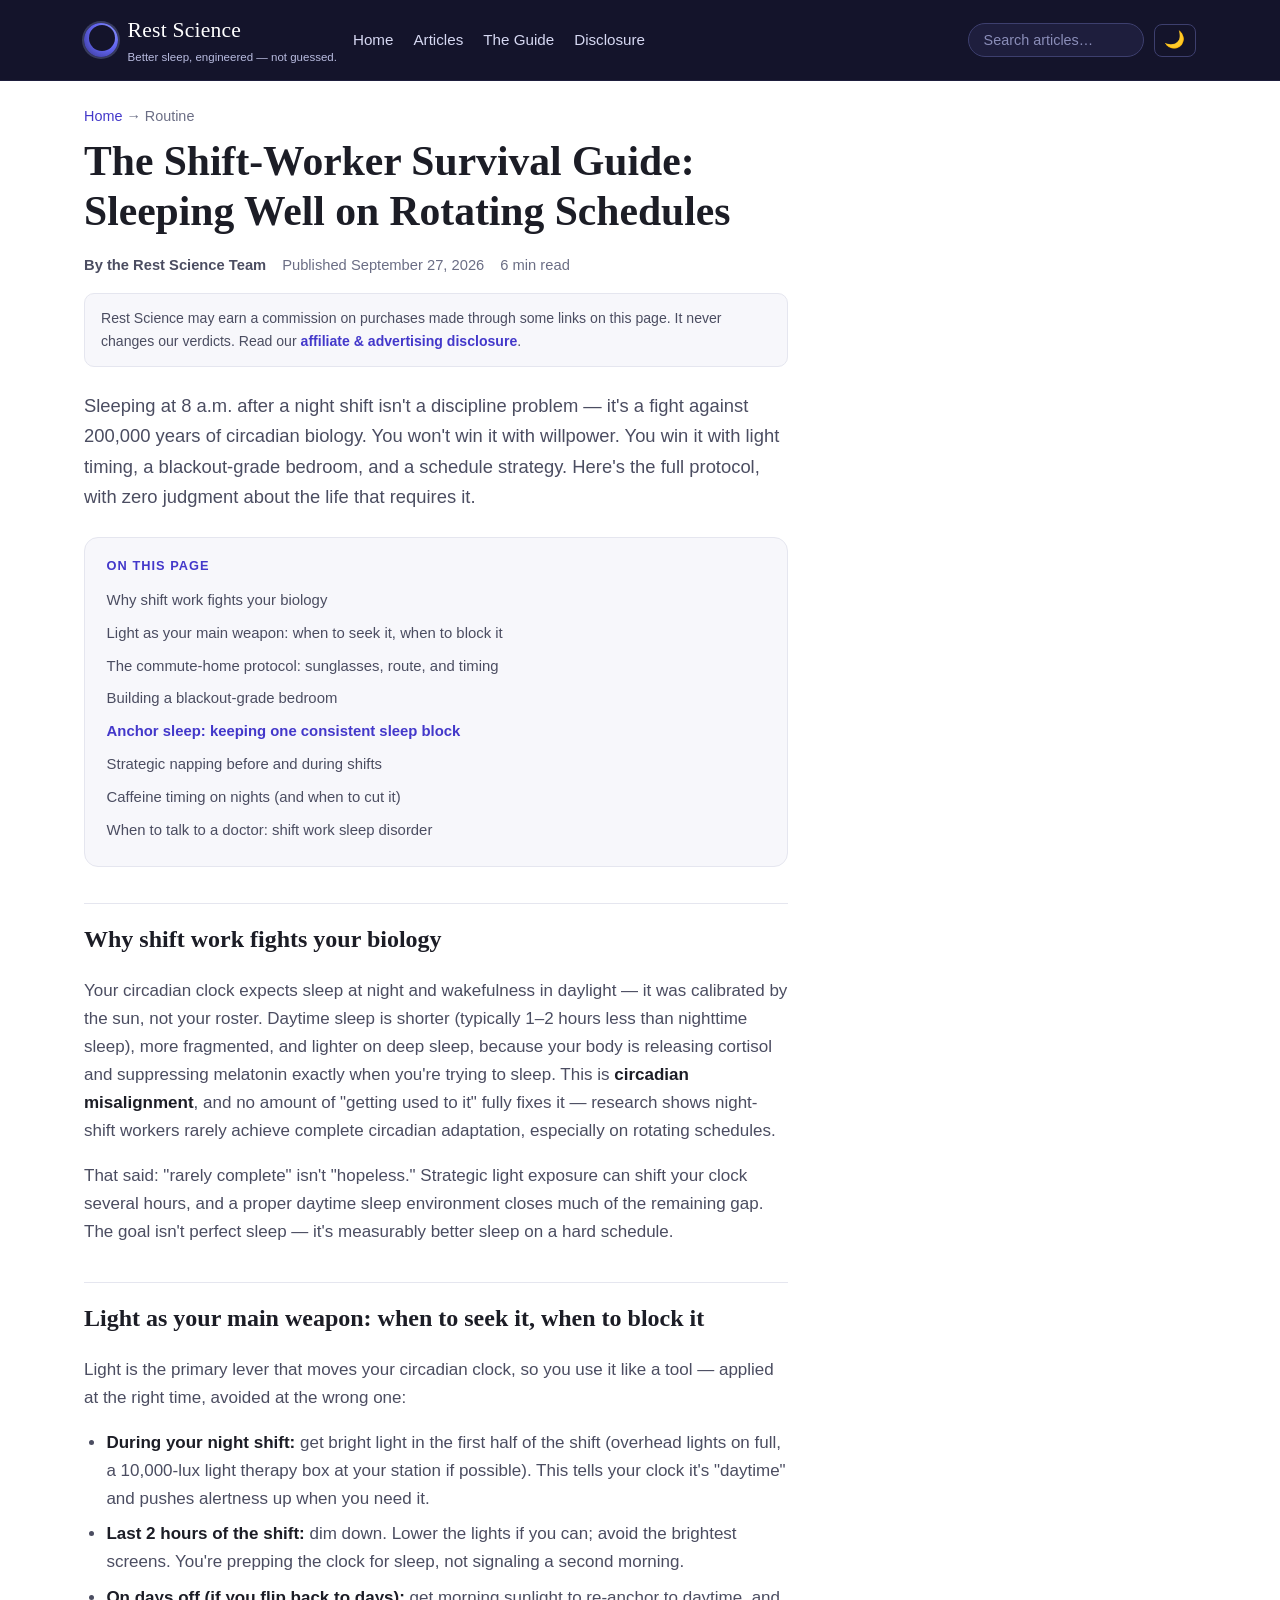
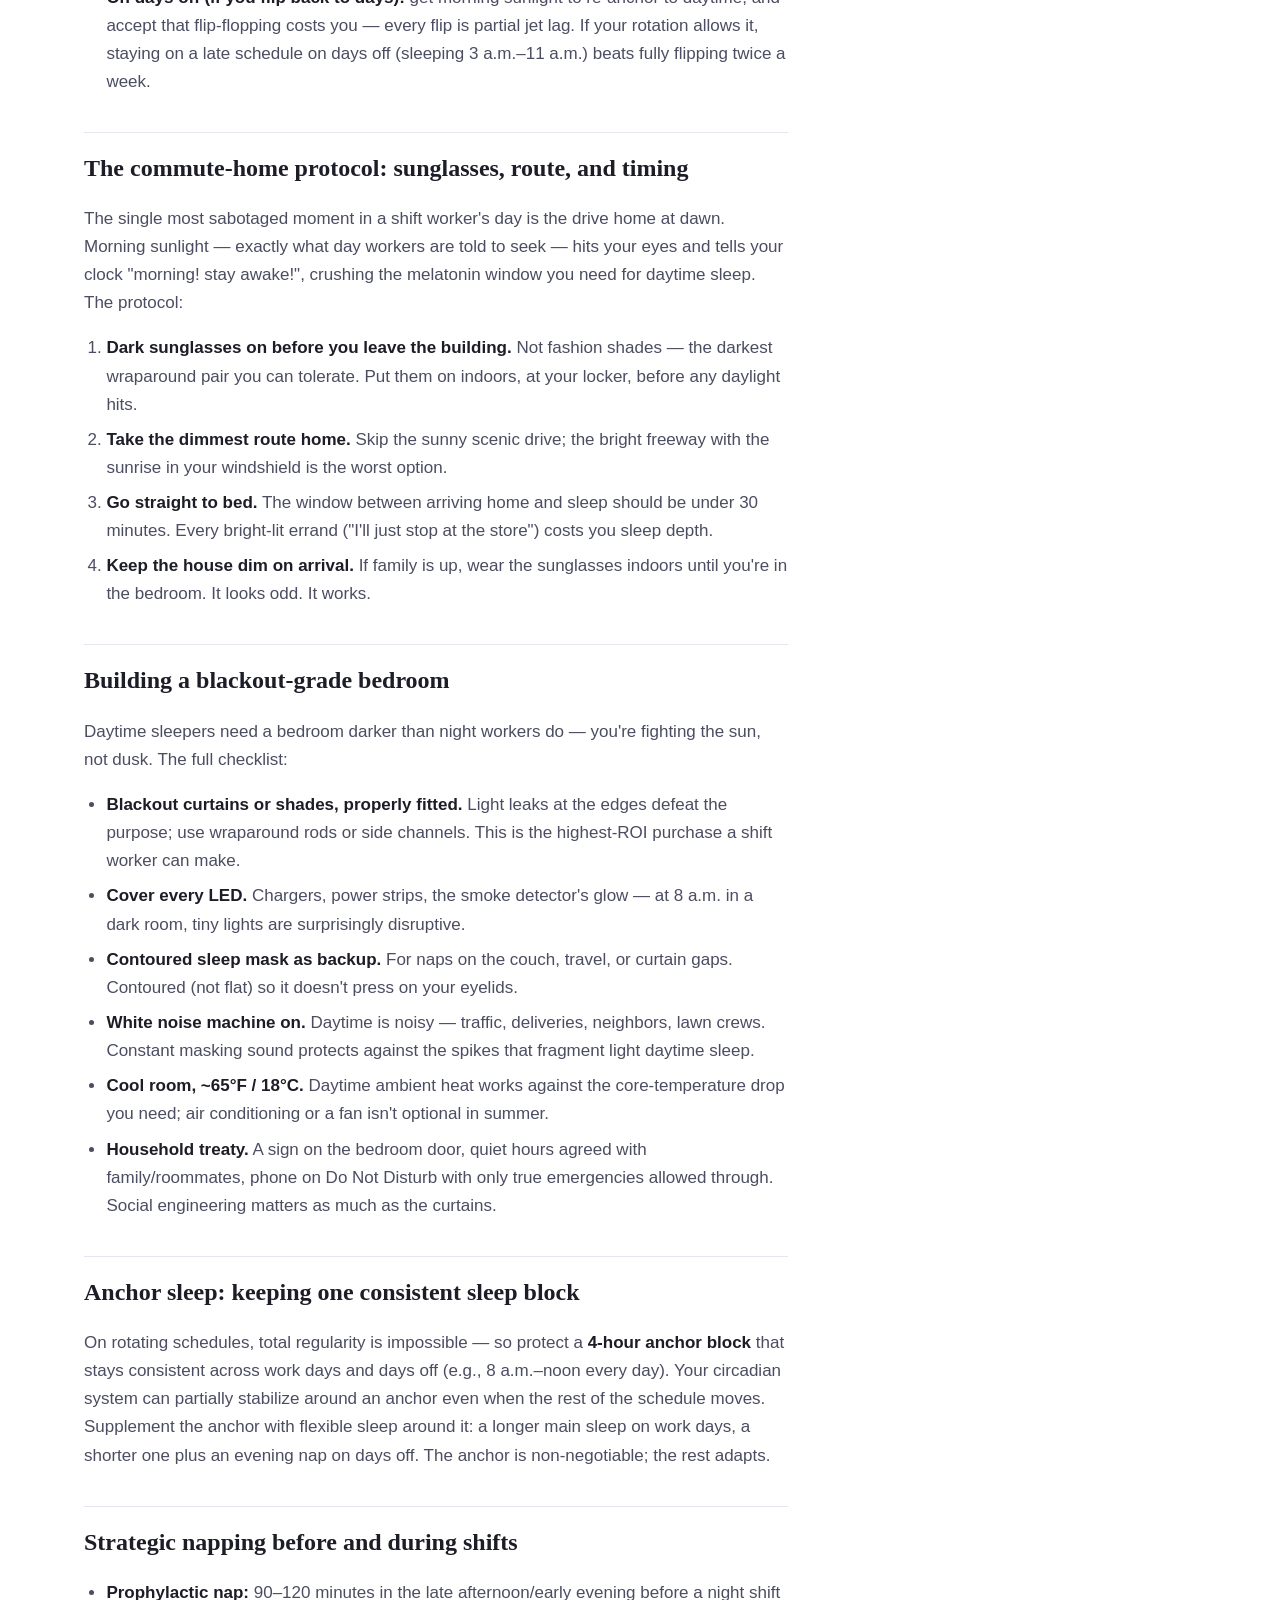
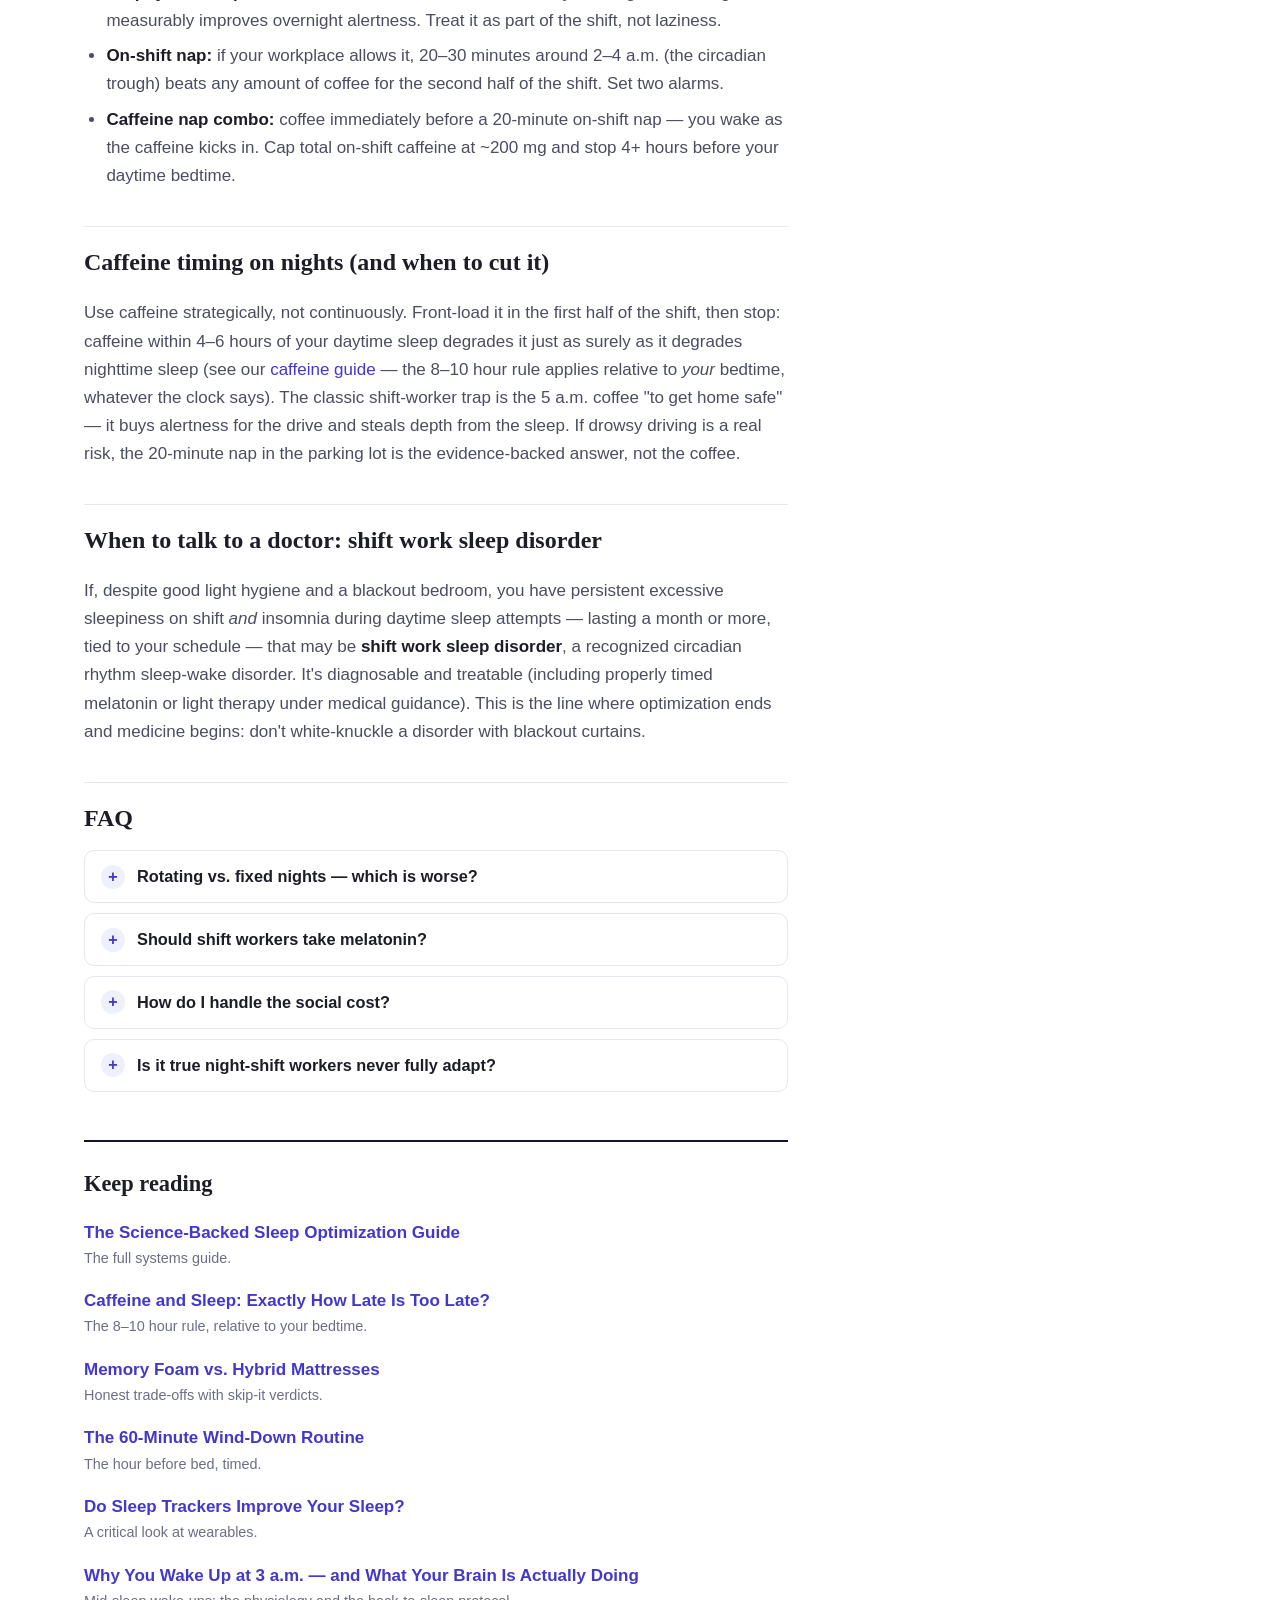
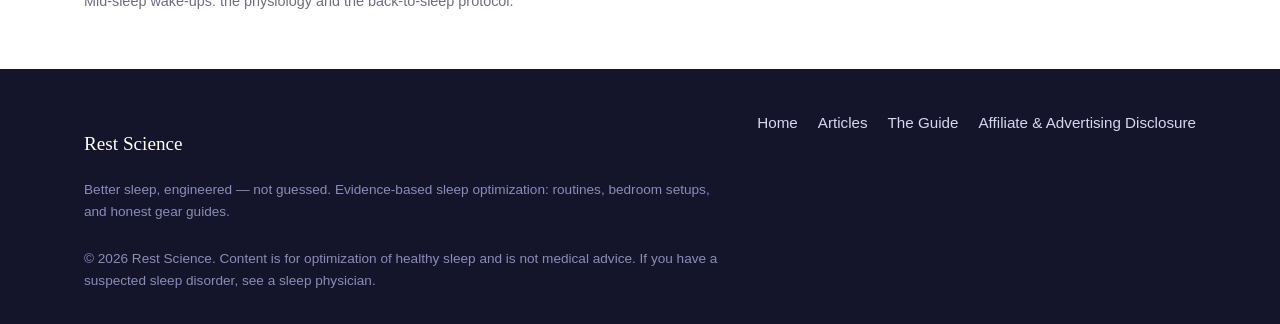
<file: articles/the-shift-worker-survival-guide.html>
<!DOCTYPE html>
<html lang="en">
<head>
  <meta charset="utf-8">
  <meta name="viewport" content="width=device-width, initial-scale=1">
  <title>The Shift-Worker Survival Guide: Sleeping Well on Rotating Schedules | Rest Science</title>
  <meta name="description" content="Daytime sleep against circadian biology: strategic light exposure, the commute-home sunglasses protocol, blackout-grade bedrooms, anchor sleep, and napping rules for shift workers — practical and compassionate.">
  <meta property="og:title" content="The Shift-Worker Survival Guide: Sleeping Well on Rotating Schedules">
  <meta property="og:description" content="Light as a weapon, the commute-home protocol, anchor sleep, and blackout-grade bedrooms for shift workers.">
  <meta property="og:type" content="article">
  <meta property="og:url" content="https://sleep-optimization.pages.dev/articles/the-shift-worker-survival-guide.html">
  <!-- MEDIVAVINE/JOURNEY: paste ad network script here -->
  <link rel="stylesheet" href="../styles.css">
  <link rel="icon" href="data:image/svg+xml,<svg xmlns='http://www.w3.org/2000/svg' viewBox='0 0 100 100'><circle cx='50' cy='50' r='44' fill='%234338ca'/><path d='M64 22a30 30 0 1 0 14 56 34 34 0 0 1-14-56z' fill='%2314142b'/></svg>">
</head>
<body>
  <a class="skip-link" href="#main-content">Skip to content</a>
  <header class="site-header">
    <div class="wrap">
      <a class="brand" href="../index.html" aria-label="Rest Science home">
        <span class="brand-mark" aria-hidden="true"></span>
        <span>
          <span class="brand-name">Rest Science</span>
          <span class="brand-tag">Better sleep, engineered — not guessed.</span>
        </span>
      </a>
            <nav class="main-nav" id="mainNav" aria-label="Main navigation">
        <ul>
          <li><a href="../index.html">Home</a></li>
          <li><a href="../index.html#articles">Articles</a></li>
          <li><a href="the-science-backed-sleep-optimization-guide.html">The Guide</a></li>
          <li><a href="../disclosure.html">Disclosure</a></li>
        </ul>
      </nav>
      <div class="header-actions">
        <div class="site-search">
          <input type="search" id="siteSearch" placeholder="Search articles&hellip;" autocomplete="off" aria-label="Search articles">
          <ul class="search-results" id="searchResults" role="listbox" aria-label="Search results" hidden></ul>
        </div>
        <button class="theme-toggle" id="themeToggle" aria-label="Switch to dark mode" aria-pressed="false">&#x1F319;</button>
        <button class="nav-toggle" aria-label="Toggle navigation" aria-expanded="false" aria-controls="mainNav">☰</button>
      </div>
    </div>
  </header>

  <main id="main-content">
    <div class="wrap">
      <p class="breadcrumb"><a href="../index.html">Home</a> → Routine</p>
      <article class="article-body">
        <h1>The Shift-Worker Survival Guide: Sleeping Well on Rotating Schedules</h1>
        <div class="byline">
          <span class="author">By the Rest Science Team</span>
          <time datetime="2026-09-27">Published September 27, 2026</time>
          <span class="read-time">6 min read</span>
        </div>
        <p class="disclosure-notice">Rest Science may earn a commission on purchases made through some links on this page. It never changes our verdicts. Read our <a href="../disclosure.html">affiliate &amp; advertising disclosure</a>.</p>
        <p class="lede">Sleeping at 8 a.m. after a night shift isn't a discipline problem — it's a fight against 200,000 years of circadian biology. You won't win it with willpower. You win it with light timing, a blackout-grade bedroom, and a schedule strategy. Here's the full protocol, with zero judgment about the life that requires it.</p>

        <h2>Why shift work fights your biology</h2>
        <p>Your circadian clock expects sleep at night and wakefulness in daylight — it was calibrated by the sun, not your roster. Daytime sleep is shorter (typically 1–2 hours less than nighttime sleep), more fragmented, and lighter on deep sleep, because your body is releasing cortisol and suppressing melatonin exactly when you're trying to sleep. This is <strong>circadian misalignment</strong>, and no amount of "getting used to it" fully fixes it — research shows night-shift workers rarely achieve complete circadian adaptation, especially on rotating schedules.</p>
        <p>That said: "rarely complete" isn't "hopeless." Strategic light exposure can shift your clock several hours, and a proper daytime sleep environment closes much of the remaining gap. The goal isn't perfect sleep — it's measurably better sleep on a hard schedule.</p>

        <h2>Light as your main weapon: when to seek it, when to block it</h2>
        <p>Light is the primary lever that moves your circadian clock, so you use it like a tool — applied at the right time, avoided at the wrong one:</p>
        <ul>
          <li><strong>During your night shift:</strong> get bright light in the first half of the shift (overhead lights on full, a 10,000-lux light therapy box at your station if possible). This tells your clock it's "daytime" and pushes alertness up when you need it.</li>
          <li><strong>Last 2 hours of the shift:</strong> dim down. Lower the lights if you can; avoid the brightest screens. You're prepping the clock for sleep, not signaling a second morning.</li>
          <li><strong>On days off (if you flip back to days):</strong> get morning sunlight to re-anchor to daytime, and accept that flip-flopping costs you — every flip is partial jet lag. If your rotation allows it, staying on a late schedule on days off (sleeping 3 a.m.–11 a.m.) beats fully flipping twice a week.</li>
        </ul>
        <!-- AFFILIATE: light therapy boxes for night-shift stations via Amazon. -->

        <h2>The commute-home protocol: sunglasses, route, and timing</h2>
        <p>The single most sabotaged moment in a shift worker's day is the drive home at dawn. Morning sunlight — exactly what day workers are told to seek — hits your eyes and tells your clock "morning! stay awake!", crushing the melatonin window you need for daytime sleep. The protocol:</p>
        <ol>
          <li><strong>Dark sunglasses on before you leave the building.</strong> Not fashion shades — the darkest wraparound pair you can tolerate. Put them on indoors, at your locker, before any daylight hits.</li>
          <li><strong>Take the dimmest route home.</strong> Skip the sunny scenic drive; the bright freeway with the sunrise in your windshield is the worst option.</li>
          <li><strong>Go straight to bed.</strong> The window between arriving home and sleep should be under 30 minutes. Every bright-lit errand ("I'll just stop at the store") costs you sleep depth.</li>
          <li><strong>Keep the house dim on arrival.</strong> If family is up, wear the sunglasses indoors until you're in the bedroom. It looks odd. It works.</li>
        </ol>

        <h2>Building a blackout-grade bedroom</h2>
        <p>Daytime sleepers need a bedroom darker than night workers do — you're fighting the sun, not dusk. The full checklist:</p>
        <ul>
          <li><strong>Blackout curtains or shades, properly fitted.</strong> Light leaks at the edges defeat the purpose; use wraparound rods or side channels. This is the highest-ROI purchase a shift worker can make.</li>
          <li><strong>Cover every LED.</strong> Chargers, power strips, the smoke detector's glow — at 8 a.m. in a dark room, tiny lights are surprisingly disruptive.</li>
          <li><strong>Contoured sleep mask as backup.</strong> For naps on the couch, travel, or curtain gaps. Contoured (not flat) so it doesn't press on your eyelids.</li>
          <li><strong>White noise machine on.</strong> Daytime is noisy — traffic, deliveries, neighbors, lawn crews. Constant masking sound protects against the spikes that fragment light daytime sleep.</li>
          <li><strong>Cool room, ~65°F / 18°C.</strong> Daytime ambient heat works against the core-temperature drop you need; air conditioning or a fan isn't optional in summer.</li>
          <li><strong>Household treaty.</strong> A sign on the bedroom door, quiet hours agreed with family/roommates, phone on Do Not Disturb with only true emergencies allowed through. Social engineering matters as much as the curtains.</li>
        </ul>
        <!-- AFFILIATE: blackout curtains, contoured sleep masks, and white noise machines via Amazon — high-intent cluster for shift workers. -->

        <h2>Anchor sleep: keeping one consistent sleep block</h2>
        <p>On rotating schedules, total regularity is impossible — so protect a <strong>4-hour anchor block</strong> that stays consistent across work days and days off (e.g., 8 a.m.–noon every day). Your circadian system can partially stabilize around an anchor even when the rest of the schedule moves. Supplement the anchor with flexible sleep around it: a longer main sleep on work days, a shorter one plus an evening nap on days off. The anchor is non-negotiable; the rest adapts.</p>

        <h2>Strategic napping before and during shifts</h2>
        <ul>
          <li><strong>Prophylactic nap:</strong> 90–120 minutes in the late afternoon/early evening before a night shift measurably improves overnight alertness. Treat it as part of the shift, not laziness.</li>
          <li><strong>On-shift nap:</strong> if your workplace allows it, 20–30 minutes around 2–4 a.m. (the circadian trough) beats any amount of coffee for the second half of the shift. Set two alarms.</li>
          <li><strong>Caffeine nap combo:</strong> coffee immediately before a 20-minute on-shift nap — you wake as the caffeine kicks in. Cap total on-shift caffeine at ~200 mg and stop 4+ hours before your daytime bedtime.</li>
        </ul>

        <h2>Caffeine timing on nights (and when to cut it)</h2>
        <p>Use caffeine strategically, not continuously. Front-load it in the first half of the shift, then stop: caffeine within 4–6 hours of your daytime sleep degrades it just as surely as it degrades nighttime sleep (see our <a href="caffeine-and-sleep-exactly-how-late-is-too-late.html">caffeine guide</a> — the 8–10 hour rule applies relative to <em>your</em> bedtime, whatever the clock says). The classic shift-worker trap is the 5 a.m. coffee "to get home safe" — it buys alertness for the drive and steals depth from the sleep. If drowsy driving is a real risk, the 20-minute nap in the parking lot is the evidence-backed answer, not the coffee.</p>

        <h2>When to talk to a doctor: shift work sleep disorder</h2>
        <p>If, despite good light hygiene and a blackout bedroom, you have persistent excessive sleepiness on shift <em>and</em> insomnia during daytime sleep attempts — lasting a month or more, tied to your schedule — that may be <strong>shift work sleep disorder</strong>, a recognized circadian rhythm sleep-wake disorder. It's diagnosable and treatable (including properly timed melatonin or light therapy under medical guidance). This is the line where optimization ends and medicine begins: don't white-knuckle a disorder with blackout curtains.</p>
        <!-- AFFILIATE: the Bedroom Audit Checklist digital product — natural fit for shift workers scoring their daytime sleep setup. -->

        <div class="faq">
          <h2>FAQ</h2>
          <h3>Rotating vs. fixed nights — which is worse?</h3>
          <p>Rotating is harder on the clock; fixed nights allow partial adaptation. If you have any choice in the matter, choose fixed nights and protect your days off from full flipping. Forward-rotating schedules (day → evening → night) are easier than backward rotation.</p>
          <h3>Should shift workers take melatonin?</h3>
          <p>Low-dose melatonin (0.5–1 mg) taken before daytime sleep can help shift timing — it's a clock signal, not a sedative. But timing matters enormously and getting it wrong shifts the clock the wrong way. Talk to a doctor or sleep specialist for a personalized protocol rather than guessing.</p>
          <h3>How do I handle the social cost?</h3>
          <p>Honestly: it's the hardest part, and no protocol fixes it. The practical moves are protecting the anchor sleep as sacred, batching social time into days off, and telling people directly that your sleep hours are non-negotiable — most people respect it once they understand it's a health issue, not a preference.</p>
          <h3>Is it true night-shift workers never fully adapt?</h3>
          <p>Essentially, yes — studies find complete circadian adaptation to night work is rare, because days off, daylight exposure, and social cues keep pulling the clock back. That's not failure; it's why the light-timing and bedroom strategies in this guide matter more than "toughing it out."</p>
        </div>

        <section class="keep-reading" aria-label="Keep reading">
          <h2>Keep reading</h2>
          <ul>
            <li><a href="the-science-backed-sleep-optimization-guide.html">The Science-Backed Sleep Optimization Guide</a><span>The full systems guide.</span></li>
            <li><a href="caffeine-and-sleep-exactly-how-late-is-too-late.html">Caffeine and Sleep: Exactly How Late Is Too Late?</a><span>The 8–10 hour rule, relative to your bedtime.</span></li>
            <li><a href="memory-foam-vs-hybrid-mattresses-7-real-world-trade-offs.html">Memory Foam vs. Hybrid Mattresses</a><span>Honest trade-offs with skip-it verdicts.</span></li>
            <li><a href="the-60-minute-wind-down-routine-a-science-backed-template.html">The 60-Minute Wind-Down Routine</a><span>The hour before bed, timed.</span></li>
            <li><a href="do-sleep-trackers-improve-your-sleep-a-critical-look-at-wearables.html">Do Sleep Trackers Improve Your Sleep?</a><span>A critical look at wearables.</span></li>
            <li><a href="why-you-wake-up-at-3am-and-what-your-brain-is-actually-doing.html">Why You Wake Up at 3 a.m. — and What Your Brain Is Actually Doing</a><span>Mid-sleep wake-ups: the physiology and the back-to-sleep protocol.</span></li>
          </ul>
        </section>
      </article>
    </div>
  </main>

  <footer class="site-footer">
    <div class="wrap">
      <div>
        <p class="footer-brand">Rest Science</p>
        <p class="footer-note">Better sleep, engineered — not guessed. Evidence-based sleep optimization: routines, bedroom setups, and honest gear guides.</p>
      </div>
      <nav class="footer-nav" aria-label="Footer navigation">
        <ul>
          <li><a href="../index.html">Home</a></li>
          <li><a href="../index.html#articles">Articles</a></li>
          <li><a href="the-science-backed-sleep-optimization-guide.html">The Guide</a></li>
          <li><a href="../disclosure.html">Affiliate &amp; Advertising Disclosure</a></li>
        </ul>
      </nav>
      <p class="footer-copy">© 2026 Rest Science. Content is for optimization of healthy sleep and is not medical advice. If you have a suspected sleep disorder, see a sleep physician.</p>
    </div>
  </footer>

  <script src="../assets/site.js"></script>
</body>
</html>
</file>
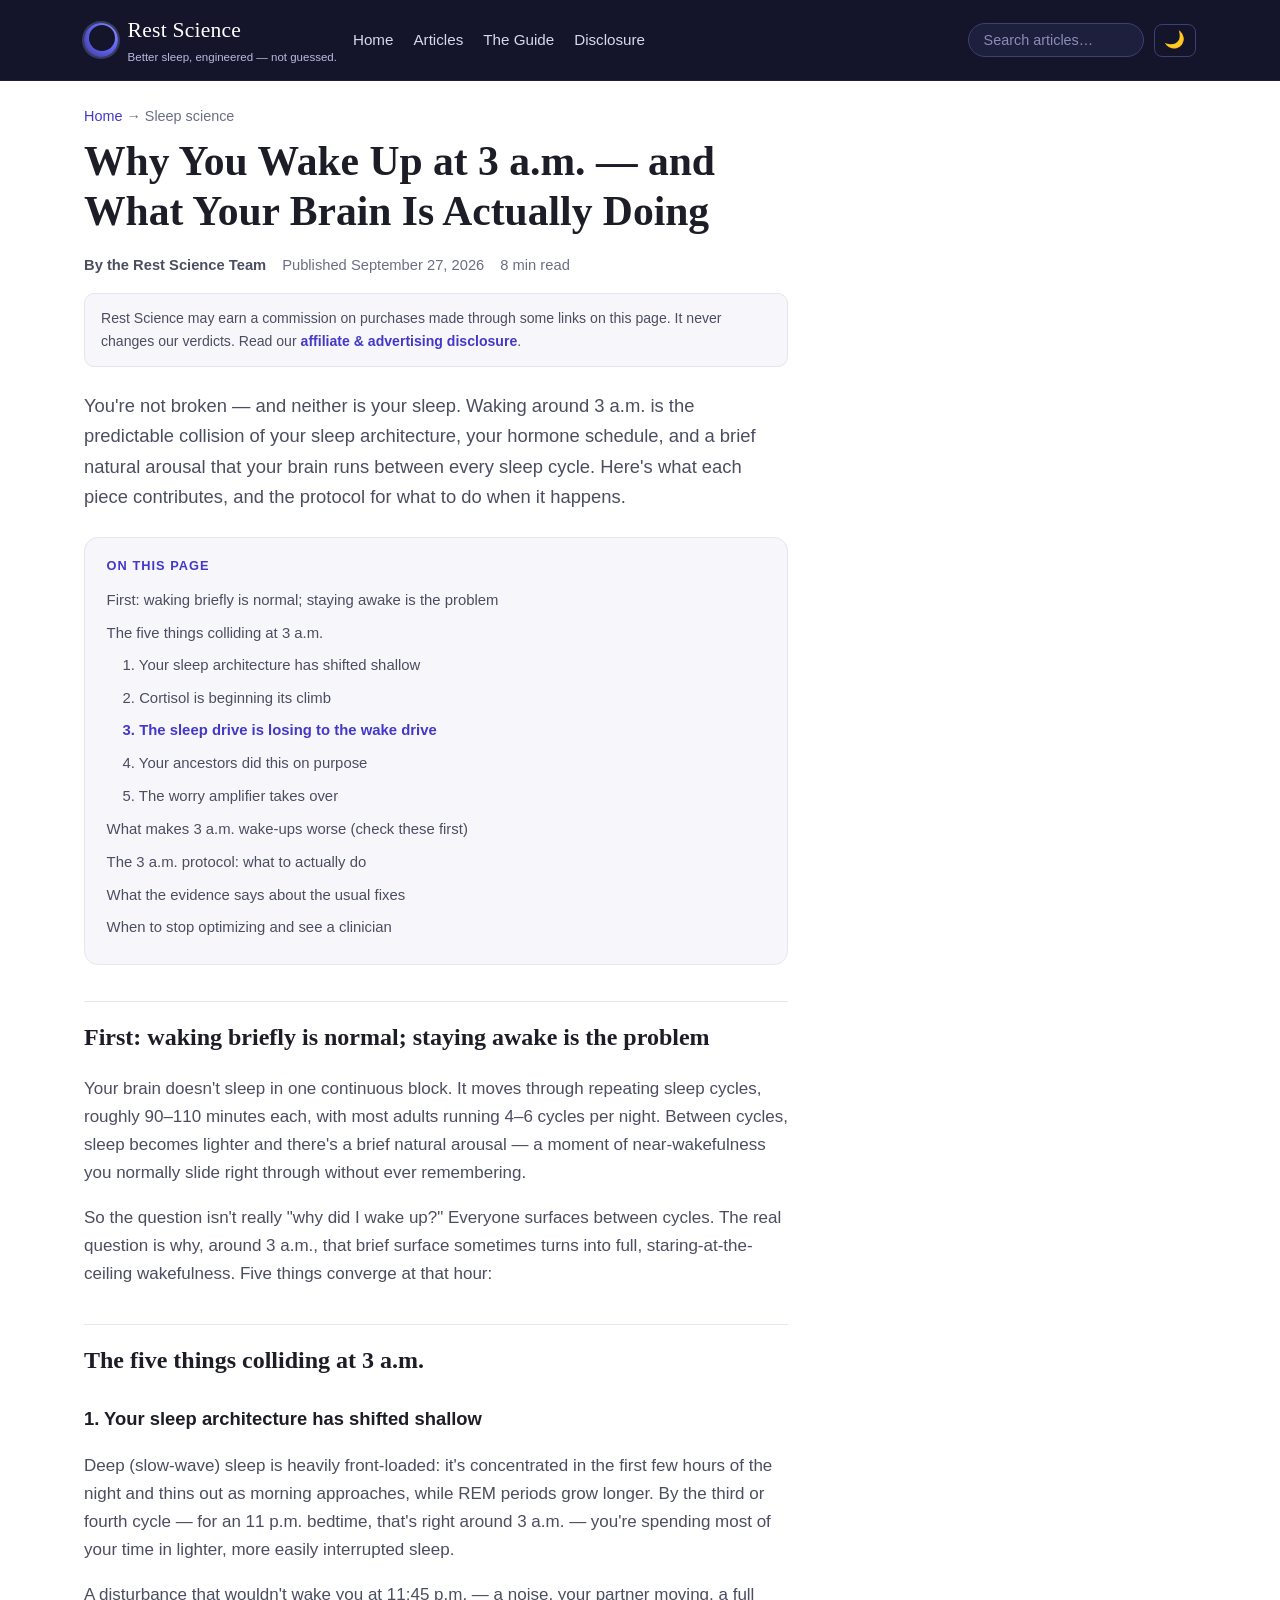
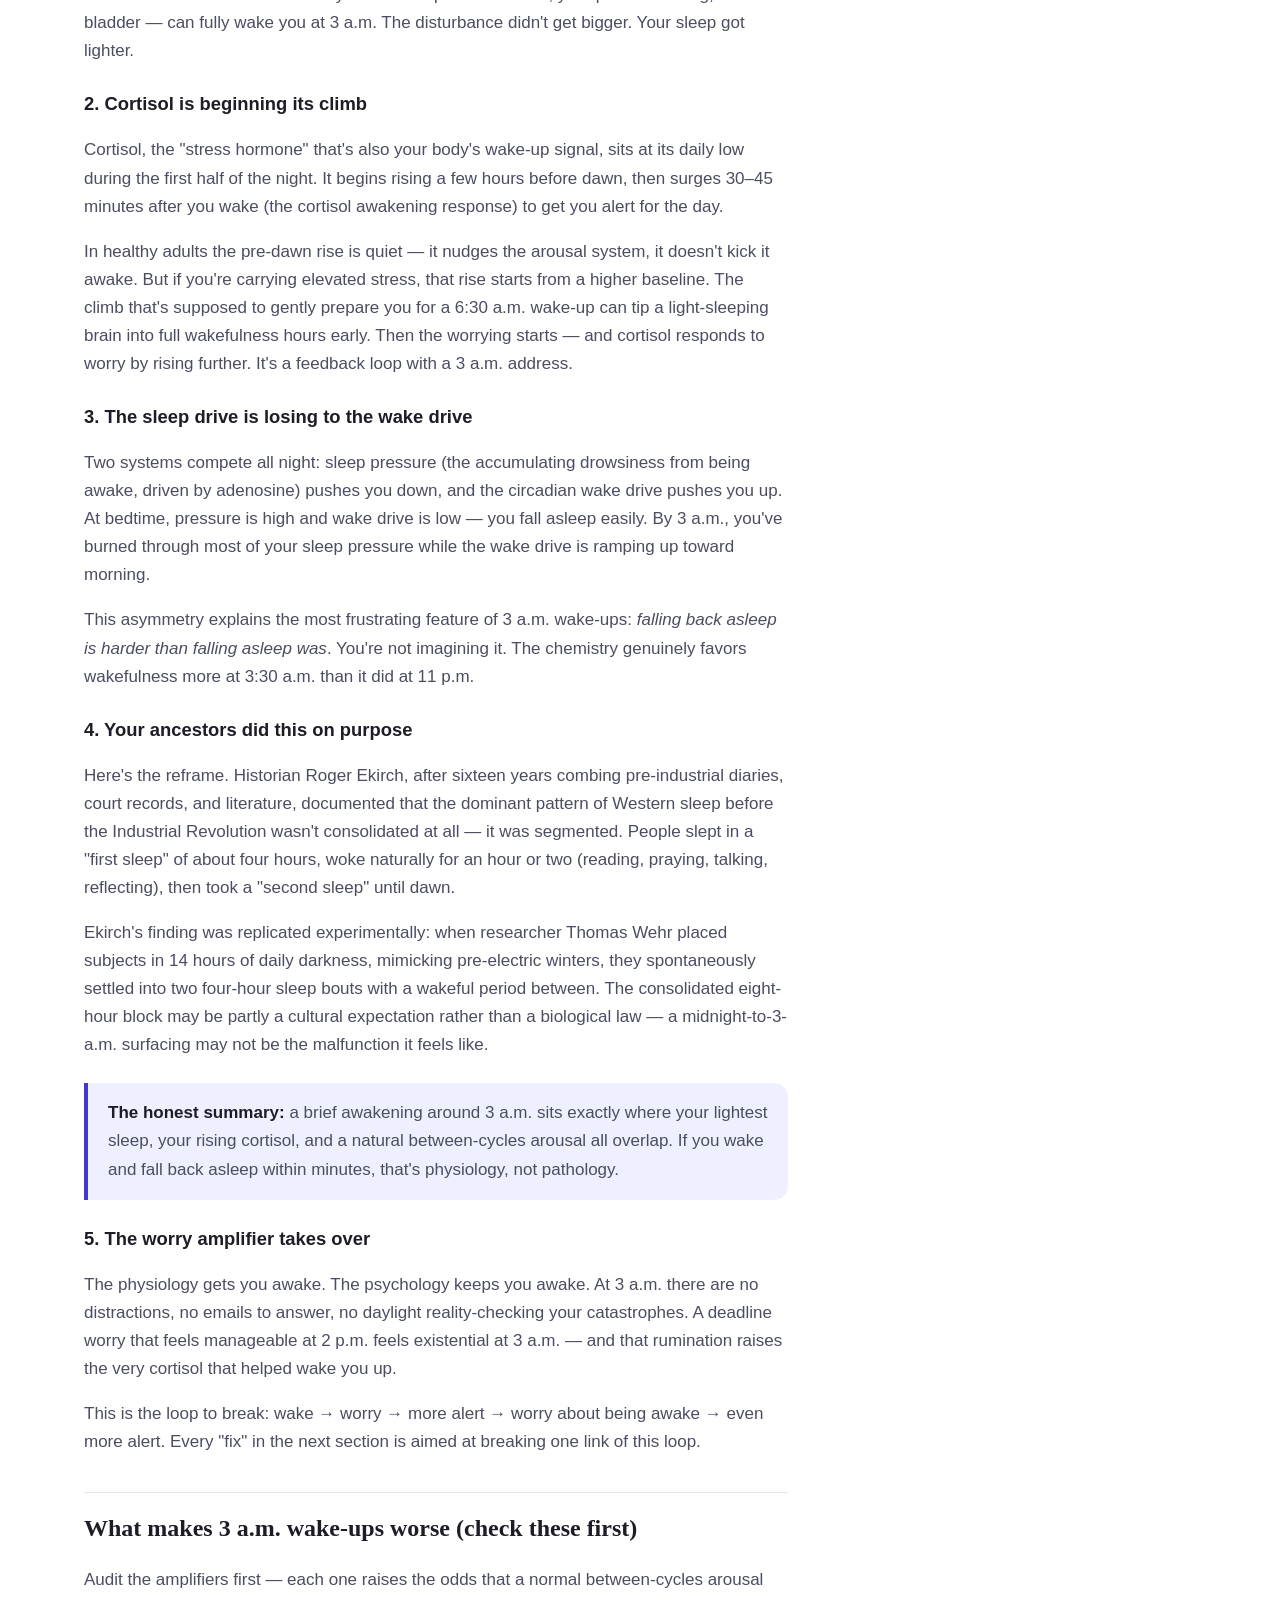
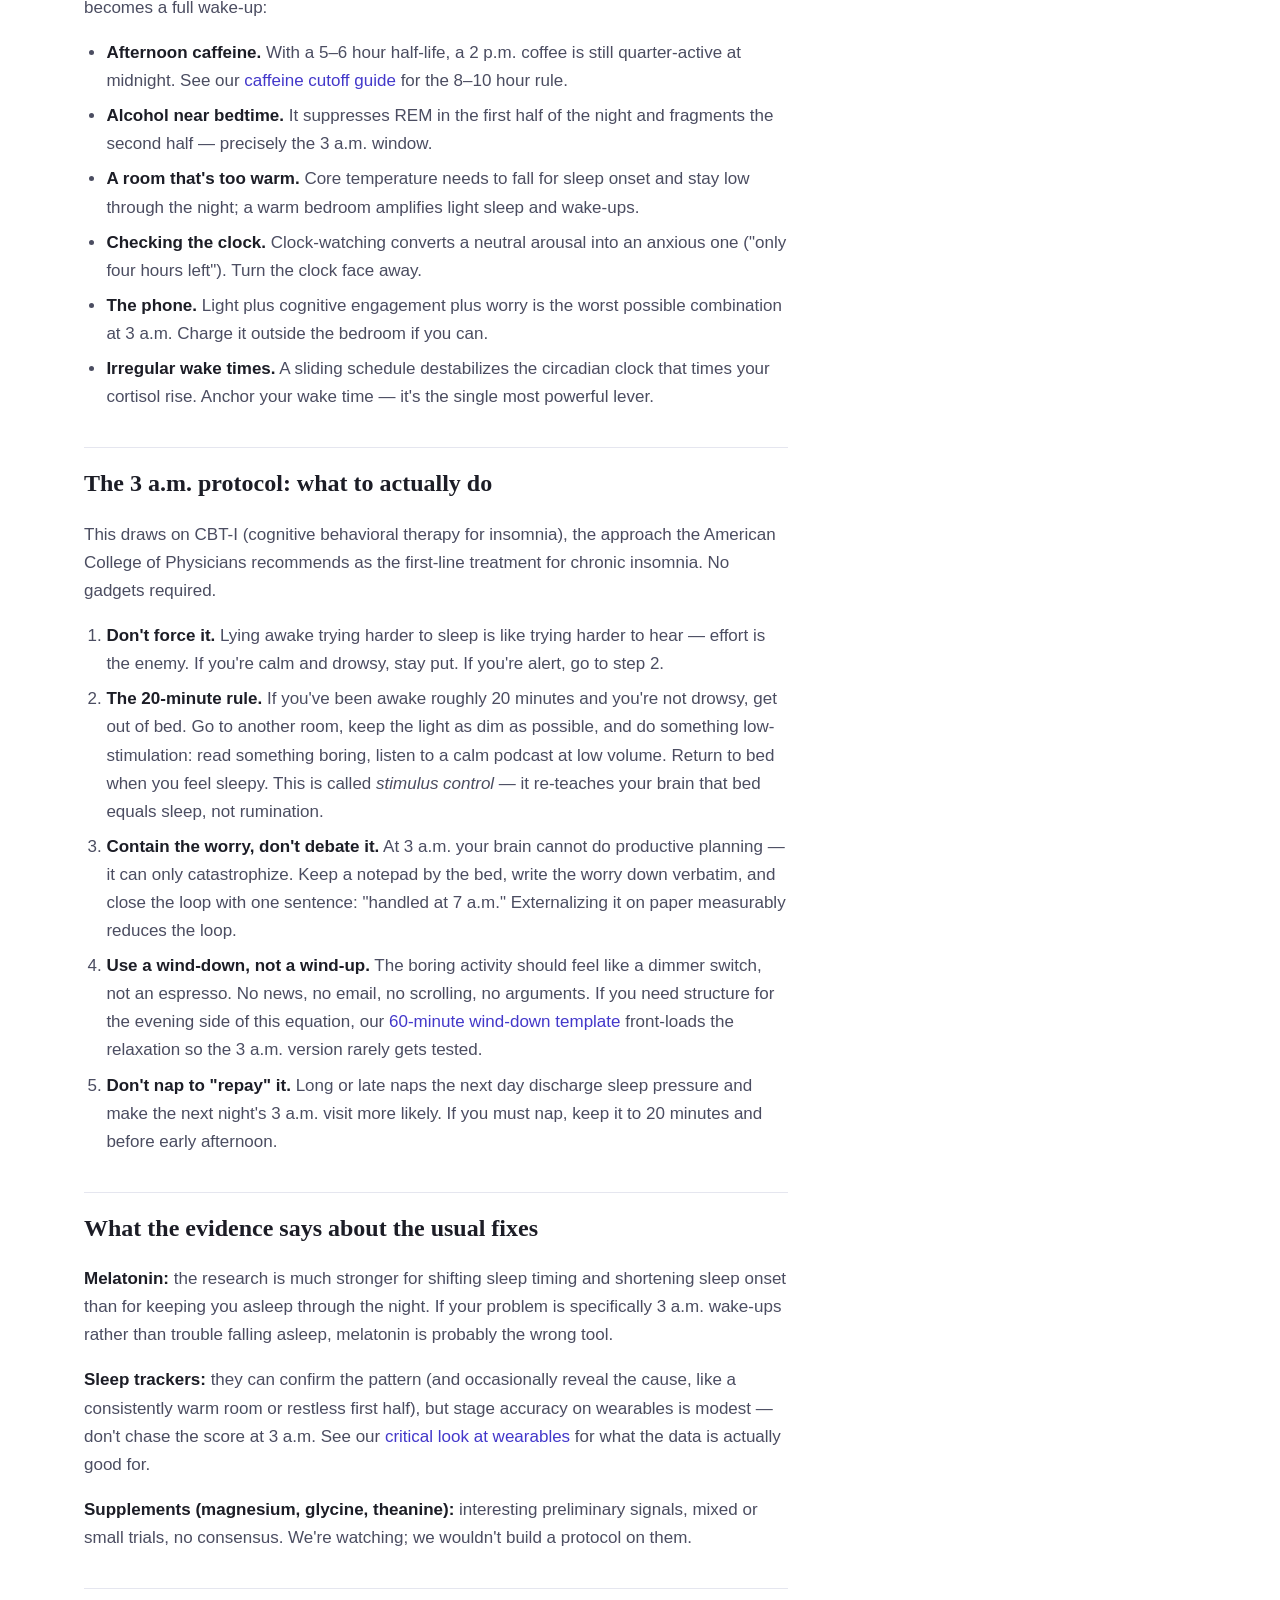
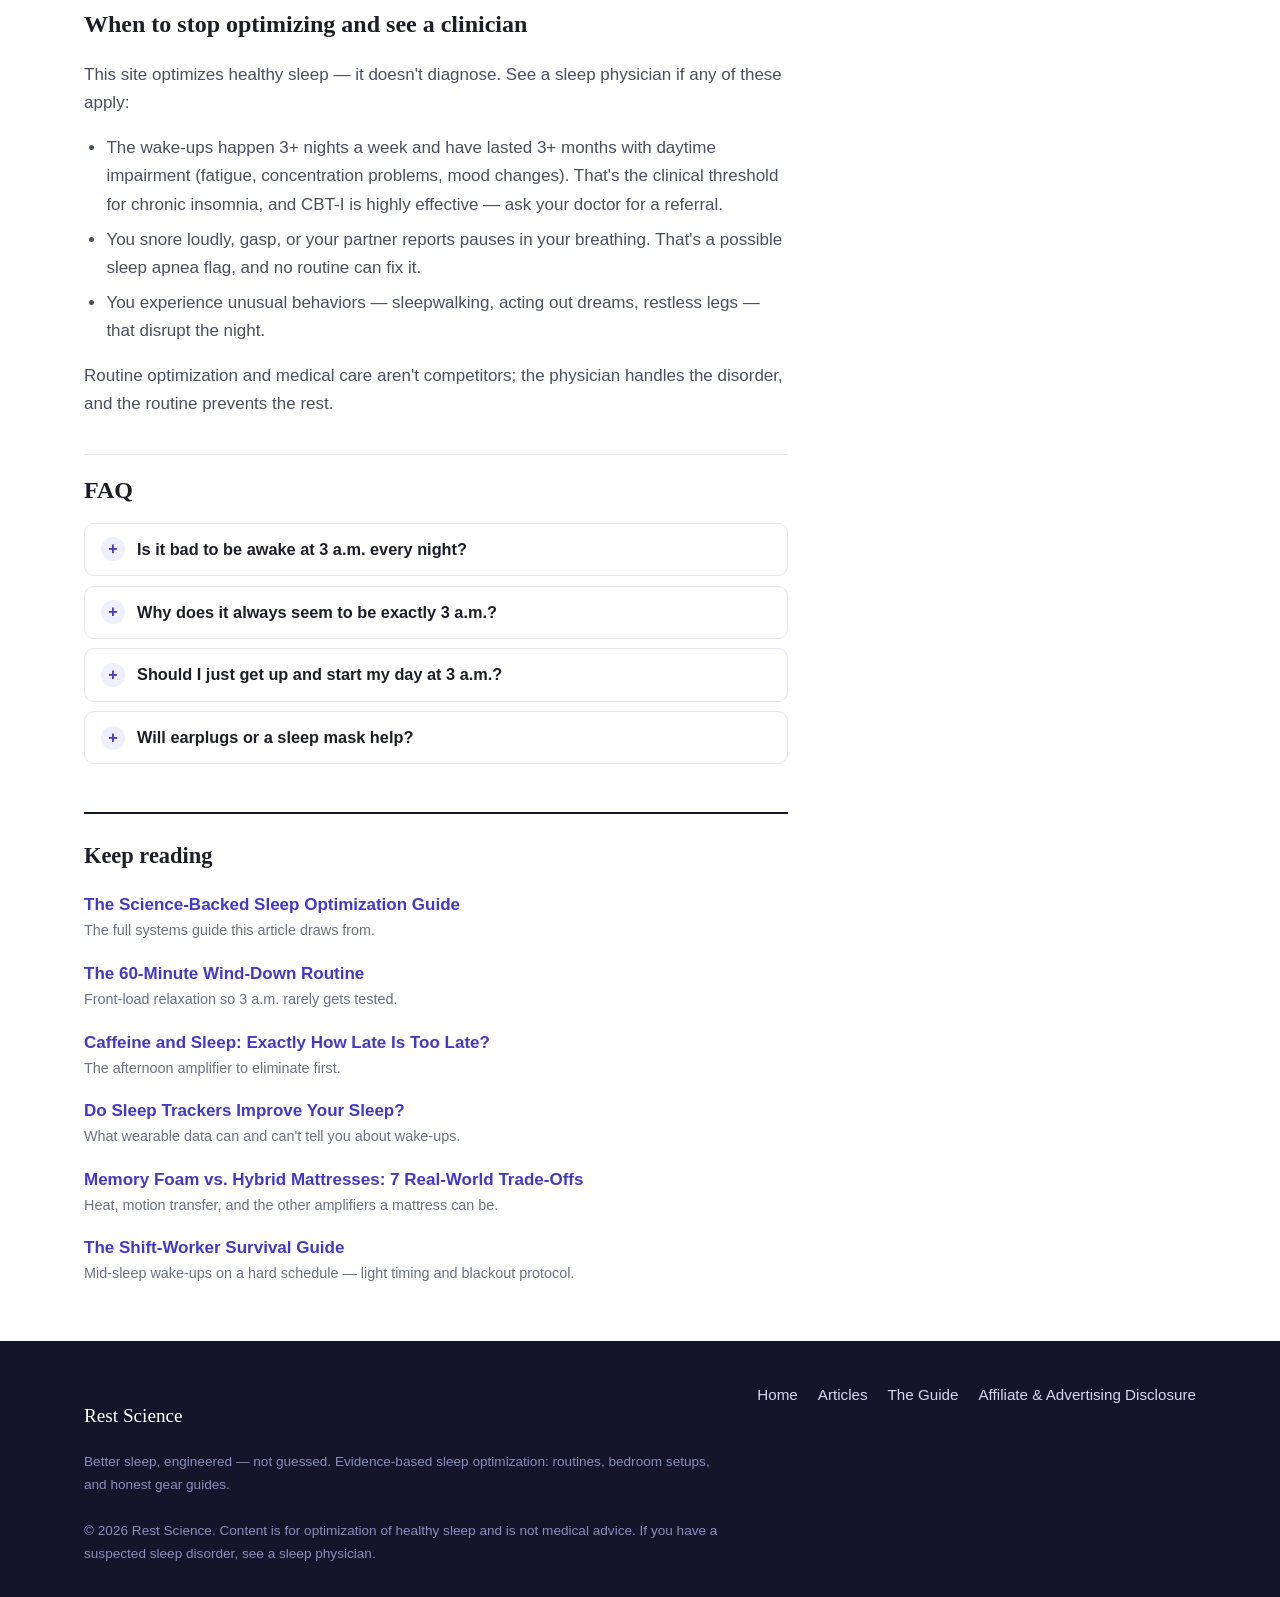
<file: articles/why-you-wake-up-at-3am-and-what-your-brain-is-actually-doing.html>
<!DOCTYPE html>
<html lang="en">
<head>
  <meta charset="utf-8">
  <meta name="viewport" content="width=device-width, initial-scale=1">
  <title>Why You Wake Up at 3 A.M.: What's Happening | Rest Science</title>
  <meta name="description" content="Waking up at 3 a.m.? It's sleep architecture, rising cortisol, and a natural between-cycles arousal colliding — plus the protocol for falling back asleep.">
  <meta property="og:title" content="Why You Wake Up at 3 A.M.: The Science Explained">
  <meta property="og:description" content="Your brain, hormones, and sleep cycles converge around 3 a.m. Here's the physiology — and the protocol for falling back asleep.">
  <meta property="og:type" content="article">
  <meta property="og:url" content="https://sleep-optimization.pages.dev/articles/why-you-wake-up-at-3am-and-what-your-brain-is-actually-doing.html">
  <!-- MEDIVAVINE/JOURNEY: paste ad network script here -->
  <link rel="stylesheet" href="../styles.css">
  <link rel="icon" href="data:image/svg+xml,<svg xmlns='http://www.w3.org/2000/svg' viewBox='0 0 100 100'><circle cx='50' cy='50' r='44' fill='%234338ca'/><path d='M64 22a30 30 0 1 0 14 56 34 34 0 0 1-14-56z' fill='%2314142b'/></svg>">
</head>
<body>
  <a class="skip-link" href="#main-content">Skip to content</a>
  <header class="site-header">
    <div class="wrap">
      <a class="brand" href="../index.html" aria-label="Rest Science home">
        <span class="brand-mark" aria-hidden="true"></span>
        <span>
          <span class="brand-name">Rest Science</span>
          <span class="brand-tag">Better sleep, engineered — not guessed.</span>
        </span>
      </a>
            <nav class="main-nav" id="mainNav" aria-label="Main navigation">
        <ul>
          <li><a href="../index.html">Home</a></li>
          <li><a href="../index.html#articles">Articles</a></li>
          <li><a href="the-science-backed-sleep-optimization-guide.html">The Guide</a></li>
          <li><a href="../disclosure.html">Disclosure</a></li>
        </ul>
      </nav>
      <div class="header-actions">
        <div class="site-search">
          <input type="search" id="siteSearch" placeholder="Search articles&hellip;" autocomplete="off" aria-label="Search articles">
          <ul class="search-results" id="searchResults" role="listbox" aria-label="Search results" hidden></ul>
        </div>
        <button class="theme-toggle" id="themeToggle" aria-label="Switch to dark mode" aria-pressed="false">&#x1F319;</button>
        <button class="nav-toggle" aria-label="Toggle navigation" aria-expanded="false" aria-controls="mainNav">☰</button>
      </div>
    </div>
  </header>

  <main id="main-content">
    <div class="wrap">
      <p class="breadcrumb"><a href="../index.html">Home</a> → Sleep science</p>
      <article class="article-body">
        <h1>Why You Wake Up at 3 a.m. — and What Your Brain Is Actually Doing</h1>
        <div class="byline">
          <span class="author">By the Rest Science Team</span>
          <time datetime="2026-09-27">Published September 27, 2026</time>
          <span class="read-time">8 min read</span>
        </div>
        <p class="disclosure-notice">Rest Science may earn a commission on purchases made through some links on this page. It never changes our verdicts. Read our <a href="../disclosure.html">affiliate &amp; advertising disclosure</a>.</p>
        <p class="lede">You're not broken — and neither is your sleep. Waking around 3 a.m. is the predictable collision of your sleep architecture, your hormone schedule, and a brief natural arousal that your brain runs between every sleep cycle. Here's what each piece contributes, and the protocol for what to do when it happens.</p>

        <h2>First: waking briefly is normal; staying awake is the problem</h2>
        <p>Your brain doesn't sleep in one continuous block. It moves through repeating sleep cycles, roughly 90–110 minutes each, with most adults running 4–6 cycles per night. Between cycles, sleep becomes lighter and there's a brief natural arousal — a moment of near-wakefulness you normally slide right through without ever remembering.</p>
        <p>So the question isn't really "why did I wake up?" Everyone surfaces between cycles. The real question is why, around 3 a.m., that brief surface sometimes turns into full, staring-at-the-ceiling wakefulness. Five things converge at that hour:</p>

        <h2>The five things colliding at 3 a.m.</h2>

        <h3>1. Your sleep architecture has shifted shallow</h3>
        <p>Deep (slow-wave) sleep is heavily front-loaded: it's concentrated in the first few hours of the night and thins out as morning approaches, while REM periods grow longer. By the third or fourth cycle — for an 11 p.m. bedtime, that's right around 3 a.m. — you're spending most of your time in lighter, more easily interrupted sleep.</p>
        <p>A disturbance that wouldn't wake you at 11:45 p.m. — a noise, your partner moving, a full bladder — can fully wake you at 3 a.m. The disturbance didn't get bigger. Your sleep got lighter.</p>

        <h3>2. Cortisol is beginning its climb</h3>
        <p>Cortisol, the "stress hormone" that's also your body's wake-up signal, sits at its daily low during the first half of the night. It begins rising a few hours before dawn, then surges 30–45 minutes after you wake (the cortisol awakening response) to get you alert for the day.</p>
        <p>In healthy adults the pre-dawn rise is quiet — it nudges the arousal system, it doesn't kick it awake. But if you're carrying elevated stress, that rise starts from a higher baseline. The climb that's supposed to gently prepare you for a 6:30 a.m. wake-up can tip a light-sleeping brain into full wakefulness hours early. Then the worrying starts — and cortisol responds to worry by rising further. It's a feedback loop with a 3 a.m. address.</p>

        <h3>3. The sleep drive is losing to the wake drive</h3>
        <p>Two systems compete all night: sleep pressure (the accumulating drowsiness from being awake, driven by adenosine) pushes you down, and the circadian wake drive pushes you up. At bedtime, pressure is high and wake drive is low — you fall asleep easily. By 3 a.m., you've burned through most of your sleep pressure while the wake drive is ramping up toward morning.</p>
        <p>This asymmetry explains the most frustrating feature of 3 a.m. wake-ups: <em>falling back asleep is harder than falling asleep was</em>. You're not imagining it. The chemistry genuinely favors wakefulness more at 3:30 a.m. than it did at 11 p.m.</p>

        <h3>4. Your ancestors did this on purpose</h3>
        <p>Here's the reframe. Historian Roger Ekirch, after sixteen years combing pre-industrial diaries, court records, and literature, documented that the dominant pattern of Western sleep before the Industrial Revolution wasn't consolidated at all — it was segmented. People slept in a "first sleep" of about four hours, woke naturally for an hour or two (reading, praying, talking, reflecting), then took a "second sleep" until dawn.</p>
        <p>Ekirch's finding was replicated experimentally: when researcher Thomas Wehr placed subjects in 14 hours of daily darkness, mimicking pre-electric winters, they spontaneously settled into two four-hour sleep bouts with a wakeful period between. The consolidated eight-hour block may be partly a cultural expectation rather than a biological law — a midnight-to-3-a.m. surfacing may not be the malfunction it feels like.</p>

        <div class="callout">
          <p><strong>The honest summary:</strong> a brief awakening around 3 a.m. sits exactly where your lightest sleep, your rising cortisol, and a natural between-cycles arousal all overlap. If you wake and fall back asleep within minutes, that's physiology, not pathology.</p>
        </div>

        <h3>5. The worry amplifier takes over</h3>
        <p>The physiology gets you awake. The psychology keeps you awake. At 3 a.m. there are no distractions, no emails to answer, no daylight reality-checking your catastrophes. A deadline worry that feels manageable at 2 p.m. feels existential at 3 a.m. — and that rumination raises the very cortisol that helped wake you up.</p>
        <p>This is the loop to break: wake → worry → more alert → worry about being awake → even more alert. Every "fix" in the next section is aimed at breaking one link of this loop.</p>

        <h2>What makes 3 a.m. wake-ups worse (check these first)</h2>
        <p>Audit the amplifiers first — each one raises the odds that a normal between-cycles arousal becomes a full wake-up:</p>
        <ul>
          <li><strong>Afternoon caffeine.</strong> With a 5–6 hour half-life, a 2 p.m. coffee is still quarter-active at midnight. See our <a href="caffeine-and-sleep-exactly-how-late-is-too-late.html">caffeine cutoff guide</a> for the 8–10 hour rule.</li>
          <li><strong>Alcohol near bedtime.</strong> It suppresses REM in the first half of the night and fragments the second half — precisely the 3 a.m. window.</li>
          <li><strong>A room that's too warm.</strong> Core temperature needs to fall for sleep onset and stay low through the night; a warm bedroom amplifies light sleep and wake-ups.</li>
          <li><strong>Checking the clock.</strong> Clock-watching converts a neutral arousal into an anxious one ("only four hours left"). Turn the clock face away.</li>
          <li><strong>The phone.</strong> Light plus cognitive engagement plus worry is the worst possible combination at 3 a.m. Charge it outside the bedroom if you can.</li>
          <li><strong>Irregular wake times.</strong> A sliding schedule destabilizes the circadian clock that times your cortisol rise. Anchor your wake time — it's the single most powerful lever.</li>
        </ul>

        <h2>The 3 a.m. protocol: what to actually do</h2>
        <p>This draws on CBT-I (cognitive behavioral therapy for insomnia), the approach the American College of Physicians recommends as the first-line treatment for chronic insomnia. No gadgets required.</p>
        <ol>
          <li><strong>Don't force it.</strong> Lying awake trying harder to sleep is like trying harder to hear — effort is the enemy. If you're calm and drowsy, stay put. If you're alert, go to step 2.</li>
          <li><strong>The 20-minute rule.</strong> If you've been awake roughly 20 minutes and you're not drowsy, get out of bed. Go to another room, keep the light as dim as possible, and do something low-stimulation: read something boring, listen to a calm podcast at low volume. Return to bed when you feel sleepy. This is called <em>stimulus control</em> — it re-teaches your brain that bed equals sleep, not rumination.</li>
          <li><strong>Contain the worry, don't debate it.</strong> At 3 a.m. your brain cannot do productive planning — it can only catastrophize. Keep a notepad by the bed, write the worry down verbatim, and close the loop with one sentence: "handled at 7 a.m." Externalizing it on paper measurably reduces the loop.</li>
          <li><strong>Use a wind-down, not a wind-up.</strong> The boring activity should feel like a dimmer switch, not an espresso. No news, no email, no scrolling, no arguments. If you need structure for the evening side of this equation, our <a href="the-60-minute-wind-down-routine-a-science-backed-template.html">60-minute wind-down template</a> front-loads the relaxation so the 3 a.m. version rarely gets tested.</li>
          <li><strong>Don't nap to "repay" it.</strong> Long or late naps the next day discharge sleep pressure and make the next night's 3 a.m. visit more likely. If you must nap, keep it to 20 minutes and before early afternoon.</li>
        </ol>

        <h2>What the evidence says about the usual fixes</h2>
        <p><strong>Melatonin:</strong> the research is much stronger for shifting sleep timing and shortening sleep onset than for keeping you asleep through the night. If your problem is specifically 3 a.m. wake-ups rather than trouble falling asleep, melatonin is probably the wrong tool.</p>
        <p><strong>Sleep trackers:</strong> they can confirm the pattern (and occasionally reveal the cause, like a consistently warm room or restless first half), but stage accuracy on wearables is modest — don't chase the score at 3 a.m. See our <a href="do-sleep-trackers-improve-your-sleep-a-critical-look-at-wearables.html">critical look at wearables</a> for what the data is actually good for.</p>
        <p><strong>Supplements (magnesium, glycine, theanine):</strong> interesting preliminary signals, mixed or small trials, no consensus. We're watching; we wouldn't build a protocol on them.</p>

        <h2>When to stop optimizing and see a clinician</h2>
        <p>This site optimizes healthy sleep — it doesn't diagnose. See a sleep physician if any of these apply:</p>
        <ul>
          <li>The wake-ups happen 3+ nights a week and have lasted 3+ months with daytime impairment (fatigue, concentration problems, mood changes). That's the clinical threshold for chronic insomnia, and CBT-I is highly effective — ask your doctor for a referral.</li>
          <li>You snore loudly, gasp, or your partner reports pauses in your breathing. That's a possible sleep apnea flag, and no routine can fix it.</li>
          <li>You experience unusual behaviors — sleepwalking, acting out dreams, restless legs — that disrupt the night.</li>
        </ul>
        <p>Routine optimization and medical care aren't competitors; the physician handles the disorder, and the routine prevents the rest.</p>

        <div class="faq">
          <h2>FAQ</h2>
          <h3>Is it bad to be awake at 3 a.m. every night?</h3>
          <p>The wake-up itself isn't dangerous — it's normal physiology. What matters is whether you fall back asleep reasonably and whether daytime function suffers. Persistent inability to return to sleep, night after night, is the signal to act.</p>
          <h3>Why does it always seem to be exactly 3 a.m.?</h3>
          <p>Partly real physiology (the lightest-sleep window, the cortisol ramp, the cycle timing for an ~11 p.m. bedtime) and partly confirmation bias: you remember the 3 a.m. wake-ups because you check the clock, and forget the 4:20 a.m. ones because you roll straight over.</p>
          <h3>Should I just get up and start my day at 3 a.m.?</h3>
          <p>Only if it happens consistently for weeks and you're genuinely alert and functional — which suggests your chronotype or schedule genuinely wants an earlier anchor. For most people, getting up at 3 a.m. shifts the problem earlier and shortens total sleep. Fix the wake-up first.</p>
          <h3>Will earplugs or a sleep mask help?</h3>
          <p>They reduce the small disturbances that convert arousals into full wake-ups — worthwhile if light or noise is a factor, useless against the cortisol/worry loop. Blackout conditions help; earplugs help if you're noise-sensitive.</p>
        </div>

        <section class="keep-reading" aria-label="Keep reading">
          <h2>Keep reading</h2>
          <ul>
            <li><a href="the-science-backed-sleep-optimization-guide.html">The Science-Backed Sleep Optimization Guide</a><span>The full systems guide this article draws from.</span></li>
            <li><a href="the-60-minute-wind-down-routine-a-science-backed-template.html">The 60-Minute Wind-Down Routine</a><span>Front-load relaxation so 3 a.m. rarely gets tested.</span></li>
            <li><a href="caffeine-and-sleep-exactly-how-late-is-too-late.html">Caffeine and Sleep: Exactly How Late Is Too Late?</a><span>The afternoon amplifier to eliminate first.</span></li>
            <li><a href="do-sleep-trackers-improve-your-sleep-a-critical-look-at-wearables.html">Do Sleep Trackers Improve Your Sleep?</a><span>What wearable data can and can't tell you about wake-ups.</span></li>
            <li><a href="memory-foam-vs-hybrid-mattresses-7-real-world-trade-offs.html">Memory Foam vs. Hybrid Mattresses: 7 Real-World Trade-Offs</a><span>Heat, motion transfer, and the other amplifiers a mattress can be.</span></li>
            <li><a href="the-shift-worker-survival-guide.html">The Shift-Worker Survival Guide</a><span>Mid-sleep wake-ups on a hard schedule — light timing and blackout protocol.</span></li>
          </ul>
        </section>
      </article>
    </div>
  </main>

  <footer class="site-footer">
    <div class="wrap">
      <div>
        <p class="footer-brand">Rest Science</p>
        <p class="footer-note">Better sleep, engineered — not guessed. Evidence-based sleep optimization: routines, bedroom setups, and honest gear guides.</p>
      </div>
      <nav class="footer-nav" aria-label="Footer navigation">
        <ul>
          <li><a href="../index.html">Home</a></li>
          <li><a href="../index.html#articles">Articles</a></li>
          <li><a href="the-science-backed-sleep-optimization-guide.html">The Guide</a></li>
          <li><a href="../disclosure.html">Affiliate &amp; Advertising Disclosure</a></li>
        </ul>
      </nav>
      <p class="footer-copy">© 2026 Rest Science. Content is for optimization of healthy sleep and is not medical advice. If you have a suspected sleep disorder, see a sleep physician.</p>
    </div>
  </footer>

  <script src="../assets/site.js"></script>
</body>
</html>
</file>
<file: styles.css>
/* Rest Science — sleep-optimization editorial blog styles
   Mobile-first, no frameworks. Accent: deep indigo (#4338ca). */

:root {
  --accent: #4338ca;
  --accent-dark: #3730a3;
  --accent-soft: #eef0ff;
  --ink: #1c1d26;
  --ink-soft: #4b4d61;
  --muted: #6b6e85;
  --bg: #ffffff;
  --bg-wash: #f7f7fb;
  --night: #14142b;
  --night-soft: #1e1e3d;
  --line: #e5e6ef;
  --radius: 14px;
  --maxw: 72rem;
  --maxw-article: 44rem;
  --font: -apple-system, BlinkMacSystemFont, "Segoe UI", Inter, Roboto,
    "Helvetica Neue", Arial, sans-serif;
  --serif: Georgia, "Times New Roman", "Noto Serif", serif;
}

* { box-sizing: border-box; }
html { scroll-behavior: smooth; }
body {
  margin: 0;
  font-family: var(--font);
  color: var(--ink);
  background: var(--bg);
  line-height: 1.65;
  font-size: 1.0625rem;
  -webkit-font-smoothing: antialiased;
}

img, svg { max-width: 100%; height: auto; }
a { color: var(--accent); text-decoration: none; }
a:hover { text-decoration: underline; }

/* ---------- Accessibility ---------- */
.skip-link {
  position: absolute; left: 1rem; top: -100px; z-index: 100;
  background: var(--night); color: #fff;
  padding: .6rem 1rem; border-radius: 8px; font-weight: 600;
}
.skip-link:hover { text-decoration: none; }
.skip-link:focus { top: .75rem; }
a:focus-visible, button:focus-visible {
  outline: 3px solid #a5b4fc; outline-offset: 2px; border-radius: 4px;
}

.wrap { max-width: var(--maxw); margin: 0 auto; padding: 0 1.25rem; }

/* ---------- Header / nav ---------- */
.site-header {
  background: var(--night);
  color: #fff;
  position: sticky;
  top: 0;
  z-index: 50;
  border-bottom: 1px solid var(--night-soft);
}
.site-header .wrap {
  display: flex;
  align-items: center;
  justify-content: space-between;
  gap: 1rem;
  padding-top: 0.8rem;
  padding-bottom: 0.8rem;
}
.brand { display: flex; align-items: center; gap: 0.6rem; color: #fff; }
.brand:hover { text-decoration: none; }
.brand-mark {
  width: 34px; height: 34px; border-radius: 50%;
  background: radial-gradient(circle at 65% 35%, #a5b4fc 0%, #6366f1 45%, #312e81 100%);
  position: relative; flex: 0 0 auto;
  box-shadow: 0 0 0 2px rgba(165,180,252,.25);
}
.brand-mark::after { /* crescent notch */
  content: ""; position: absolute; right: 3px; top: 2px;
  width: 26px; height: 26px; border-radius: 50%;
  background: var(--night);
}
.brand-name { font-family: var(--serif); font-size: 1.35rem; letter-spacing: .01em; }
.brand-tag { display: block; font-size: .72rem; color: #b9bce0; font-family: var(--font); }

.main-nav ul {
  list-style: none; margin: 0; padding: 0;
  display: flex; gap: 1.25rem;
}
.main-nav a { color: #d6d8f2; font-size: .95rem; }
.main-nav a:hover { color: #fff; }
.nav-toggle {
  display: none;
  background: none; border: 1px solid #3d3f6e; border-radius: 8px;
  color: #fff; font-size: 1.25rem; line-height: 1;
  padding: .45rem .65rem; cursor: pointer;
}

/* ---------- Hero ---------- */
.hero {
  background: linear-gradient(160deg, var(--night) 0%, #23234d 60%, #2d2a6e 100%);
  color: #fff;
  padding: 3.5rem 0 3rem;
  position: relative;
  overflow: hidden;
}
.hero::before { /* starfield */
  content: "";
  position: absolute; inset: 0; pointer-events: none; opacity: .5;
  background-image:
    radial-gradient(1.5px 1.5px at 12% 28%, #fff 50%, transparent 51%),
    radial-gradient(1px 1px at 32% 12%, #fff 50%, transparent 51%),
    radial-gradient(1.5px 1.5px at 52% 30%, #c7d2fe 50%, transparent 51%),
    radial-gradient(1px 1px at 68% 18%, #fff 50%, transparent 51%),
    radial-gradient(2px 2px at 84% 34%, #a5b4fc 50%, transparent 51%),
    radial-gradient(1px 1px at 92% 62%, #fff 50%, transparent 51%),
    radial-gradient(1.5px 1.5px at 44% 66%, #fff 50%, transparent 51%),
    radial-gradient(1px 1px at 74% 74%, #c7d2fe 50%, transparent 51%),
    radial-gradient(1.5px 1.5px at 22% 78%, #fff 50%, transparent 51%),
    radial-gradient(1px 1px at 6% 58%, #a5b4fc 50%, transparent 51%);
}
.hero::after { /* soft moon glow */
  content: "";
  position: absolute; top: -70px; right: 5%;
  width: 190px; height: 190px; border-radius: 50%;
  background: radial-gradient(circle at 38% 35%, #f5f5ff 0%, #c7d2fe 52%, rgba(199,210,254,0) 72%);
  opacity: .28; pointer-events: none;
}
.hero-inner { position: relative; max-width: var(--maxw); margin: 0 auto; padding: 0 1.25rem; }
.hero h1 {
  font-family: var(--serif);
  font-size: clamp(2.1rem, 5vw, 3.2rem);
  margin: 0 0 .5rem; line-height: 1.15;
}
.hero .tagline { font-size: 1.2rem; color: #c7d2fe; margin: 0 0 1rem; font-style: italic; }
.hero .pitch { max-width: 40rem; color: #e3e4f7; margin: 0 0 1.75rem; }
.hero .btn-row { display: flex; flex-wrap: wrap; gap: .75rem; }

/* ---------- Buttons ---------- */
.btn {
  display: inline-block;
  background: var(--accent); color: #fff;
  padding: .7rem 1.35rem; border-radius: 999px;
  font-weight: 600; font-size: 1rem;
  border: 1px solid var(--accent);
}
.btn:hover { background: var(--accent-dark); border-color: var(--accent-dark); text-decoration: none; }
.btn-ghost {
  background: transparent; color: #fff; border: 1px solid #7c80c4;
}
.btn-ghost:hover { background: rgba(255,255,255,.08); border-color: #a5b4fc; }

/* ---------- Sections ---------- */
.section { padding: 2.75rem 0; }
.section-title {
  font-family: var(--serif);
  font-size: 1.7rem; margin: 0 0 .5rem;
}
.section-sub { color: var(--muted); margin: 0 0 1.75rem; max-width: 44rem; }

/* ---------- Cards ---------- */
.card-grid {
  display: grid;
  grid-template-columns: 1fr;
  gap: 1.25rem;
}
.card {
  border: 1px solid var(--line); border-radius: var(--radius);
  padding: 1.5rem; background: #fff;
  display: flex; flex-direction: column; gap: .5rem;
  transition: box-shadow .18s ease, transform .18s ease;
}
.card:hover { box-shadow: 0 10px 28px rgba(20,20,60,.10); transform: translateY(-2px); }
.card-kicker {
  font-size: .75rem; font-weight: 700; letter-spacing: .08em;
  text-transform: uppercase; color: var(--accent);
}
.card h3 { margin: 0; font-size: 1.22rem; line-height: 1.35; font-family: var(--serif); }
.card h3 a { color: var(--ink); }
.card h3 a:hover { color: var(--accent); }
.card p { margin: 0; color: var(--ink-soft); font-size: .98rem; flex: 1; }
.card .read-more { font-weight: 600; font-size: .95rem; margin-top: .5rem; }
.card-art {
  width: 2.75rem; height: 2.75rem; border-radius: 12px;
  background: var(--accent-soft); color: var(--accent);
  display: inline-flex; align-items: center; justify-content: center;
  margin-bottom: .25rem;
}
.card-art svg { width: 1.5rem; height: 1.5rem; }
.card-featured .card-art { background: rgba(165,180,252,.16); color: #c7d2fe; }

.card-featured {
  background: linear-gradient(150deg, var(--night) 0%, #26264f 100%);
  color: #eef0ff; border: none;
}
.card-featured h3 a { color: #fff; }
.card-featured h3 a:hover { color: #c7d2fe; }
.card-featured p { color: #c9cbe8; }
.card-featured .card-kicker { color: #a5b4fc; }
.card-featured .read-more { color: #c7d2fe; }

/* ---------- Start-here / newsletter band ---------- */
.band { background: var(--bg-wash); border-top: 1px solid var(--line); border-bottom: 1px solid var(--line); }
.start-here { max-width: var(--maxw-article); }
.start-here h2 { font-family: var(--serif); font-size: 1.7rem; margin: 0 0 .75rem; }
.start-here p { color: var(--ink-soft); }

.newsletter-card {
  border: 1px solid var(--line); border-radius: var(--radius);
  background: #fff; padding: 2rem; margin-top: 2rem;
  max-width: var(--maxw-article);
  border-left: 5px solid var(--accent);
}
.newsletter-card h2 { font-family: var(--serif); margin: 0 0 .5rem; font-size: 1.5rem; }
.newsletter-card p { margin: 0; color: var(--ink-soft); }

/* ---------- Article pages ---------- */
.breadcrumb { font-size: .9rem; color: var(--muted); margin: 1.5rem 0 .5rem; }
.breadcrumb a { color: var(--accent); }

.article-body { max-width: var(--maxw-article); }
.article-body h1 {
  font-family: var(--serif);
  font-size: clamp(1.9rem, 4.5vw, 2.6rem);
  line-height: 1.2; margin: .5rem 0 1rem;
}
.byline { display: flex; flex-wrap: wrap; gap: .5rem 1rem; color: var(--muted); font-size: .92rem; margin-bottom: 1rem; }
.byline .author { font-weight: 600; color: var(--ink-soft); }
.lede { font-size: 1.15rem; color: var(--ink-soft); margin: 0 0 1.5rem; }
.article-body h2 {
  font-family: var(--serif); font-size: 1.5rem;
  margin: 2.25rem 0 .75rem; padding-top: 1rem;
  border-top: 1px solid var(--line);
}
.article-body h3 { font-size: 1.15rem; margin: 1.5rem 0 .5rem; }
.article-body p, .article-body li { color: var(--ink-soft); }
.article-body p strong, .article-body li strong { color: var(--ink); }
.article-body ul, .article-body ol { padding-left: 1.4rem; }
.article-body li { margin-bottom: .45rem; }
.callout {
  background: var(--accent-soft); border-left: 4px solid var(--accent);
  border-radius: 0 var(--radius) var(--radius) 0;
  padding: 1rem 1.25rem; margin: 1.5rem 0;
}
.callout p { margin: 0; }
.disclosure-notice {
  font-size: .88rem; color: var(--muted);
  background: var(--bg-wash); border: 1px solid var(--line);
  border-radius: 10px; padding: .8rem 1rem; margin: 1rem 0 1.5rem;
}
.disclosure-notice a { font-weight: 600; }
.faq { margin-top: 1rem; }
.faq h3 { font-size: 1.05rem; margin: 1.1rem 0 .25rem; color: var(--ink); }
.faq p { margin: 0 0 .5rem; }

.keep-reading { margin-top: 3rem; padding-top: 1.5rem; border-top: 2px solid var(--night); }
.keep-reading h2 { font-family: var(--serif); font-size: 1.4rem; margin: 0 0 1rem; border: none; padding: 0; }
.keep-reading ul { list-style: none; padding: 0; margin: 0; display: grid; gap: .6rem; }
.keep-reading li a { font-weight: 600; }
.keep-reading li span { display: block; color: var(--muted); font-size: .9rem; font-weight: 400; }

/* ---------- Disclosure ---------- */
.disclosure-body { max-width: var(--maxw-article); }
.disclosure-body h1 { font-family: var(--serif); font-size: 2.1rem; margin: 1rem 0; }
.disclosure-body h2 { font-size: 1.3rem; margin: 2rem 0 .5rem; }
.disclosure-body p, .disclosure-body li { color: var(--ink-soft); }

/* ---------- Footer ---------- */
.site-footer {
  background: var(--night); color: #b9bce0;
  padding: 2.5rem 0 2rem; margin-top: 3rem;
}
.site-footer .wrap { display: grid; gap: 1.5rem; }
.footer-nav ul { list-style: none; margin: 0; padding: 0; display: flex; flex-wrap: wrap; gap: 1.25rem; }
.footer-nav a { color: #d6d8f2; font-size: .95rem; }
.footer-brand { font-family: var(--serif); color: #fff; font-size: 1.2rem; }
.footer-note { font-size: .85rem; color: #8a8db8; margin: 0; }
.footer-copy { font-size: .85rem; color: #8a8db8; margin: 0; }

/* ---------- Tablet / desktop ---------- */
@media (min-width: 560px) {
  .card-grid { grid-template-columns: repeat(2, 1fr); }
}
@media (min-width: 960px) {
  .card-grid { grid-template-columns: repeat(3, 1fr); }
  .site-footer .wrap { grid-template-columns: 1fr auto; align-items: start; }
}

@media (max-width: 720px) {
  .nav-toggle { display: block; }
  .main-nav {
    display: none;
    position: absolute; top: 100%; left: 0; right: 0;
    background: var(--night-soft);
    border-bottom: 1px solid #2c2d58;
    padding: .5rem 1.25rem 1rem;
  }
  .main-nav.open { display: block; }
  .main-nav ul { flex-direction: column; gap: .75rem; }
  .site-header { position: relative; }
  .site-header .wrap { position: relative; }
}
@media (prefers-reduced-motion: reduce) {
  html { scroll-behavior: auto; }
  * { transition: none !important; }
}

/* ---------- Header actions: search + theme toggle ---------- */
.header-actions {
  display: flex; align-items: center; gap: .6rem;
  margin-left: auto;
}
.site-search { position: relative; }
.site-search input[type="search"] {
  width: 11rem; max-width: 32vw;
  background: var(--night-soft);
  border: 1px solid #3d3f6e; border-radius: 999px;
  color: #fff; font-size: .9rem;
  padding: .5rem .9rem;
}
.site-search input[type="search"]::placeholder { color: #8a8db8; }
.site-search input[type="search"]:focus {
  outline: 3px solid #a5b4fc; outline-offset: 1px;
  border-color: #a5b4fc; background: #24244f;
}
.search-results {
  position: absolute; top: calc(100% + .5rem); right: 0;
  width: min(22rem, 80vw); max-height: 24rem; overflow: auto;
  list-style: none; margin: 0; padding: .4rem;
  background: #fff; color: var(--ink);
  border: 1px solid var(--line); border-radius: 12px;
  box-shadow: 0 16px 40px rgba(20,20,60,.22);
  z-index: 60; text-align: left;
}
.search-results li { border-radius: 8px; }
.search-results a {
  display: block; padding: .6rem .75rem; color: var(--ink);
}
.search-results a:hover { background: var(--accent-soft); text-decoration: none; }
.search-result-title { display: block; font-weight: 700; font-size: .95rem; }
.search-result-excerpt { display: block; font-size: .83rem; color: var(--muted); margin-top: .15rem; }
.search-no-results { padding: .8rem; color: var(--muted); font-size: .9rem; }

.theme-toggle {
  background: none; border: 1px solid #3d3f6e; border-radius: 8px;
  color: #fff; font-size: 1.05rem; line-height: 1;
  padding: .45rem .6rem; cursor: pointer;
}
.theme-toggle:hover { background: rgba(255,255,255,.08); }

/* ---------- Reading progress bar ---------- */
.reading-progress {
  position: fixed; top: 0; left: 0; right: 0; height: 4px;
  z-index: 80; pointer-events: none;
}
.reading-progress-bar {
  height: 100%; background: var(--accent);
  transform: scaleX(0); transform-origin: 0 50%;
}

/* ---------- Article table of contents ---------- */
.toc {
  background: var(--bg-wash);
  border: 1px solid var(--line); border-radius: var(--radius);
  padding: 1.1rem 1.35rem; margin: 1.5rem 0;
}
.toc-title {
  font-size: .8rem !important; font-weight: 700 !important;
  letter-spacing: .08em; text-transform: uppercase;
  color: var(--accent) !important;
  margin: 0 0 .6rem !important; padding: 0 !important; border: none !important;
  font-family: var(--font) !important;
}
.toc ul { list-style: none; margin: 0; padding: 0; }
.toc ul ul { margin: .25rem 0 .25rem 1rem; }
.toc li { margin-bottom: .3rem; }
.toc a { color: var(--ink-soft); font-size: .93rem; }
.toc a:hover { color: var(--accent); }
.toc a[aria-current="true"] {
  color: var(--accent); font-weight: 700;
}

/* ---------- FAQ accordions ---------- */
.faq-item {
  border: 1px solid var(--line); border-radius: 10px;
  margin-bottom: .6rem; overflow: hidden; background: #fff;
}
.faq-question {
  width: 100%; text-align: left;
  background: none; border: none; cursor: pointer;
  font-size: 1.02rem; font-weight: 700; color: var(--ink);
  padding: .85rem 1rem; display: flex; gap: .75rem; align-items: center;
}
.faq-question::before {
  content: "+"; flex: 0 0 auto;
  width: 1.5rem; height: 1.5rem; border-radius: 50%;
  background: var(--accent-soft); color: var(--accent);
  display: inline-flex; align-items: center; justify-content: center;
  font-weight: 700; font-size: 1rem;
}
.faq-question[aria-expanded="true"]::before { content: "\2212"; }
.faq-answer { padding: 0 1rem .9rem 3.25rem; }
.faq-answer p { margin: 0; color: var(--ink-soft); }

/* ---------- Sortable tables ---------- */
table.sortable { border-collapse: collapse; width: 100%; margin: 1.5rem 0; font-size: .95rem; }
table.sortable th, table.sortable td {
  border: 1px solid var(--line); padding: .6rem .8rem; text-align: left;
}
table.sortable thead th {
  background: var(--bg-wash); cursor: pointer; user-select: none;
  white-space: nowrap; position: relative; padding-right: 1.6rem;
}
table.sortable thead th:hover { background: var(--accent-soft); }
table.sortable thead th::after {
  content: "\2195"; position: absolute; right: .6rem; color: var(--muted);
}
table.sortable thead th[aria-sort="ascending"]::after { content: "\2191"; color: var(--accent); }
table.sortable thead th[aria-sort="descending"]::after { content: "\2193"; color: var(--accent); }

/* ---------- Back to top ---------- */
.back-to-top {
  position: fixed; right: 1.25rem; bottom: 1.25rem; z-index: 70;
  width: 2.9rem; height: 2.9rem; border-radius: 50%;
  background: var(--accent); color: #fff; border: none;
  font-size: 1.3rem; line-height: 1; cursor: pointer;
  box-shadow: 0 8px 22px rgba(20,20,60,.28);
}
.back-to-top:hover { background: var(--accent-dark); }

/* ---------- Dark theme ---------- */
[data-theme="dark"] {
  --bg: #101126;
  --bg-wash: #171838;
  --ink: #e9eaf7;
  --ink-soft: #c6c9e2;
  --muted: #9a9ec4;
  --line: #2b2c5c;
  --accent-soft: #23245a;
}
[data-theme="dark"] body { background: var(--bg); color: var(--ink); }
[data-theme="dark"] .card,
[data-theme="dark"] .newsletter-card,
[data-theme="dark"] .faq-item,
[data-theme="dark"] .search-results { background: #1a1b3d; border-color: var(--line); }
[data-theme="dark"] .card h3 a { color: #fff; }
[data-theme="dark"] .search-results a { color: var(--ink); }
[data-theme="dark"] .search-results a:hover { background: #24245c; }
[data-theme="dark"] .search-results .search-result-excerpt { color: var(--muted); }
[data-theme="dark"] .article-body p strong, [data-theme="dark"] .article-body li strong { color: var(--ink); }
[data-theme="dark"] .faq-question { color: var(--ink); }
[data-theme="dark"] .faq-answer p { color: var(--ink-soft); }
[data-theme="dark"] .disclosure-notice { background: var(--bg-wash); }
[data-theme="dark"] table.sortable thead th { background: #20214a; }

@media (max-width: 720px) {
  .site-search input[type="search"] { width: 8.5rem; }
  .header-actions { gap: .45rem; }
}
</file>
